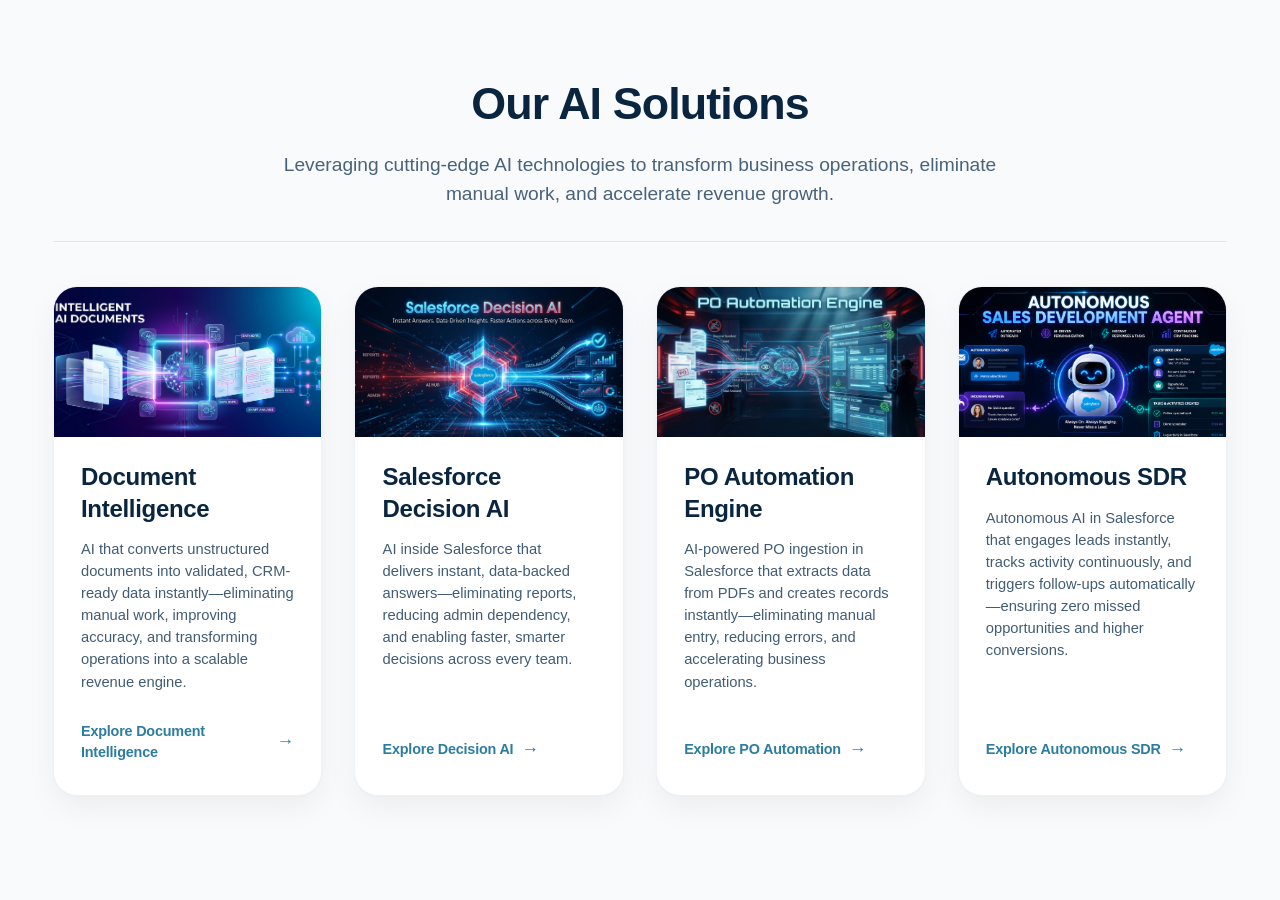
<file: index.html>
<!DOCTYPE html>
<html lang="en">
<head>
  <meta charset="UTF-8">
  <meta name="viewport" content="width=device-width, initial-scale=1.0, user-scalable=yes, maximum-scale=1.5">
  <title>AI Transformation Solutions | Document Intelligence & Salesforce AI</title>
  <style>
    * {
      margin: 0;
      padding: 0;
      box-sizing: border-box;
    }

    body {
      font-family: 'Inter', -apple-system, BlinkMacSystemFont, 'Segoe UI', Roboto, Helvetica, Arial, sans-serif;
      background: #f8fafc;
      color: #0a2540;
      line-height: 1.4;
      display: flex;
      justify-content: center;
      align-items: center;
      min-height: 100vh;
      padding: 1.8rem;
    }

    .container {
      max-width: 1350px;
      width: 100%;
      margin: 0 auto;
      padding: 2rem 1.5rem 3.5rem;
    }

    .main-title {
      font-size: 2.8rem;
      font-weight: 700;
      letter-spacing: -0.02em;
      color: #0a2540;
      margin-bottom: 1rem;
      text-align: center;
    }

    .tagline {
      text-align: center;
      font-size: 1.2rem;
      color: #4a627a;
      max-width: 750px;
      margin: 0 auto 2rem auto;
      font-weight: 450;
      line-height: 1.5;
    }

    .section-separator {
      width: 100%;
      height: 1px;
      background: #e2e8f0;
      margin: 1.2rem 0 2.8rem 0;
    }

    /* 4 cards grid – adapts to 2 per row on smaller screens, 4 columns on wide */
    .solutions-grid {
      display: grid;
      grid-template-columns: repeat(4, 1fr);
      gap: 2rem;
      margin: 2rem 0 0.5rem;
    }

    .solution-card {
      background: #ffffff;
      border-radius: 1.5rem;
      overflow: hidden;
      box-shadow: 0 12px 30px rgba(0, 0, 0, 0.05), 0 1px 2px rgba(0, 0, 0, 0.02);
      transition: all 0.25s ease;
      border: 1px solid #eef2f6;
      cursor: pointer;
      display: flex;
      flex-direction: column;
    }

    .solution-card:hover {
      transform: translateY(-6px);
      box-shadow: 0 24px 40px -16px rgba(0, 0, 0, 0.12);
      border-color: #dce5ec;
    }

    /* card top image */
    .card-image {
      width: 100%;
      height: 150px;
      object-fit: cover;
      display: block;
      background: #e9edf2;
      transition: transform 0.35s ease;
    }

    .solution-card:hover .card-image {
      transform: scale(1.03);
    }

    .card-content {
      padding: 1.5rem 1.7rem 2rem 1.7rem;
      display: flex;
      flex-direction: column;
      flex: 1;
    }

    .solution-card h3 {
      font-size: 1.5rem;
      font-weight: 700;
      margin-bottom: 0.9rem;
      color: #0a2540;
      letter-spacing: -0.3px;
      line-height: 1.3;
    }

    .solution-card p {
      font-size: 0.92rem;
      color: #425c74;
      line-height: 1.5;
      margin-bottom: 1.8rem;
      flex: 1;
    }

    .explore-link {
      display: inline-flex;
      align-items: center;
      gap: 0.5rem;
      font-weight: 600;
      font-size: 0.9rem;
      color: #2c7da0;
      text-decoration: none;
      border-bottom: 1.5px solid transparent;
      transition: 0.2s;
      letter-spacing: -0.2px;
      margin-top: auto;
      width: fit-content;
    }

    .explore-link:hover {
      color: #1f5e7e;
      gap: 0.7rem;
    }

    .explore-link span {
      font-size: 1.1rem;
      transition: transform 0.15s;
    }

    .explore-link:hover span {
      transform: translateX(3px);
    }

    /* Responsive adjustments */
    @media (max-width: 1100px) {
      .solutions-grid {
        grid-template-columns: repeat(2, 1fr);
        gap: 1.8rem;
      }
      .main-title {
        font-size: 2.4rem;
      }
    }

    @media (max-width: 640px) {
      .solutions-grid {
        grid-template-columns: 1fr;
        max-width: 480px;
        margin-left: auto;
        margin-right: auto;
      }
      .solution-card h3 {
        font-size: 1.5rem;
      }
      .main-title {
        font-size: 1.9rem;
      }
      .tagline {
        font-size: 1rem;
      }
      .card-image {
        height: 170px;
      }
    }

    /* Toast notification style */
    .nav-toast {
      position: fixed;
      bottom: 28px;
      left: 50%;
      transform: translateX(-50%);
      background: #1f2e3a;
      color: white;
      padding: 10px 24px;
      border-radius: 60px;
      font-size: 0.85rem;
      font-weight: 500;
      z-index: 1000;
      box-shadow: 0 8px 20px rgba(0,0,0,0.2);
      backdrop-filter: blur(8px);
      background: rgba(15, 35, 50, 0.92);
      letter-spacing: -0.2px;
      pointer-events: none;
      opacity: 0;
      transition: opacity 0.2s;
      white-space: nowrap;
    }

    @media (max-width: 560px) {
      .nav-toast {
        white-space: normal;
        text-align: center;
        width: 85%;
        font-size: 0.75rem;
      }
    }

    .container {
      animation: fadeIn 0.5s ease;
    }

    @keyframes fadeIn {
      from { opacity: 0; transform: translateY(8px); }
      to { opacity: 1; transform: translateY(0); }
    }
  </style>
</head>
<body>
<div class="container">
  <h1 class="main-title">Our AI Solutions</h1>
  <div class="tagline">Leveraging cutting-edge AI technologies to transform business operations, eliminate manual work, and accelerate revenue growth.</div>
  
  <div class="section-separator"></div>

  <!-- 4 new cards exactly as requested -->
  <div class="solutions-grid">
    <!-- Card 1: Document Intelligence -->
    <div class="solution-card" data-solution-type="document-intelligence">
      <img class="card-image" src="solution1.png" alt="Document Intelligence AI processing" loading="lazy">
      <div class="card-content">
        <h3>Document Intelligence</h3>
        <p>AI that converts unstructured documents into validated, CRM-ready data instantly—eliminating manual work, improving accuracy, and transforming operations into a scalable revenue engine.</p>
        <a href="solution1.html" class="explore-link" data-solution="doc-intel">Explore Document Intelligence <span>→</span></a>
      </div>
    </div>

    <!-- Card 2: Salesforce Decision AI -->
    <div class="solution-card" data-solution-type="salesforce-decision-ai">
      <img class="card-image" src="solution2.png" alt="Salesforce Decision AI dashboard" loading="lazy">
      <div class="card-content">
        <h3>Salesforce Decision AI</h3>
        <p>AI inside Salesforce that delivers instant, data-backed answers—eliminating reports, reducing admin dependency, and enabling faster, smarter decisions across every team.</p>
        <a href="solution%202.html" class="explore-link" data-solution="decision-ai">Explore Decision AI <span>→</span></a>
      </div>
    </div>

    <!-- Card 3: PO Automation Engine -->
    <div class="solution-card" data-solution-type="po-automation">
      <img class="card-image" src="solution3.png" alt="PO Automation in Salesforce" loading="lazy">
      <div class="card-content">
        <h3>PO Automation Engine</h3>
        <p>AI-powered PO ingestion in Salesforce that extracts data from PDFs and creates records instantly—eliminating manual entry, reducing errors, and accelerating business operations.</p>
        <a href="solution3.html" class="explore-link" data-solution="po-automation">Explore PO Automation <span>→</span></a>
      </div>
    </div>

    <!-- Card 4: Autonomous SDR -->
    <div class="solution-card" data-solution-type="autonomous-sdr">
      <img class="card-image" src="solution4.png" alt="Autonomous SDR AI agent" loading="lazy">
      <div class="card-content">
        <h3>Autonomous SDR</h3>
        <p>Autonomous AI in Salesforce that engages leads instantly, tracks activity continuously, and triggers follow-ups automatically—ensuring zero missed opportunities and higher conversions.</p>
        <a href="solution4.html" class="explore-link" data-solution="autonomous-sdr">Explore Autonomous SDR <span>→</span></a>
      </div>
    </div>
  </div>
</div>

<!-- Toast notification (no extra detail sections, only pleasant feedback) -->
<script>
  (function() {
    let toastElement = null;

    function showMessage(message, duration = 2200) {
      if (!toastElement) {
        toastElement = document.createElement('div');
        toastElement.className = 'nav-toast';
        document.body.appendChild(toastElement);
      }
      toastElement.textContent = message;
      toastElement.style.opacity = '1';
      clearTimeout(window.toastTimer);
      window.toastTimer = setTimeout(() => {
        if (toastElement) toastElement.style.opacity = '0';
      }, duration);
    }

    function getSolutionName(card) {
      const heading = card.querySelector('h3')?.innerText || '';
      if (heading.includes('Document Intelligence')) return 'Document Intelligence';
      if (heading.includes('Decision AI')) return 'Salesforce Decision AI';
      if (heading.includes('PO Automation')) return 'PO Automation Engine';
      if (heading.includes('Autonomous SDR')) return 'Autonomous SDR';
      return 'this solution';
    }

    const cards = document.querySelectorAll('.solution-card');
    cards.forEach(card => {
      card.addEventListener('click', (e) => {
        if (e.target.closest('.explore-link')) return;
        const solutionName = getSolutionName(card);
        showMessage(`✨ Navigating to ${solutionName} — discover how it transforms your workflow.`, 2300);
      });
      card.style.cursor = 'pointer';
    });

    console.log('Four AI solution cards ready: Document Intelligence, Decision AI, PO Automation, Autonomous SDR.');
  })();
</script>
</body>
</html>
</file>
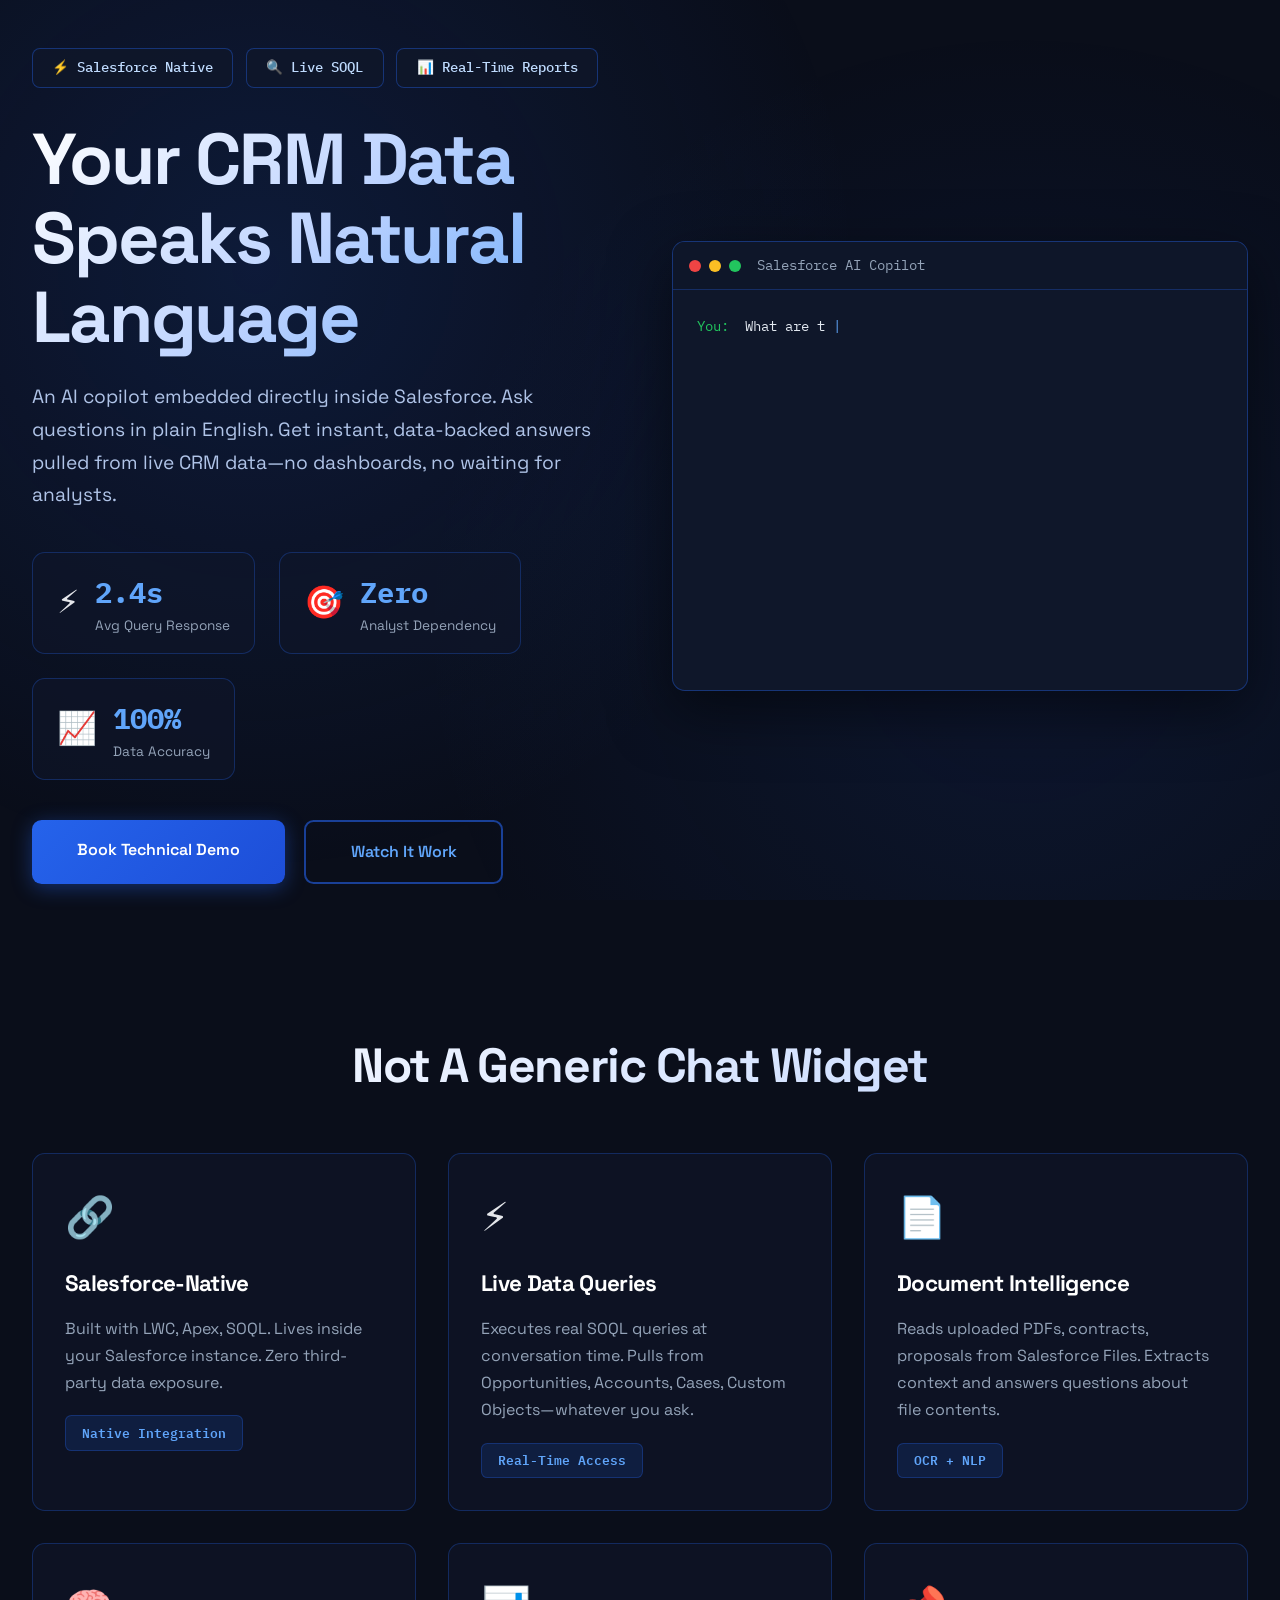
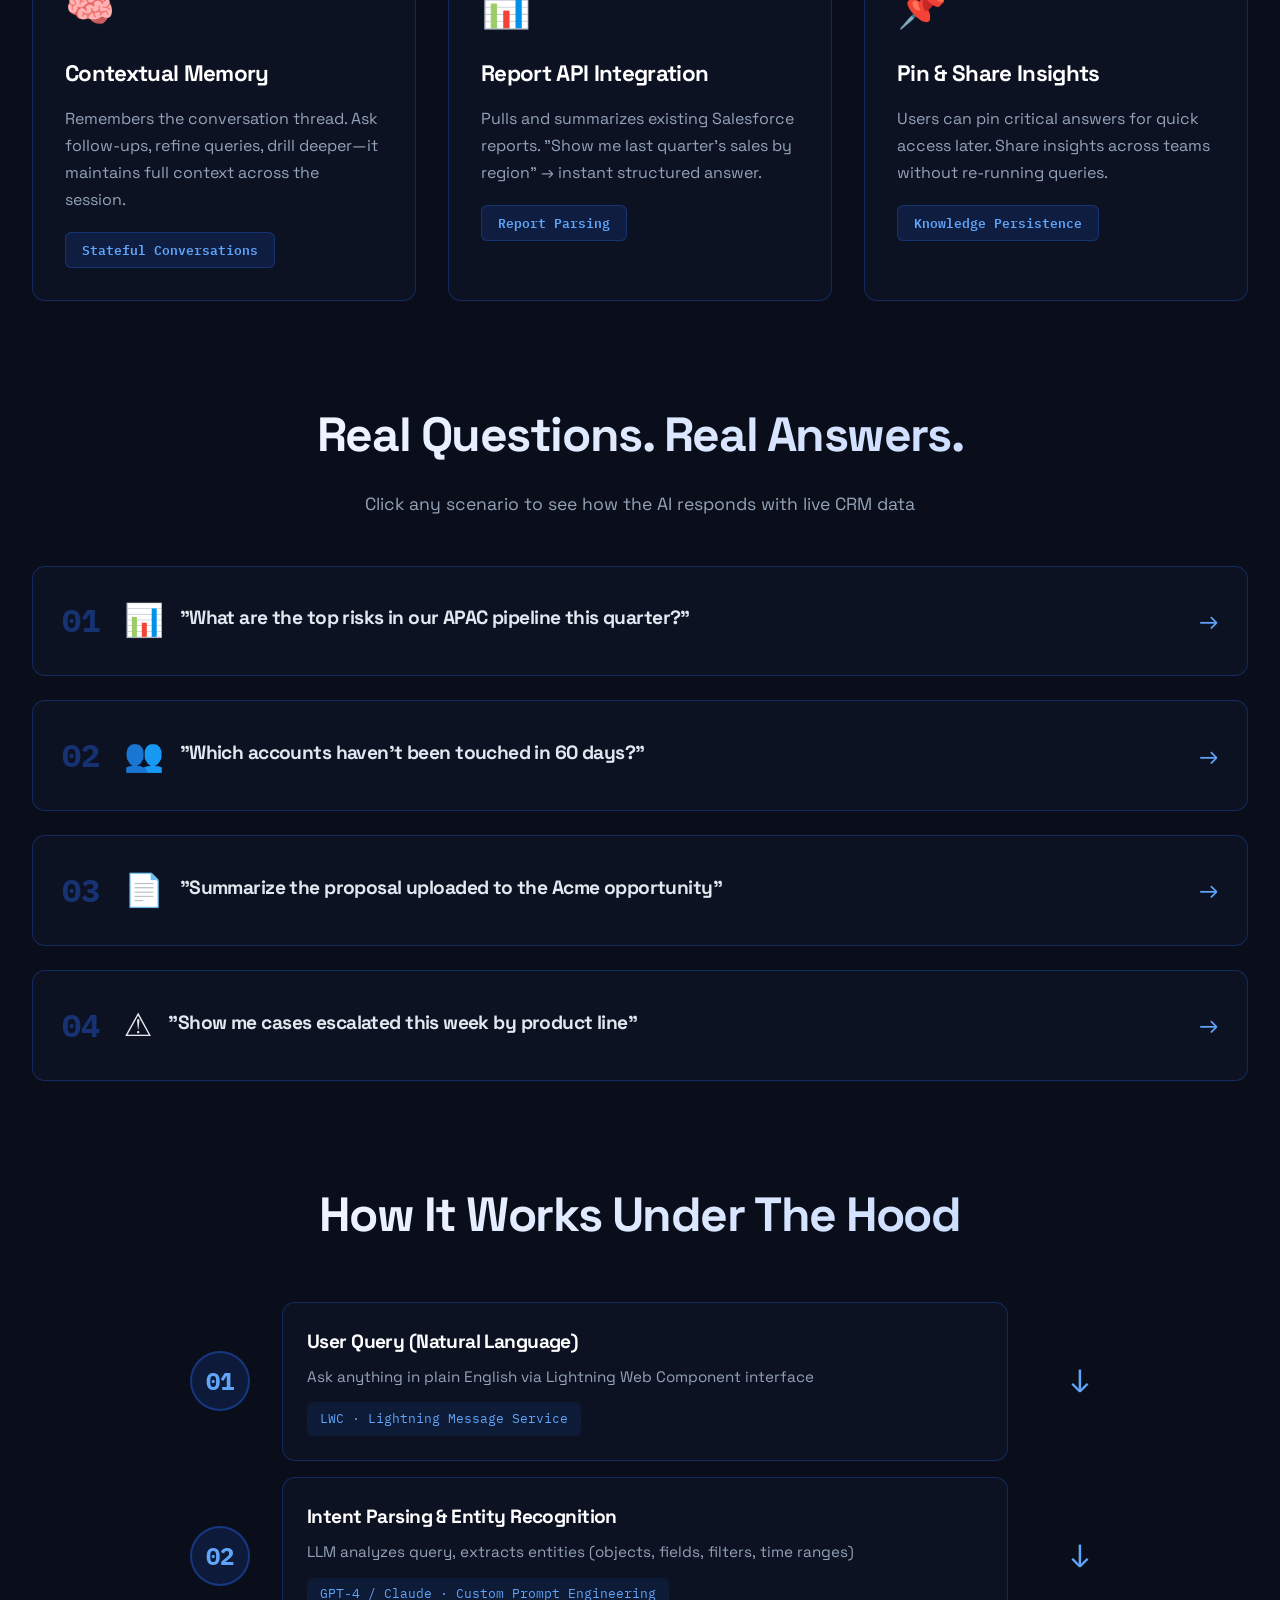
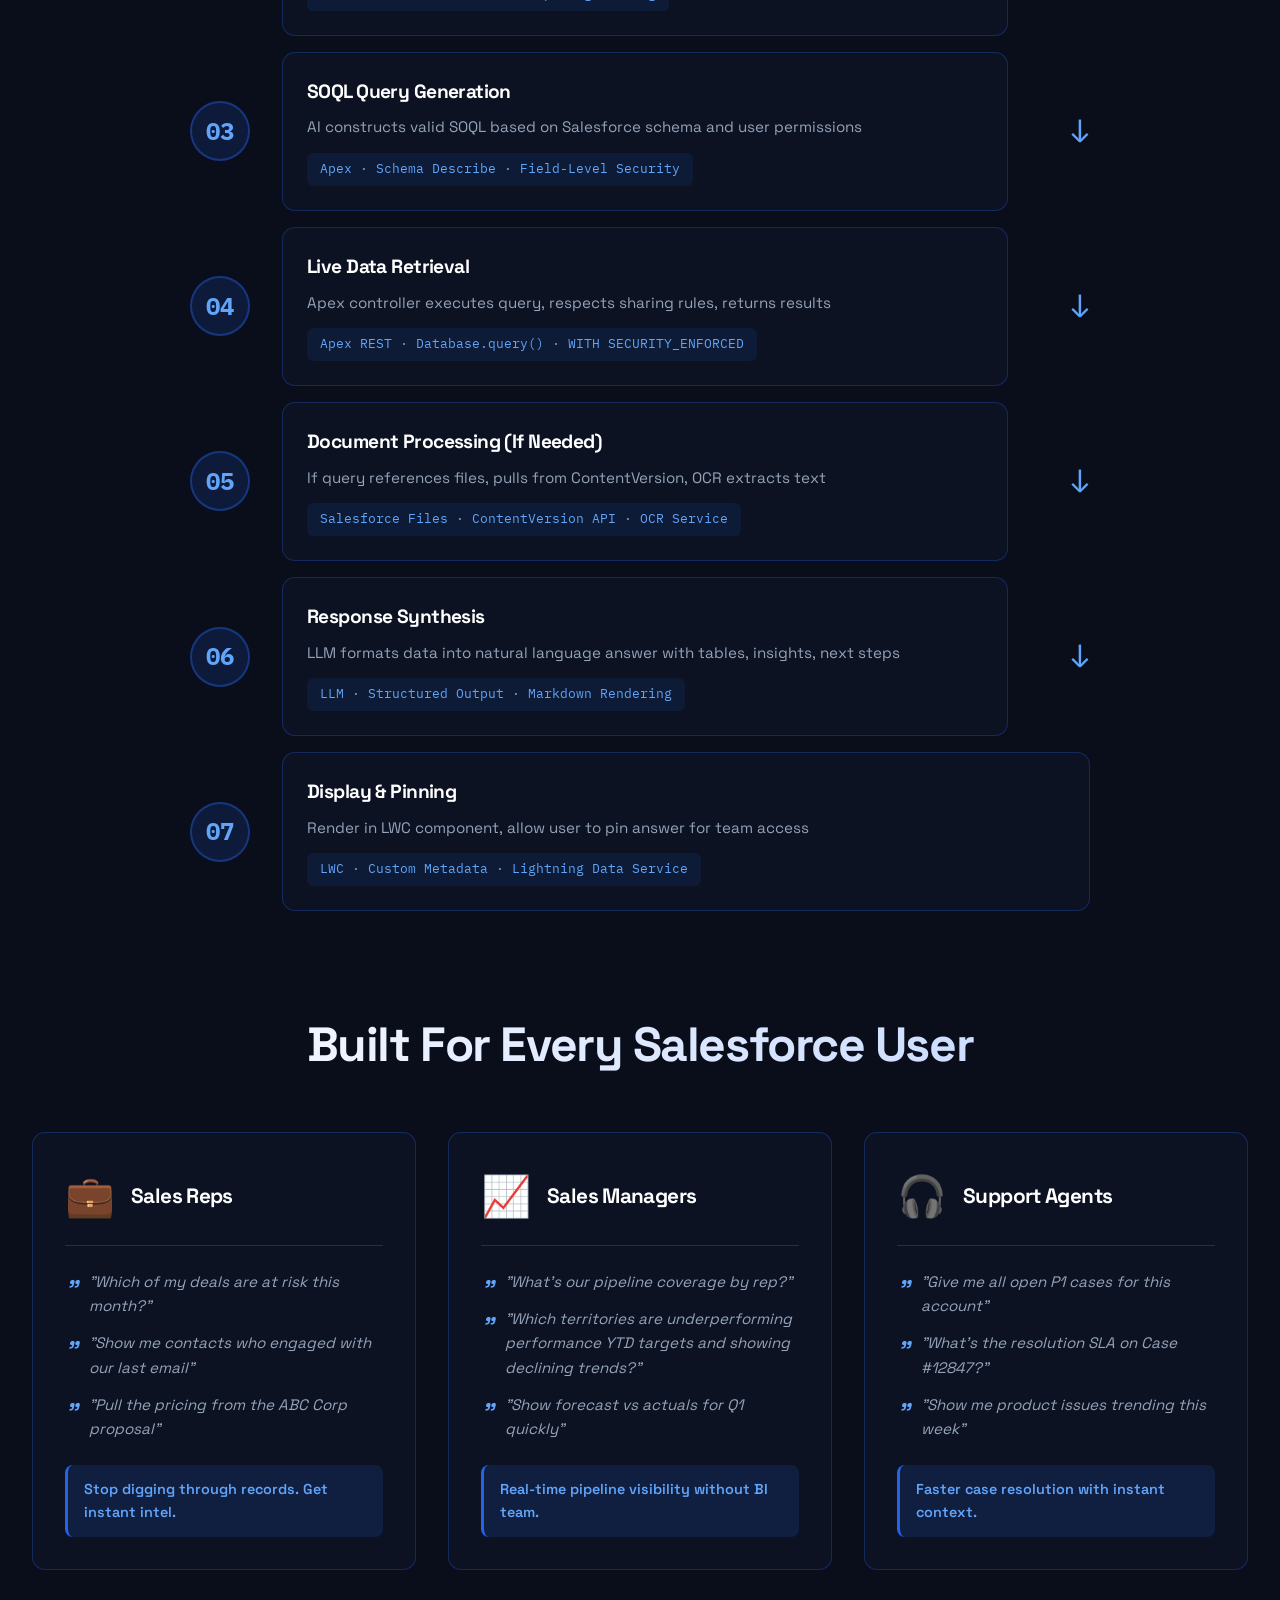
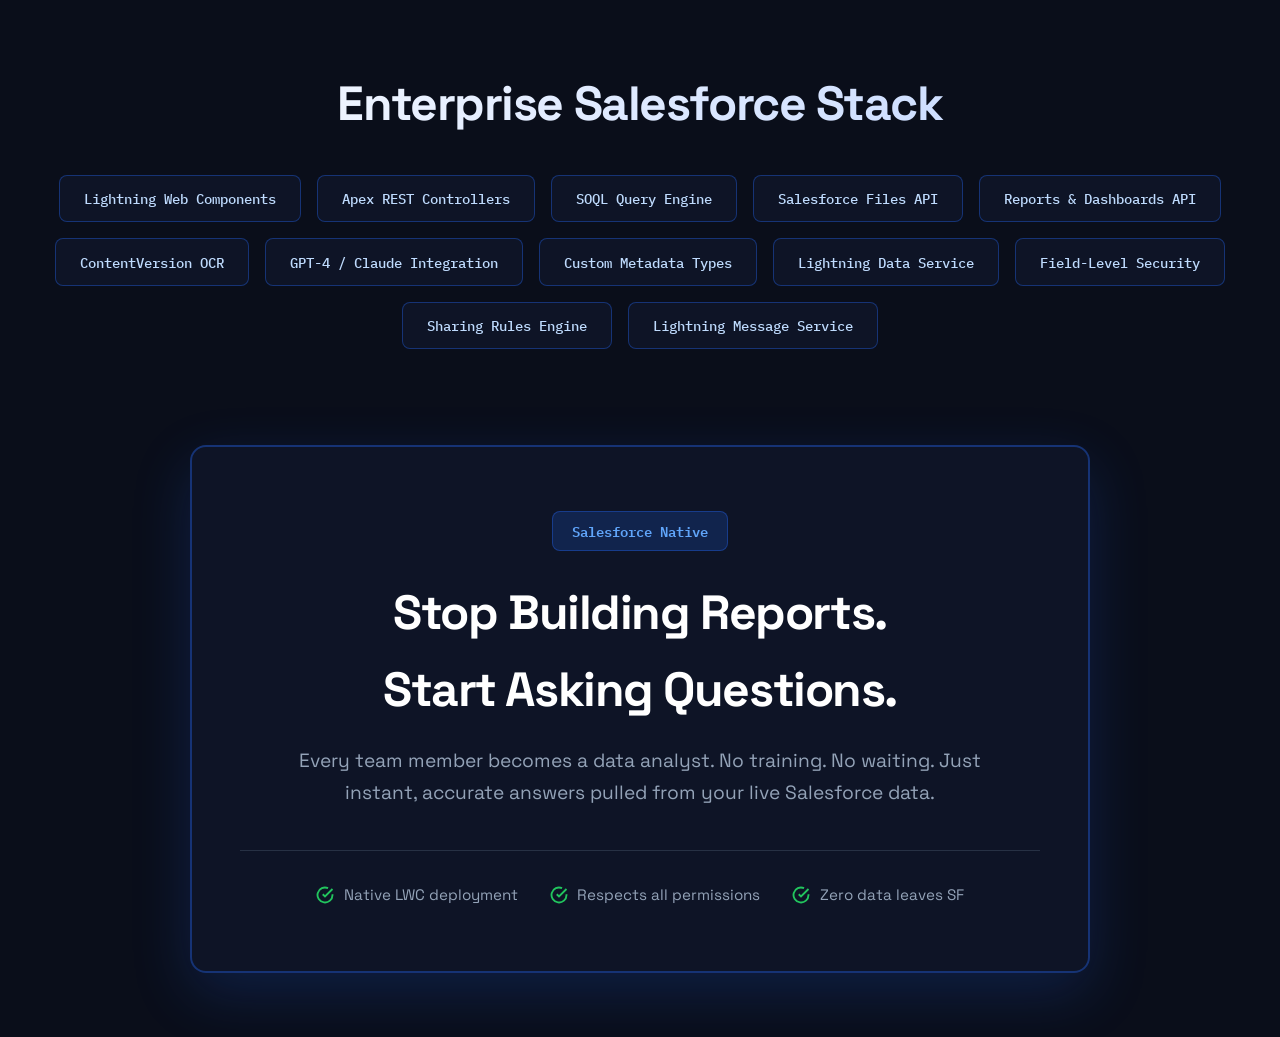
<file: solution 2.html>
<!DOCTYPE html>
<html lang="en">
<head>
  <meta charset="UTF-8">
  <meta name="viewport" content="width=device-width, initial-scale=1.0">
  <title>Salesforce-Native AI Copilot • Intelligence Inside Your CRM</title>
  <link rel="preconnect" href="https://fonts.googleapis.com">
  <link rel="preconnect" href="https://fonts.gstatic.com" crossorigin>
  <link href="https://fonts.googleapis.com/css2?family=Space+Grotesk:wght@400;500;600;700&family=IBM+Plex+Mono:wght@400;500;600&display=swap" rel="stylesheet">
  <link rel="stylesheet" href="solution2.css">
</head>
<body>
  <div class="grid-background"></div>
  <div class="content-wrapper">
    
    <!-- Hero with terminal-style interaction -->
    <section class="hero fade-up" id="heroSection">
      <div class="hero-text">
        <div class="badge-row">
          <span class="badge">⚡ Salesforce Native</span>
          <span class="badge badge-glow">🔍 Live SOQL</span>
          <span class="badge">📊 Real-Time Reports</span>
        </div>
        <h1>Your CRM Data<br/>Speaks Natural Language</h1>
        <p class="hero-sub">An AI copilot embedded directly inside Salesforce. Ask questions in plain English. Get instant, data-backed answers pulled from live CRM data—no dashboards, no waiting for analysts.</p>
        
        <div class="hero-stats">
          <div class="stat-block">
            <div class="stat-icon">⚡</div>
            <div class="stat-content">
              <div class="stat-value">2.4s</div>
              <div class="stat-label">Avg Query Response</div>
            </div>
          </div>
          <div class="stat-block">
            <div class="stat-icon">🎯</div>
            <div class="stat-content">
              <div class="stat-value">Zero</div>
              <div class="stat-label">Analyst Dependency</div>
            </div>
          </div>
          <div class="stat-block">
            <div class="stat-icon">📈</div>
            <div class="stat-content">
              <div class="stat-value">100%</div>
              <div class="stat-label">Data Accuracy</div>
            </div>
          </div>
        </div>

        <div class="cta-row">
          <a href="https://astreait.com/contact-us/" class="primary-btn">Book Technical Demo</a>
          <a href="#architecture" class="secondary-btn">Watch It Work</a>
        </div>
      </div>
      
      <div class="hero-visual">
        <div class="terminal-window">
          <div class="terminal-header">
            <div class="terminal-dots">
              <span class="dot red"></span>
              <span class="dot yellow"></span>
              <span class="dot green"></span>
            </div>
            <div class="terminal-title">Salesforce AI Copilot</div>
          </div>
          <div class="terminal-body">
            <div class="terminal-line">
              <span class="prompt">You:</span>
              <span class="input-text typed-text"></span>
              <span class="cursor">|</span>
            </div>
            <div class="terminal-response hidden" id="response1">
              <span class="prompt-ai">AI:</span>
              <span class="response-text">Analyzing APAC pipeline...</span>
            </div>
            <div class="terminal-data hidden" id="data1">
              <div class="data-header">Running SOQL: SELECT Name, Amount, StageName, Probability FROM Opportunity WHERE Region__c = 'APAC'...</div>
              <div class="data-table">
                <div class="data-row header">
                  <span>Opportunity</span>
                  <span>Amount</span>
                  <span>Risk Level</span>
                </div>
                <div class="data-row">
                  <span>Acme Corp Renewal</span>
                  <span>$890K</span>
                  <span class="risk high">HIGH</span>
                </div>
                <div class="data-row">
                  <span>TechStart Expansion</span>
                  <span>$450K</span>
                  <span class="risk medium">MEDIUM</span>
                </div>
                <div class="data-row">
                  <span>Global Systems Deal</span>
                  <span>$1.2M</span>
                  <span class="risk high">HIGH</span>
                </div>
              </div>
              <div class="data-summary">
                <strong>Key Risks:</strong> 2 high-value deals ($2.09M) stuck in Negotiation stage for 45+ days. Contact owners: Sarah Kim, Mike Chen.
              </div>
            </div>
          </div>
        </div>
      </div>
    </section>

    <!-- What Makes It Different -->
    <section class="difference-section fade-up">
      <h2 class="section-title">Not A Generic Chat Widget</h2>
      <div class="difference-grid">
        <div class="diff-card">
          <div class="diff-icon">🔗</div>
          <h3>Salesforce-Native</h3>
          <p>Built with LWC, Apex, SOQL. Lives inside your Salesforce instance. Zero third-party data exposure.</p>
          <div class="diff-badge">Native Integration</div>
        </div>
        <div class="diff-card">
          <div class="diff-icon">⚡</div>
          <h3>Live Data Queries</h3>
          <p>Executes real SOQL queries at conversation time. Pulls from Opportunities, Accounts, Cases, Custom Objects—whatever you ask.</p>
          <div class="diff-badge">Real-Time Access</div>
        </div>
        <div class="diff-card">
          <div class="diff-icon">📄</div>
          <h3>Document Intelligence</h3>
          <p>Reads uploaded PDFs, contracts, proposals from Salesforce Files. Extracts context and answers questions about file contents.</p>
          <div class="diff-badge">OCR + NLP</div>
        </div>
        <div class="diff-card">
          <div class="diff-icon">🧠</div>
          <h3>Contextual Memory</h3>
          <p>Remembers the conversation thread. Ask follow-ups, refine queries, drill deeper—it maintains full context across the session.</p>
          <div class="diff-badge">Stateful Conversations</div>
        </div>
        <div class="diff-card">
          <div class="diff-icon">📊</div>
          <h3>Report API Integration</h3>
          <p>Pulls and summarizes existing Salesforce reports. "Show me last quarter's sales by region" → instant structured answer.</p>
          <div class="diff-badge">Report Parsing</div>
        </div>
        <div class="diff-card">
          <div class="diff-icon">📌</div>
          <h3>Pin & Share Insights</h3>
          <p>Users can pin critical answers for quick access later. Share insights across teams without re-running queries.</p>
          <div class="diff-badge">Knowledge Persistence</div>
        </div>
      </div>
    </section>

    <!-- Interactive Demo Scenarios -->
    <section class="demo-scenarios fade-up" id="demo">
      <h2 class="section-title">Real Questions. Real Answers.</h2>
      <p class="section-subtitle">Click any scenario to see how the AI responds with live CRM data</p>
      
      <div class="scenario-grid">
        <div class="scenario-card" onclick="activateScenario(1)">
          <div class="scenario-number">01</div>
          <div class="scenario-content">
            <div class="scenario-icon">📊</div>
            <h3>"What are the top risks in our APAC pipeline this quarter?"</h3>
          </div>
          <div class="scenario-arrow">→</div>
        </div>

        <div class="scenario-card" onclick="activateScenario(2)">
          <div class="scenario-number">02</div>
          <div class="scenario-content">
            <div class="scenario-icon">👥</div>
            <h3>"Which accounts haven't been touched in 60 days?"</h3>
          </div>
          <div class="scenario-arrow">→</div>
        </div>

        <div class="scenario-card" onclick="activateScenario(3)">
          <div class="scenario-number">03</div>
          <div class="scenario-content">
            <div class="scenario-icon">📄</div>
            <h3>"Summarize the proposal uploaded to the Acme opportunity"</h3>
          </div>
          <div class="scenario-arrow">→</div>
        </div>

        <div class="scenario-card" onclick="activateScenario(4)">
          <div class="scenario-number">04</div>
          <div class="scenario-content">
            <div class="scenario-icon">⚠️</div>
            <h3>"Show me cases escalated this week by product line"</h3>
          </div>
          <div class="scenario-arrow">→</div>
        </div>
      </div>

      <div class="scenario-result" id="scenarioResult">
        <div class="result-header">
          <span class="result-label">AI Response</span>
          <button class="close-btn" onclick="closeScenario()">✕</button>
        </div>
        <div class="result-body" id="resultBody">
          <!-- Dynamic content loads here -->
        </div>
      </div>
    </section>

    <!-- Architecture Deep Dive -->
    <section class="architecture-section fade-up" id="architecture">
      <h2 class="section-title">How It Works Under The Hood</h2>
      <div class="arch-container">
        <div class="arch-layer">
          <div class="layer-number">01</div>
          <div class="layer-content">
            <h3>User Query (Natural Language)</h3>
            <p>Ask anything in plain English via Lightning Web Component interface</p>
            <div class="layer-tech">LWC · Lightning Message Service</div>
          </div>
          <div class="layer-arrow">↓</div>
        </div>

        <div class="arch-layer">
          <div class="layer-number">02</div>
          <div class="layer-content">
            <h3>Intent Parsing & Entity Recognition</h3>
            <p>LLM analyzes query, extracts entities (objects, fields, filters, time ranges)</p>
            <div class="layer-tech">GPT-4 / Claude · Custom Prompt Engineering</div>
          </div>
          <div class="layer-arrow">↓</div>
        </div>

        <div class="arch-layer">
          <div class="layer-number">03</div>
          <div class="layer-content">
            <h3>SOQL Query Generation</h3>
            <p>AI constructs valid SOQL based on Salesforce schema and user permissions</p>
            <div class="layer-tech">Apex · Schema Describe · Field-Level Security</div>
          </div>
          <div class="layer-arrow">↓</div>
        </div>

        <div class="arch-layer">
          <div class="layer-number">04</div>
          <div class="layer-content">
            <h3>Live Data Retrieval</h3>
            <p>Apex controller executes query, respects sharing rules, returns results</p>
            <div class="layer-tech">Apex REST · Database.query() · WITH SECURITY_ENFORCED</div>
          </div>
          <div class="layer-arrow">↓</div>
        </div>

        <div class="arch-layer">
          <div class="layer-number">05</div>
          <div class="layer-content">
            <h3>Document Processing (If Needed)</h3>
            <p>If query references files, pulls from ContentVersion, OCR extracts text</p>
            <div class="layer-tech">Salesforce Files · ContentVersion API · OCR Service</div>
          </div>
          <div class="layer-arrow">↓</div>
        </div>

        <div class="arch-layer">
          <div class="layer-number">06</div>
          <div class="layer-content">
            <h3>Response Synthesis</h3>
            <p>LLM formats data into natural language answer with tables, insights, next steps</p>
            <div class="layer-tech">LLM · Structured Output · Markdown Rendering</div>
          </div>
          <div class="layer-arrow">↓</div>
        </div>

        <div class="arch-layer last">
          <div class="layer-number">07</div>
          <div class="layer-content">
            <h3>Display & Pinning</h3>
            <p>Render in LWC component, allow user to pin answer for team access</p>
            <div class="layer-tech">LWC · Custom Metadata · Lightning Data Service</div>
          </div>
        </div>
      </div>
    </section>

    <!-- Use Cases By Role -->
    <section class="roles-section fade-up">
      <h2 class="section-title">Built For Every Salesforce User</h2>
      <div class="roles-grid">
        <div class="role-card">
          <div class="role-header">
            <div class="role-icon">💼</div>
            <h3>Sales Reps</h3>
          </div>
          <ul class="role-questions">
            <li>"Which of my deals are at risk this month?"</li>
            <li>"Show me contacts who engaged with our last email"</li>
            <li>"Pull the pricing from the ABC Corp proposal"</li>
          </ul>
          <div class="role-impact">Stop digging through records. Get instant intel.</div>
        </div>

        <div class="role-card">
          <div class="role-header">
            <div class="role-icon">📈</div>
            <h3>Sales Managers</h3>
          </div>
          <ul class="role-questions">
            <li>"What's our pipeline coverage by rep?"</li>
            <li>"Which territories are underperforming performance YTD targets and showing declining trends?"</li>
            <li>"Show forecast vs actuals for Q1 quickly"</li>
          </ul>
          <div class="role-impact">Real-time pipeline visibility without BI team.</div>
        </div>

        <div class="role-card">
          <div class="role-header">
            <div class="role-icon">🎧</div>
            <h3>Support Agents</h3>
          </div>
          <ul class="role-questions">
            <li>"Give me all open P1 cases for this account"</li>
            <li>"What's the resolution SLA on Case #12847?"</li>
            <li>"Show me product issues trending this week"</li>
          </ul>
          <div class="role-impact">Faster case resolution with instant context.</div>
        </div>

        
    </section>

  

    <!-- Tech Stack -->
    <section class="tech-section fade-up">
      <h3 class="section-title">Enterprise Salesforce Stack</h3>
      <div class="tech-badges">
        <span class="tech-badge">Lightning Web Components</span>
        <span class="tech-badge">Apex REST Controllers</span>
        <span class="tech-badge">SOQL Query Engine</span>
        <span class="tech-badge">Salesforce Files API</span>
        <span class="tech-badge">Reports & Dashboards API</span>
        <span class="tech-badge">ContentVersion OCR</span>
        <span class="tech-badge">GPT-4 / Claude Integration</span>
        <span class="tech-badge">Custom Metadata Types</span>
        <span class="tech-badge">Lightning Data Service</span>
        <span class="tech-badge">Field-Level Security</span>
        <span class="tech-badge">Sharing Rules Engine</span>
        <span class="tech-badge">Lightning Message Service</span>
      </div>
    </section>

    <!-- Final CTA -->
    <section class="final-cta fade-up">
      <div class="cta-box">
        <div class="cta-badge">Salesforce Native</div>
        <h2>Stop Building Reports.<br/>Start Asking Questions.</h2>
        <p>Every team member becomes a data analyst. No training. No waiting. Just instant, accurate answers pulled from your live Salesforce data.</p>
        
        <div class="cta-features">
          <div class="feature-item">
            <svg width="18" height="18" viewBox="0 0 24 24" fill="none" stroke="#22c55e" stroke-width="2.5"><path d="M22 11.08V12a10 10 0 11-5.93-9.14"/><polyline points="22 4 12 14.01 9 11.01"/></svg>
            <span>Native LWC deployment</span>
          </div>
          <div class="feature-item">
            <svg width="18" height="18" viewBox="0 0 24 24" fill="none" stroke="#22c55e" stroke-width="2.5"><path d="M22 11.08V12a10 10 0 11-5.93-9.14"/><polyline points="22 4 12 14.01 9 11.01"/></svg>
            <span>Respects all permissions</span>
          </div>
          <div class="feature-item">
            <svg width="18" height="18" viewBox="0 0 24 24" fill="none" stroke="#22c55e" stroke-width="2.5"><path d="M22 11.08V12a10 10 0 11-5.93-9.14"/><polyline points="22 4 12 14.01 9 11.01"/></svg>
            <span>Zero data leaves SF</span>
          </div>
        </div>
      </div>
    </section>

  </div>

  <script>

     // Fade-up scroll animations
(function() {
  const fadeElements = document.querySelectorAll('.fade-up');
  function checkVisibility() {
    fadeElements.forEach(el => {
      const rect = el.getBoundingClientRect();
      const windowHeight = window.innerHeight || document.documentElement.clientHeight;
      if (rect.top <= windowHeight - 80 && rect.bottom >= 0) {
        el.classList.add('visible');
      }
    });
  }
  window.addEventListener('scroll', checkVisibility);
  window.addEventListener('resize', checkVisibility);
  setTimeout(checkVisibility, 120);
  document.addEventListener('DOMContentLoaded', checkVisibility);
})();

// Terminal typing animation
const queries = [
  "What are the top risks in our APAC pipeline this quarter?",
  "Which accounts haven't been touched in 60 days?",
  "Show me cases escalated this week by product line",
  "Summarize our Q1 forecast vs actuals"
];

let currentQueryIndex = 0;
let charIndex = 0;
let isDeleting = false;
let typingSpeed = 80;

function typeQuery() {
  const typedTextElement = document.querySelector('.typed-text');
  if (!typedTextElement) return;

  const currentQuery = queries[currentQueryIndex];
  
  if (isDeleting) {
    typedTextElement.textContent = currentQuery.substring(0, charIndex - 1);
    charIndex--;
    typingSpeed = 40;
  } else {
    typedTextElement.textContent = currentQuery.substring(0, charIndex + 1);
    charIndex++;
    typingSpeed = 80;
  }

  // Show response when query is fully typed
  if (!isDeleting && charIndex === currentQuery.length) {
    setTimeout(() => {
      document.getElementById('response1').classList.remove('hidden');
      setTimeout(() => {
        document.getElementById('data1').classList.remove('hidden');
      }, 1000);
    }, 500);
    
    setTimeout(() => {
      isDeleting = true;
      // Hide response before deleting
      document.getElementById('response1').classList.add('hidden');
      document.getElementById('data1').classList.add('hidden');
    }, 5000);
  }

  // Move to next query
  if (isDeleting && charIndex === 0) {
    isDeleting = false;
    currentQueryIndex = (currentQueryIndex + 1) % queries.length;
    setTimeout(typeQuery, 1000);
    return;
  }

  setTimeout(typeQuery, typingSpeed);
}

// Start typing animation when page loads
setTimeout(() => {
  typeQuery();
}, 1000);

// Scenario activation
const scenarioData = {
  1: {
    title: "APAC Pipeline Risks",
    query: "SELECT Name, Amount, StageName, Probability, DaysInStage__c FROM Opportunity WHERE Region__c = 'APAC' AND CloseDate = THIS_QUARTER",
    data: `
      <div class="data-header">Query executed: Opportunity object, APAC region, current quarter</div>
      <div class="data-table">
        <div class="data-row header">
          <span>Opportunity</span>
          <span>Amount</span>
          <span>Days in Stage</span>
          <span>Risk</span>
        </div>
        <div class="data-row">
          <span>Acme Corp Renewal</span>
          <span>$890,000</span>
          <span>47 days</span>
          <span class="risk high">HIGH</span>
        </div>
        <div class="data-row">
          <span>Global Systems Deal</span>
          <span>$1,200,000</span>
          <span>52 days</span>
          <span class="risk high">HIGH</span>
        </div>
        <div class="data-row">
          <span>TechStart Expansion</span>
          <span>$450,000</span>
          <span>28 days</span>
          <span class="risk medium">MEDIUM</span>
        </div>
      </div>
      <div class="data-summary">
        <strong>Analysis:</strong> 2 high-value opportunities ($2.09M combined) have been in Negotiation stage for 45+ days. 
        Owners: Sarah Kim, Mike Chen. Recommended action: Executive sponsor engagement to unblock decision-makers.
      </div>
    `
  },
  2: {
    title: "Neglected Accounts",
    query: "SELECT Name, LastActivityDate, AnnualRevenue FROM Account WHERE LastActivityDate < LAST_N_DAYS:60 AND AnnualRevenue > 500000",
    data: `
      <div class="data-header">Query executed: Account object, activity history analysis</div>
      <div class="data-table">
        <div class="data-row header">
          <span>Account Name</span>
          <span>Annual Revenue</span>
          <span>Last Touch</span>
        </div>
        <div class="data-row">
          <span>Apex Industries</span>
          <span>$2.4M</span>
          <span>87 days ago</span>
        </div>
        <div class="data-row">
          <span>DataCorp Solutions</span>
          <span>$1.8M</span>
          <span>72 days ago</span>
        </div>
        <div class="data-row">
          <span>Global Manufacturing</span>
          <span>$950K</span>
          <span>65 days ago</span>
        </div>
      </div>
      <div class="data-summary">
        <strong>Risk Alert:</strong> 3 high-value accounts ($5.15M annual revenue) with no activity in 60+ days. 
        Churn risk elevated. Suggested: Schedule executive QBR calls this week.
      </div>
    `
  },
  3: {
    title: "Document Summary",
    query: "ContentVersion API → OCR extraction from Salesforce Files",
    data: `
      <div class="data-header">Retrieved: Proposal_Acme_Q1_2026.pdf (uploaded Feb 14, 2026)</div>
      <div class="data-summary" style="margin-bottom: 1rem;">
        <strong>Document Type:</strong> Commercial Proposal<br>
        <strong>Total Value:</strong> $890,000 over 24 months<br>
        <strong>Payment Terms:</strong> Net 30, quarterly billing<br>
        <strong>Key Deliverables:</strong>
        <ul style="margin-top: 0.5rem; padding-left: 1.5rem;">
          <li>Enterprise license (500 users)</li>
          <li>24/7 premium support</li>
          <li>Custom integrations package</li>
          <li>Dedicated CSM for first 12 months</li>
        </ul>
        <strong>Decision Maker:</strong> Sarah Chen, VP Operations<br>
        <strong>Next Steps:</strong> Proposal review meeting scheduled Apr 30, 2026
      </div>
    `
  },
  4: {
    title: "Escalated Cases Analysis",
    query: "SELECT Id, Subject, ProductLine__c, Priority FROM Case WHERE Status = 'Escalated' AND CreatedDate = THIS_WEEK GROUP BY ProductLine__c",
    data: `
      <div class="data-header">Query executed: Case object, escalation analysis by product</div>
      <div class="data-table">
        <div class="data-row header">
          <span>Product Line</span>
          <span>Escalated Cases</span>
          <span>Trend</span>
        </div>
        <div class="data-row">
          <span>Cloud Platform</span>
          <span>12 cases</span>
          <span class="risk high">↑ 200%</span>
        </div>
        <div class="data-row">
          <span>Analytics Suite</span>
          <span>5 cases</span>
          <span class="risk medium">↑ 25%</span>
        </div>
        <div class="data-row">
          <span>Mobile SDK</span>
          <span>3 cases</span>
          <span style="color: #22c55e;">→ Stable</span>
        </div>
      </div>
      <div class="data-summary">
        <strong>Pattern Alert:</strong> Cloud Platform escalations spiked 200% this week. Common theme: API timeout errors after v3.2 release. 
        Engineering notified. Recommend customer communication about hotfix timeline.
      </div>
    `
  }
};

function activateScenario(num) {
  const resultDiv = document.getElementById('scenarioResult');
  const bodyDiv = document.getElementById('resultBody');
  
  const scenario = scenarioData[num];
  bodyDiv.innerHTML = `
    <div style="margin-bottom: 1rem;">
      <div style="color: #60a5fa; font-weight: 600; margin-bottom: 0.5rem;">${scenario.title}</div>
      <div style="color: #94a3b8; font-size: 0.85rem; padding: 0.5rem; background: rgba(37, 99, 235, 0.1); border-radius: 0.4rem;">
        ${scenario.query}
      </div>
    </div>
    ${scenario.data}
  `;
  
  resultDiv.classList.add('active');
  resultDiv.scrollIntoView({ behavior: 'smooth', block: 'nearest' });
}

function closeScenario() {
  document.getElementById('scenarioResult').classList.remove('active');
}

// Make functions global
window.activateScenario = activateScenario;
window.closeScenario = closeScenario;

  </script>
</body>
</html>
</file>
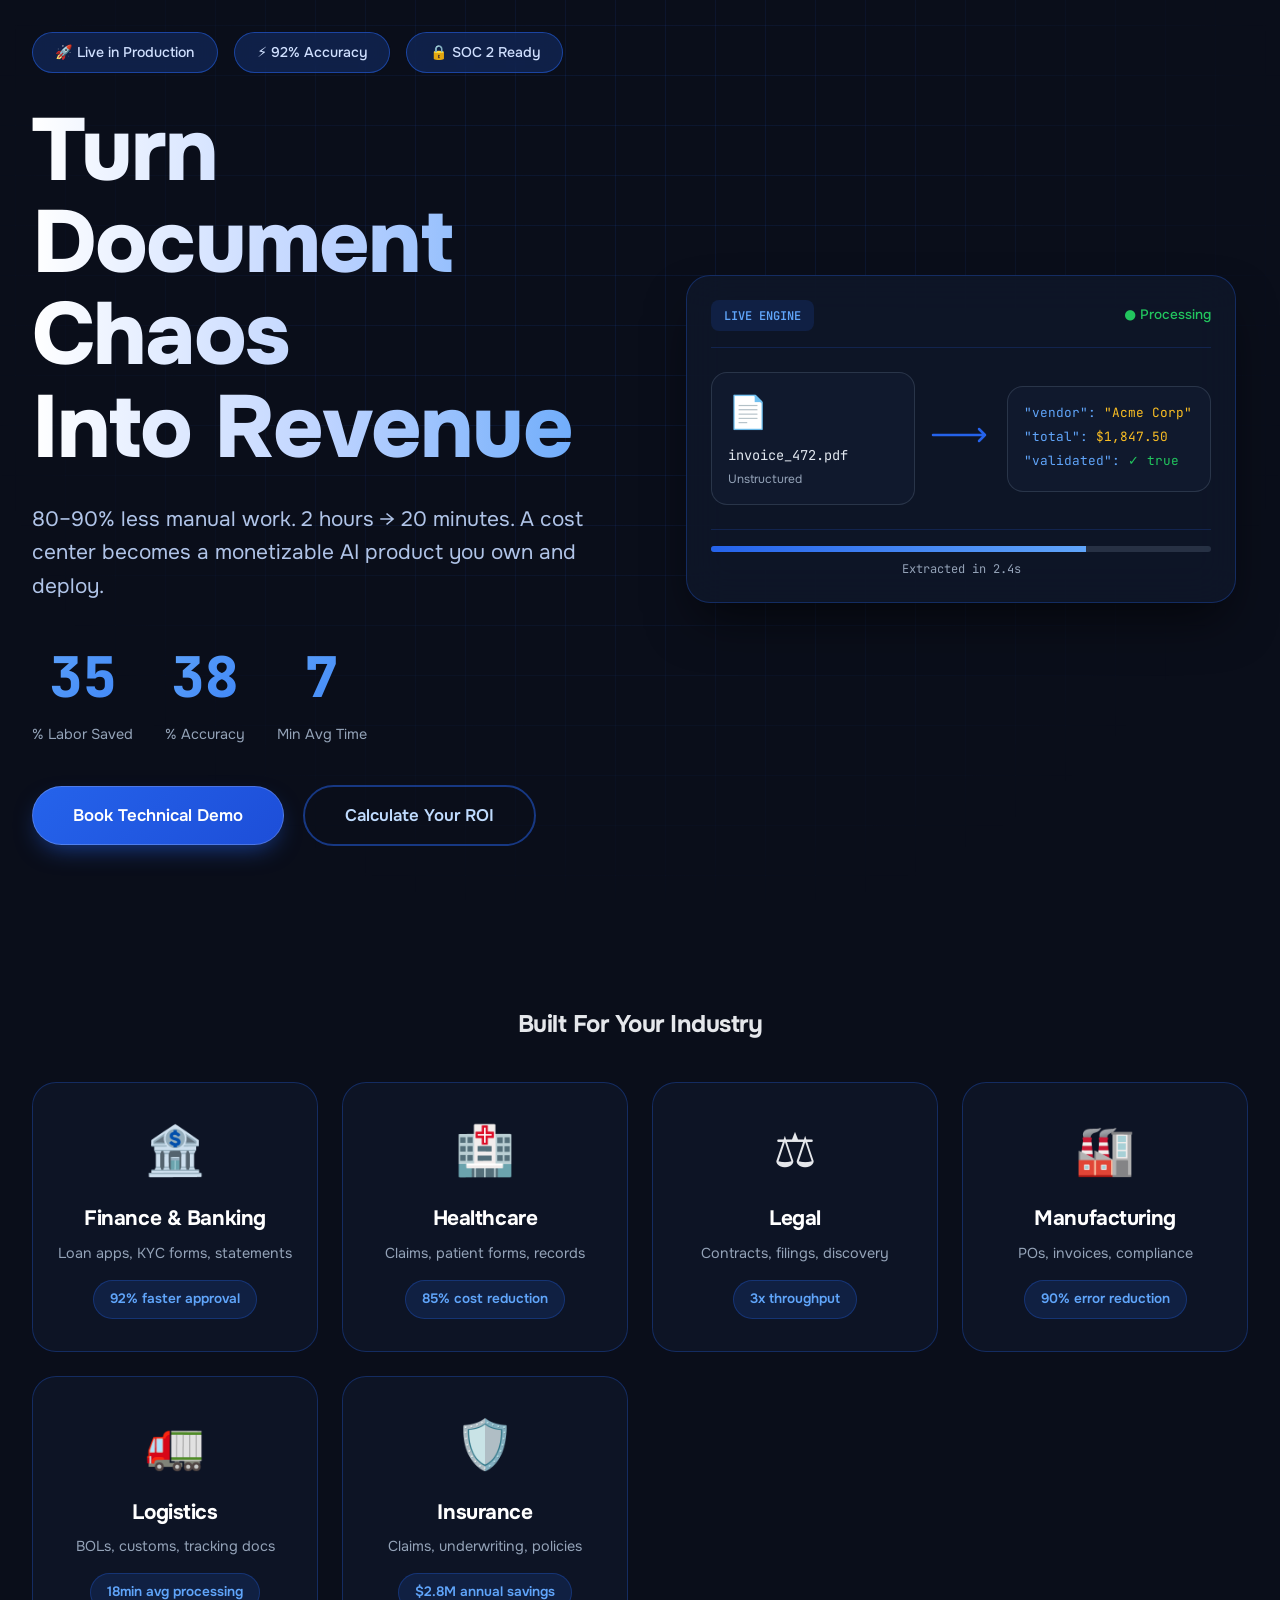
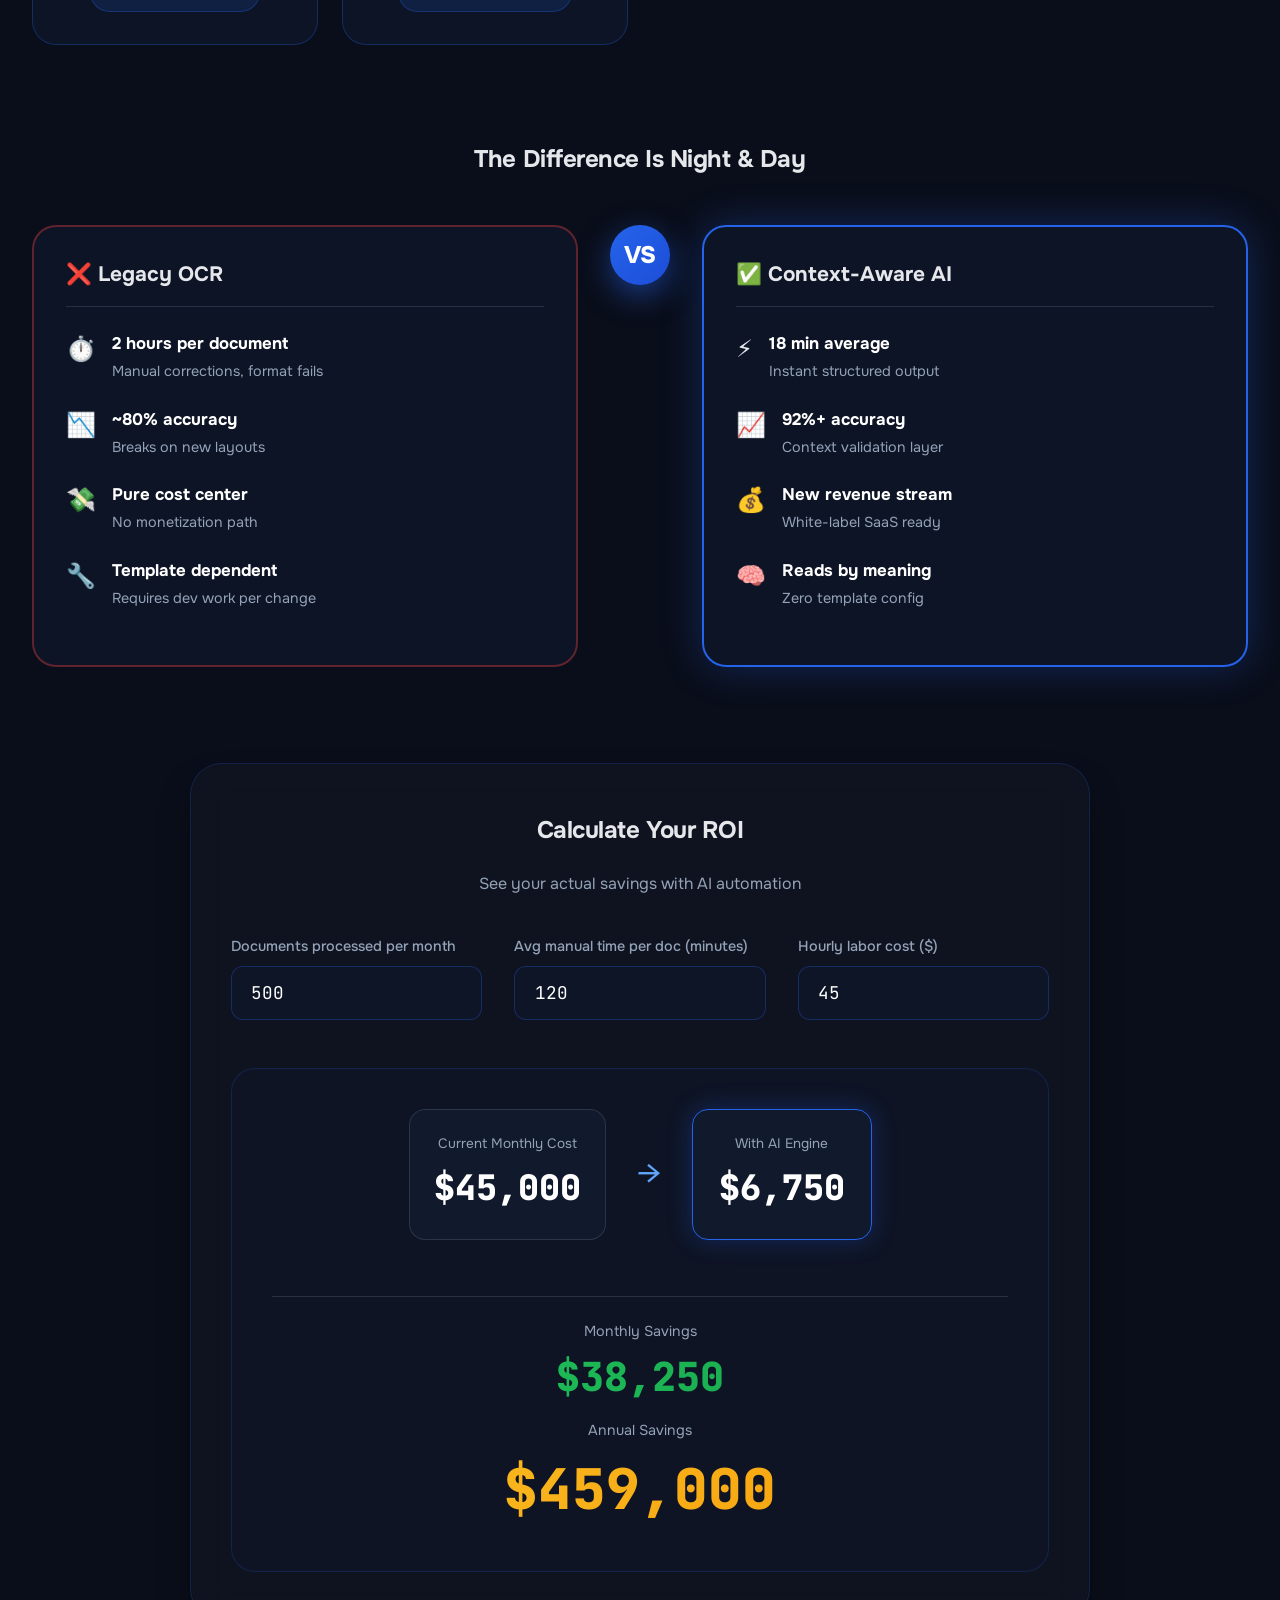
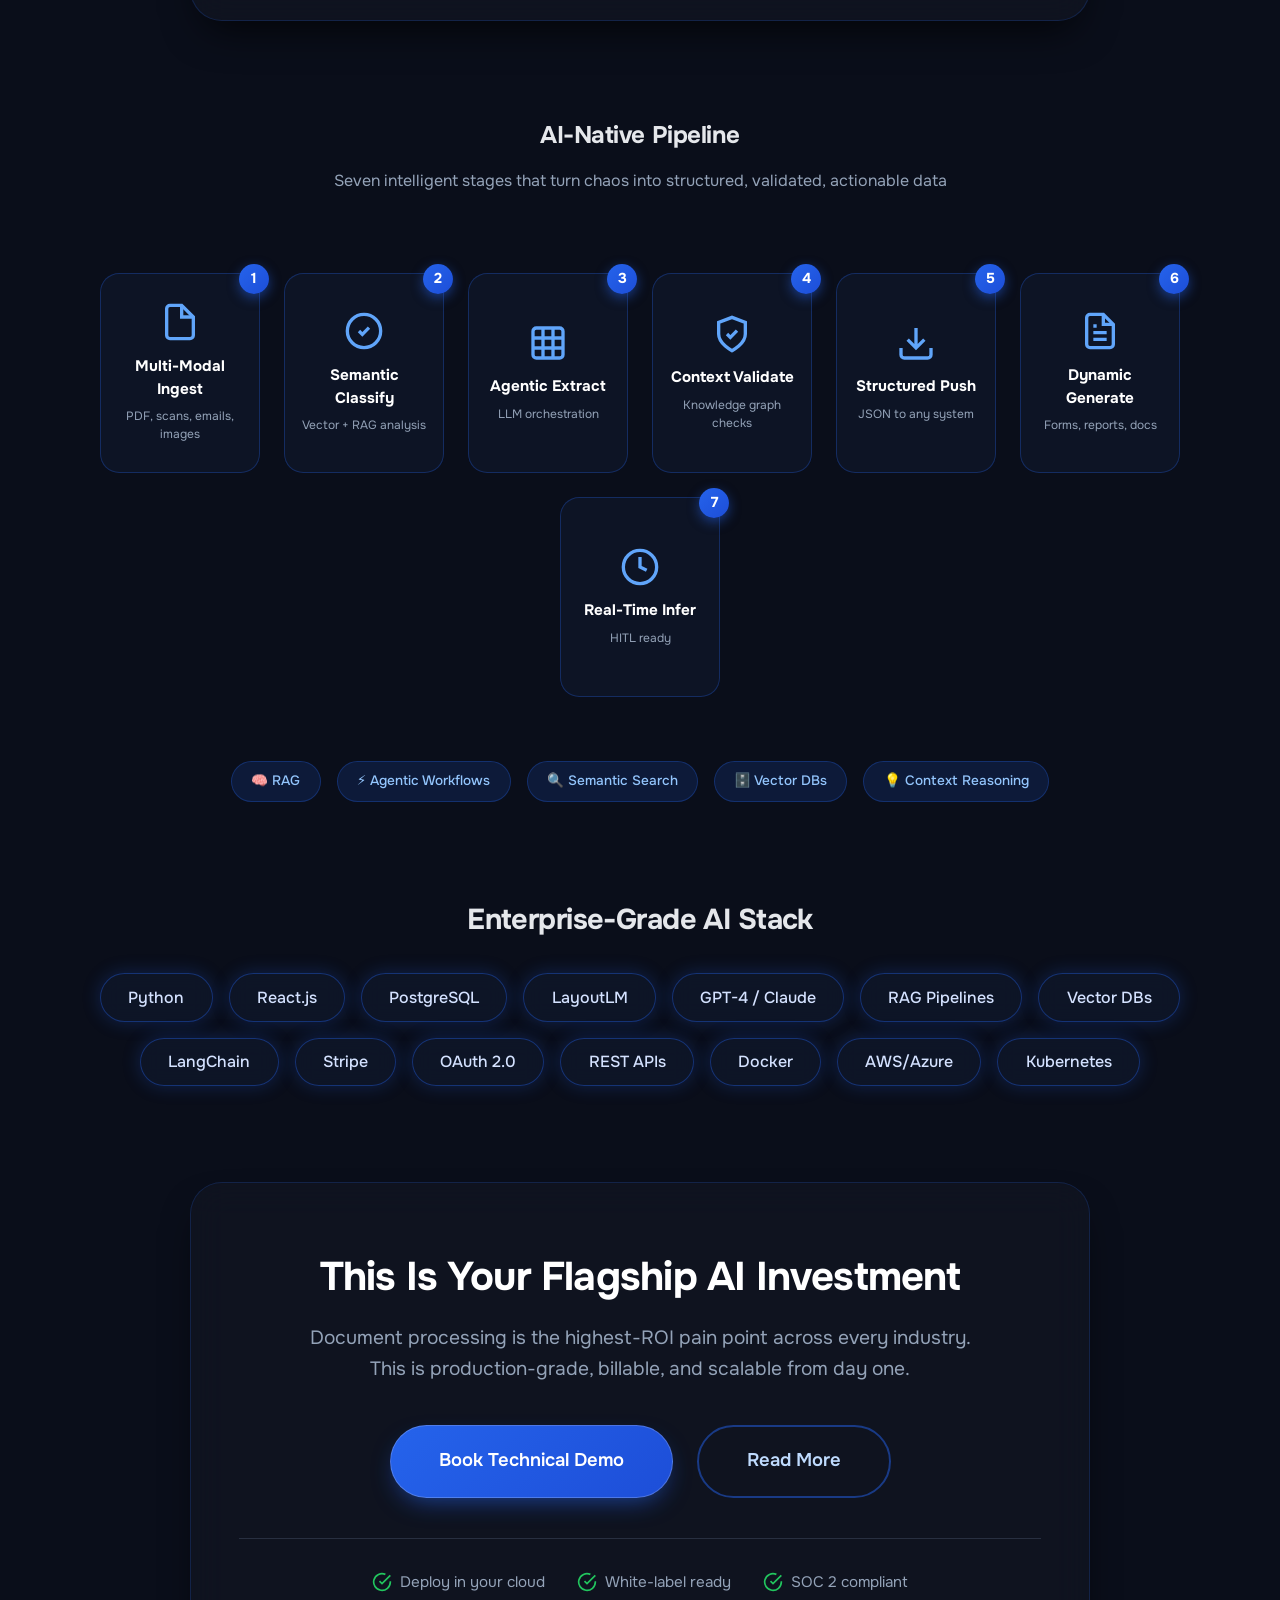
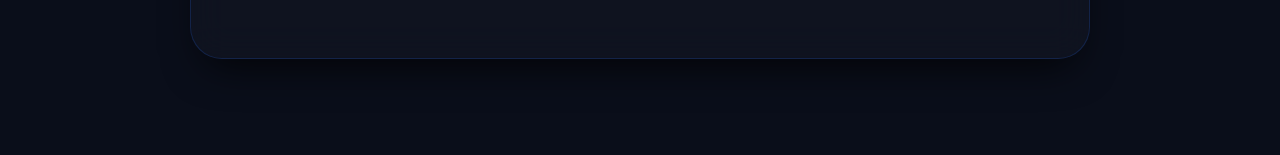
<file: solution1.html>
<!DOCTYPE html>
<html lang="en">
<head>
  <meta charset="UTF-8">
  <meta name="viewport" content="width=device-width, initial-scale=1.0">
  <title>AI Document Intelligence • Revenue-Grade Automation</title>
  <link rel="preconnect" href="https://fonts.googleapis.com">
  <link rel="preconnect" href="https://fonts.gstatic.com" crossorigin>
  <link href="https://fonts.googleapis.com/css2?family=JetBrains+Mono:wght@400;500;600;700&family=Onest:wght@400;500;600;700;800&display=swap" rel="stylesheet">
  <link rel="stylesheet" href="solution1.css">
</head>
<body>
  <div class="grid-background"></div>
  <div class="content-wrapper">
    
    <!-- Hero with live demo preview -->
    <section class="hero fade-up" id="heroSection">
      <div class="hero-text">
        <div class="badge-row">
          <span class="badge badge-pulse">🚀 Live in Production</span>
          <span class="badge">⚡ 92% Accuracy</span>
          <span class="badge">🔒 SOC 2 Ready</span>
        </div>
        <h1>Turn Document Chaos<br>Into Revenue</h1>
        <p class="hero-sub">80–90% less manual work. 2 hours → 20 minutes. A cost center becomes a monetizable AI product you own and deploy.</p>
        
        <div class="stat-proof">
          <div class="stat-item">
            <div class="stat-number" data-target="87">0</div>
            <div class="stat-label">% Labor Saved</div>
          </div>
          <div class="stat-item">
            <div class="stat-number" data-target="92">0</div>
            <div class="stat-label">% Accuracy</div>
          </div>
          <div class="stat-item">
            <div class="stat-number" data-target="18">0</div>
            <div class="stat-label">Min Avg Time</div>
          </div>
        </div>

        <div style="display: flex; flex-wrap: wrap; gap: 1.2rem; align-items: center; margin-top: 2.5rem;">
          <a href="https://astreait.com/contact-us/" class="primary-btn">Book Technical Demo</a>
          <a href="#calculator" class="secondary-btn">Calculate Your ROI</a>
        </div>
      </div>
      <div class="hero-visual">
        <div class="live-demo-preview">
          <div class="demo-header">
            <span class="demo-tag">LIVE ENGINE</span>
            <span class="demo-status">● Processing</span>
          </div>
          <div class="demo-content">
            <div class="doc-in">
              <div class="doc-icon">📄</div>
              <div class="doc-name">invoice_472.pdf</div>
              <div class="doc-status">Unstructured</div>
            </div>
            <div class="demo-arrow">
              <svg width="60" height="24" viewBox="0 0 60 24">
                <path d="M2 12h52m0 0l-6-6m6 6l-6 6" stroke="#2563eb" stroke-width="2.5" fill="none" stroke-linecap="round"/>
              </svg>
            </div>
            <div class="doc-out">
              <div class="json-preview">
                <div class="json-line"><span class="json-key">"vendor":</span> <span class="json-value">"Acme Corp"</span></div>
                <div class="json-line"><span class="json-key">"total":</span> <span class="json-value">$1,847.50</span></div>
                <div class="json-line"><span class="json-key">"validated":</span> <span class="json-bool">✓ true</span></div>
              </div>
            </div>
          </div>
          <div class="demo-footer">
            <div class="processing-bar">
              <div class="processing-fill"></div>
            </div>
            <div class="processing-text">Extracted in 2.4s</div>
          </div>
        </div>
      </div>
    </section>

    <!-- Industry selector -->
    <section class="industry-selector fade-up" id="industries">
      <h2 style="text-align:center; margin-bottom: 2.5rem;">Built For Your Industry</h2>
      <div class="industry-grid">
        <div class="industry-card">
          <div class="industry-icon">🏦</div>
          <h3>Finance & Banking</h3>
          <p>Loan apps, KYC forms, statements</p>
          <div class="industry-stat">92% faster approval</div>
        </div>
        <div class="industry-card">
          <div class="industry-icon">🏥</div>
          <h3>Healthcare</h3>
          <p>Claims, patient forms, records</p>
          <div class="industry-stat">85% cost reduction</div>
        </div>
        <div class="industry-card">
          <div class="industry-icon">⚖️</div>
          <h3>Legal</h3>
          <p>Contracts, filings, discovery</p>
          <div class="industry-stat">3x throughput</div>
        </div>
        <div class="industry-card">
          <div class="industry-icon">🏭</div>
          <h3>Manufacturing</h3>
          <p>POs, invoices, compliance</p>
          <div class="industry-stat">90% error reduction</div>
        </div>
        <div class="industry-card">
          <div class="industry-icon">🚛</div>
          <h3>Logistics</h3>
          <p>BOLs, customs, tracking docs</p>
          <div class="industry-stat">18min avg processing</div>
        </div>
        <div class="industry-card">
          <div class="industry-icon">🛡️</div>
          <h3>Insurance</h3>
          <p>Claims, underwriting, policies</p>
          <div class="industry-stat">$2.8M annual savings</div>
        </div>
      </div>
    </section>

    <!-- Before/After Comparison -->
    <section class="before-after fade-up" id="comparison">
      <h2 style="text-align:center; margin-bottom: 3rem;">The Difference Is Night & Day</h2>
      <div class="comparison-wrapper">
        <div class="comparison-side before-side">
          <div class="comparison-label">❌ Legacy OCR</div>
          <div class="comparison-detail">
            <div class="detail-icon">⏱️</div>
            <div class="detail-text">
              <strong>2 hours per document</strong>
              <span>Manual corrections, format fails</span>
            </div>
          </div>
          <div class="comparison-detail">
            <div class="detail-icon">📉</div>
            <div class="detail-text">
              <strong>~80% accuracy</strong>
              <span>Breaks on new layouts</span>
            </div>
          </div>
          <div class="comparison-detail">
            <div class="detail-icon">💸</div>
            <div class="detail-text">
              <strong>Pure cost center</strong>
              <span>No monetization path</span>
            </div>
          </div>
          <div class="comparison-detail">
            <div class="detail-icon">🔧</div>
            <div class="detail-text">
              <strong>Template dependent</strong>
              <span>Requires dev work per change</span>
            </div>
          </div>
        </div>

        <div class="comparison-divider">
          <div class="vs-badge">VS</div>
        </div>

        <div class="comparison-side after-side">
          <div class="comparison-label">✅ Context-Aware AI</div>
          <div class="comparison-detail">
            <div class="detail-icon">⚡</div>
            <div class="detail-text">
              <strong>18 min average</strong>
              <span>Instant structured output</span>
            </div>
          </div>
          <div class="comparison-detail">
            <div class="detail-icon">📈</div>
            <div class="detail-text">
              <strong>92%+ accuracy</strong>
              <span>Context validation layer</span>
            </div>
          </div>
          <div class="comparison-detail">
            <div class="detail-icon">💰</div>
            <div class="detail-text">
              <strong>New revenue stream</strong>
              <span>White-label SaaS ready</span>
            </div>
          </div>
          <div class="comparison-detail">
            <div class="detail-icon">🧠</div>
            <div class="detail-text">
              <strong>Reads by meaning</strong>
              <span>Zero template config</span>
            </div>
          </div>
        </div>
      </div>
    </section>

    <!-- ROI Calculator -->
    <section class="roi-calculator fade-up" id="calculator">
      <div class="calculator-container glass-card">
        <h2 style="margin-bottom: 1.5rem; text-align: center;">Calculate Your ROI</h2>
        <p style="text-align: center; color: #94a3b8; margin-bottom: 2.5rem;">See your actual savings with AI automation</p>
        
        <div class="calculator-inputs">
          <div class="input-group">
            <label>Documents processed per month</label>
            <input type="number" id="docCount" value="500" min="100" step="100">
          </div>
          <div class="input-group">
            <label>Avg manual time per doc (minutes)</label>
            <input type="number" id="manualTime" value="120" min="10" step="10">
          </div>
          <div class="input-group">
            <label>Hourly labor cost ($)</label>
            <input type="number" id="laborCost" value="45" min="15" step="5">
          </div>
        </div>

        <div class="calculator-results">
          <div class="result-card">
            <div class="result-label">Current Monthly Cost</div>
            <div class="result-value" id="currentCost">$45,000</div>
          </div>
          <div class="result-arrow">→</div>
          <div class="result-card highlight">
            <div class="result-label">With AI Engine</div>
            <div class="result-value" id="aiCost">$5,400</div>
          </div>
          <div class="result-savings">
            <div class="savings-label">Monthly Savings</div>
            <div class="savings-value" id="monthlySavings">$39,600</div>
            <div class="savings-label" style="margin-top: 0.8rem;">Annual Savings</div>
            <div class="savings-value annual" id="annualSavings">$475,200</div>
          </div>
        </div>
      </div>
    </section>

    <!-- How It Works Pipeline -->
    <section class="pipeline-section fade-up" id="pipeline">
      <h2 style="text-align:center; margin-bottom: 1rem;">AI-Native Pipeline</h2>
      <p style="text-align:center; color:#94a3b8; max-width: 700px; margin: 0 auto 3rem;">Seven intelligent stages that turn chaos into structured, validated, actionable data</p>
      
      <div class="pipeline-flow">
        <div class="pipeline-step">
          <div class="step-number">1</div>
          <div class="step-icon">
            <svg viewBox="0 0 24 24" fill="none" stroke="currentColor" stroke-width="2">
              <path d="M13 2H6a2 2 0 00-2 2v16a2 2 0 002 2h12a2 2 0 002-2V9z"/>
              <path d="M13 2v7h7"/>
            </svg>
          </div>
          <h4>Multi-Modal Ingest</h4>
          <p>PDF, scans, emails, images</p>
        </div>

        <div class="pipeline-connector"></div>

        <div class="pipeline-step">
          <div class="step-number">2</div>
          <div class="step-icon">
            <svg viewBox="0 0 24 24" fill="none" stroke="currentColor" stroke-width="2">
              <circle cx="12" cy="12" r="10"/>
              <path d="M9 12l2 2 4-4"/>
            </svg>
          </div>
          <h4>Semantic Classify</h4>
          <p>Vector + RAG analysis</p>
        </div>

        <div class="pipeline-connector"></div>

        <div class="pipeline-step">
          <div class="step-number">3</div>
          <div class="step-icon">
            <svg viewBox="0 0 24 24" fill="none" stroke="currentColor" stroke-width="2">
              <rect x="3" y="3" width="18" height="18" rx="2"/>
              <path d="M9 3v18M15 3v18M3 9h18M3 15h18"/>
            </svg>
          </div>
          <h4>Agentic Extract</h4>
          <p>LLM orchestration</p>
        </div>

        <div class="pipeline-connector"></div>

        <div class="pipeline-step">
          <div class="step-number">4</div>
          <div class="step-icon">
            <svg viewBox="0 0 24 24" fill="none" stroke="currentColor" stroke-width="2">
              <path d="M12 22s8-4 8-10V5l-8-3-8 3v7c0 6 8 10 8 10z"/>
              <path d="M9 12l2 2 4-4"/>
            </svg>
          </div>
          <h4>Context Validate</h4>
          <p>Knowledge graph checks</p>
        </div>

        <div class="pipeline-connector"></div>

        <div class="pipeline-step">
          <div class="step-number">5</div>
          <div class="step-icon">
            <svg viewBox="0 0 24 24" fill="none" stroke="currentColor" stroke-width="2">
              <path d="M21 15v4a2 2 0 01-2 2H5a2 2 0 01-2-2v-4M7 10l5 5 5-5M12 15V3"/>
            </svg>
          </div>
          <h4>Structured Push</h4>
          <p>JSON to any system</p>
        </div>

        <div class="pipeline-connector"></div>

        <div class="pipeline-step">
          <div class="step-number">6</div>
          <div class="step-icon">
            <svg viewBox="0 0 24 24" fill="none" stroke="currentColor" stroke-width="2">
              <path d="M14 2H6a2 2 0 00-2 2v16a2 2 0 002 2h12a2 2 0 002-2V8z"/>
              <path d="M14 2v6h6"/>
              <path d="M16 13H8M16 17H8M10 9H8"/>
            </svg>
          </div>
          <h4>Dynamic Generate</h4>
          <p>Forms, reports, docs</p>
        </div>

        <div class="pipeline-connector"></div>

        <div class="pipeline-step">
          <div class="step-number">7</div>
          <div class="step-icon">
            <svg viewBox="0 0 24 24" fill="none" stroke="currentColor" stroke-width="2">
              <circle cx="12" cy="12" r="10"/>
              <path d="M12 6v6l4 2"/>
            </svg>
          </div>
          <h4>Real-Time Infer</h4>
          <p>HITL ready</p>
        </div>
      </div>

      <div class="tech-tags">
        <span class="tech-tag">🧠 RAG</span>
        <span class="tech-tag">⚡ Agentic Workflows</span>
        <span class="tech-tag">🔍 Semantic Search</span>
        <span class="tech-tag">🗄️ Vector DBs</span>
        <span class="tech-tag">💡 Context Reasoning</span>
      </div>
    </section>


    <!-- Tech Stack -->
    <section class="tech-stack fade-up">
      <h3 style="text-align:center; margin-bottom: 2rem; font-size: 1.8rem;">Enterprise-Grade AI Stack</h3>
      <div class="tech-grid">
        <span class="tech-badge">Python</span>
        <span class="tech-badge">React.js</span>
        <span class="tech-badge">PostgreSQL</span>
        <span class="tech-badge">LayoutLM</span>
        <span class="tech-badge">GPT-4 / Claude</span>
        <span class="tech-badge">RAG Pipelines</span>
        <span class="tech-badge">Vector DBs</span>
        <span class="tech-badge">LangChain</span>
        <span class="tech-badge">Stripe</span>
        <span class="tech-badge">OAuth 2.0</span>
        <span class="tech-badge">REST APIs</span>
        <span class="tech-badge">Docker</span>
        <span class="tech-badge">AWS/Azure</span>
        <span class="tech-badge">Kubernetes</span>
      </div>
    </section>

    <!-- Final CTA -->
    <section class="final-cta fade-up">
      <div class="cta-container glass-card">
        <h2>This Is Your Flagship AI Investment</h2>
        <p>Document processing is the highest-ROI pain point across every industry. This is production-grade, billable, and scalable from day one.</p>
        <div class="cta-buttons">
          <a href="https://astreait.com/contact-us/" class="primary-btn large">Book Technical Demo</a>
          <a href="https://astreait.com/ai-powered-document-automation-salesforce/" class="secondary-btn large">Read More </a>
        </div>
        <div class="cta-features">
          <div class="cta-feature">
            <svg width="20" height="20" viewBox="0 0 24 24" fill="none" stroke="#22c55e" stroke-width="2"><path d="M22 11.08V12a10 10 0 11-5.93-9.14"/><polyline points="22 4 12 14.01 9 11.01"/></svg>
            <span>Deploy in your cloud</span>
          </div>
          <div class="cta-feature">
            <svg width="20" height="20" viewBox="0 0 24 24" fill="none" stroke="#22c55e" stroke-width="2"><path d="M22 11.08V12a10 10 0 11-5.93-9.14"/><polyline points="22 4 12 14.01 9 11.01"/></svg>
            <span>White-label ready</span>
          </div>
          <div class="cta-feature">
            <svg width="20" height="20" viewBox="0 0 24 24" fill="none" stroke="#22c55e" stroke-width="2"><path d="M22 11.08V12a10 10 0 11-5.93-9.14"/><polyline points="22 4 12 14.01 9 11.01"/></svg>
            <span>SOC 2 compliant</span>
          </div>
        </div>
      </div>
    </section>

  </div>

  <script>
    // Fade-up scroll animations
    (function() {
      const fadeElements = document.querySelectorAll('.fade-up');
      function checkVisibility() {
        fadeElements.forEach(el => {
          const rect = el.getBoundingClientRect();
          const windowHeight = window.innerHeight || document.documentElement.clientHeight;
          if (rect.top <= windowHeight - 60 && rect.bottom >= 0) {
            el.classList.add('visible');
          }
        });
      }
      window.addEventListener('scroll', checkVisibility);
      window.addEventListener('resize', checkVisibility);
      setTimeout(checkVisibility, 120);
      document.addEventListener('DOMContentLoaded', checkVisibility);
    })();

    // Animated counters
    function animateCounter(element, target, duration = 2000) {
      let start = 0;
      const increment = target / (duration / 16);
      const timer = setInterval(() => {
        start += increment;
        if (start >= target) {
          element.textContent = Math.round(target);
          clearInterval(timer);
        } else {
          element.textContent = Math.round(start);
        }
      }, 16);
    }

    // Trigger counters on scroll
    let countersAnimated = false;
    window.addEventListener('scroll', () => {
      if (countersAnimated) return;
      const statsSection = document.querySelector('.stat-proof');
      if (!statsSection) return;
      const rect = statsSection.getBoundingClientRect();
      if (rect.top <= window.innerHeight - 100) {
        countersAnimated = true;
        document.querySelectorAll('.stat-number').forEach(el => {
          const target = parseInt(el.dataset.target);
          animateCounter(el, target);
        });
      }
    });

    // ROI Calculator
    function updateROI() {
      const docCount = parseInt(document.getElementById('docCount').value) || 500;
      const manualTime = parseInt(document.getElementById('manualTime').value) || 120;
      const laborCost = parseInt(document.getElementById('laborCost').value) || 45;

      const currentMonthlyMinutes = docCount * manualTime;
      const currentMonthlyCost = (currentMonthlyMinutes / 60) * laborCost;

      const aiTime = manualTime * 0.15;
      const aiMonthlyMinutes = docCount * aiTime;
      const aiMonthlyCost = (aiMonthlyMinutes / 60) * laborCost;

      const monthlySavings = currentMonthlyCost - aiMonthlyCost;
      const annualSavings = monthlySavings * 12;

      document.getElementById('currentCost').textContent = '$' + currentMonthlyCost.toLocaleString('en-US', {maximumFractionDigits: 0});
      document.getElementById('aiCost').textContent = '$' + aiMonthlyCost.toLocaleString('en-US', {maximumFractionDigits: 0});
      document.getElementById('monthlySavings').textContent = '$' + monthlySavings.toLocaleString('en-US', {maximumFractionDigits: 0});
      document.getElementById('annualSavings').textContent = '$' + annualSavings.toLocaleString('en-US', {maximumFractionDigits: 0});
    }

    document.getElementById('docCount')?.addEventListener('input', updateROI);
    document.getElementById('manualTime')?.addEventListener('input', updateROI);
    document.getElementById('laborCost')?.addEventListener('input', updateROI);

    updateROI();
  </script>
</body>
</html>
</file>
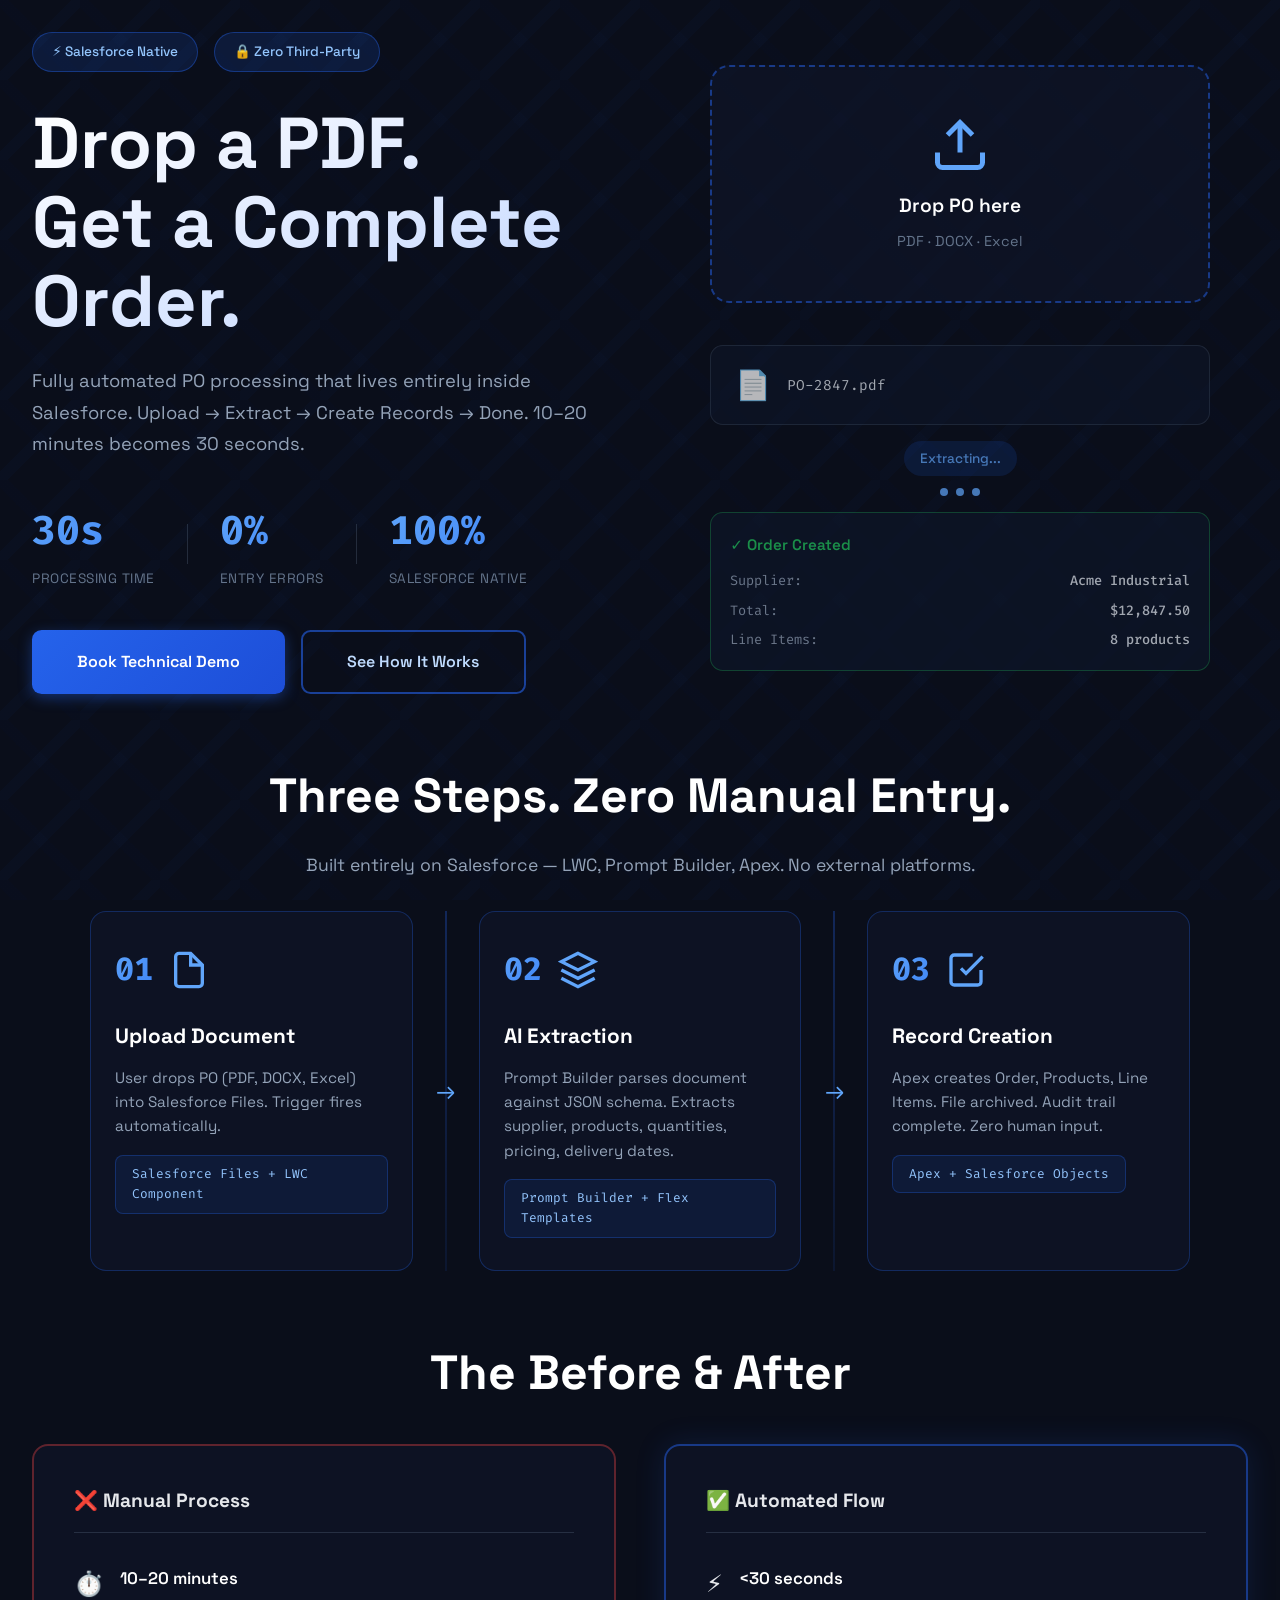
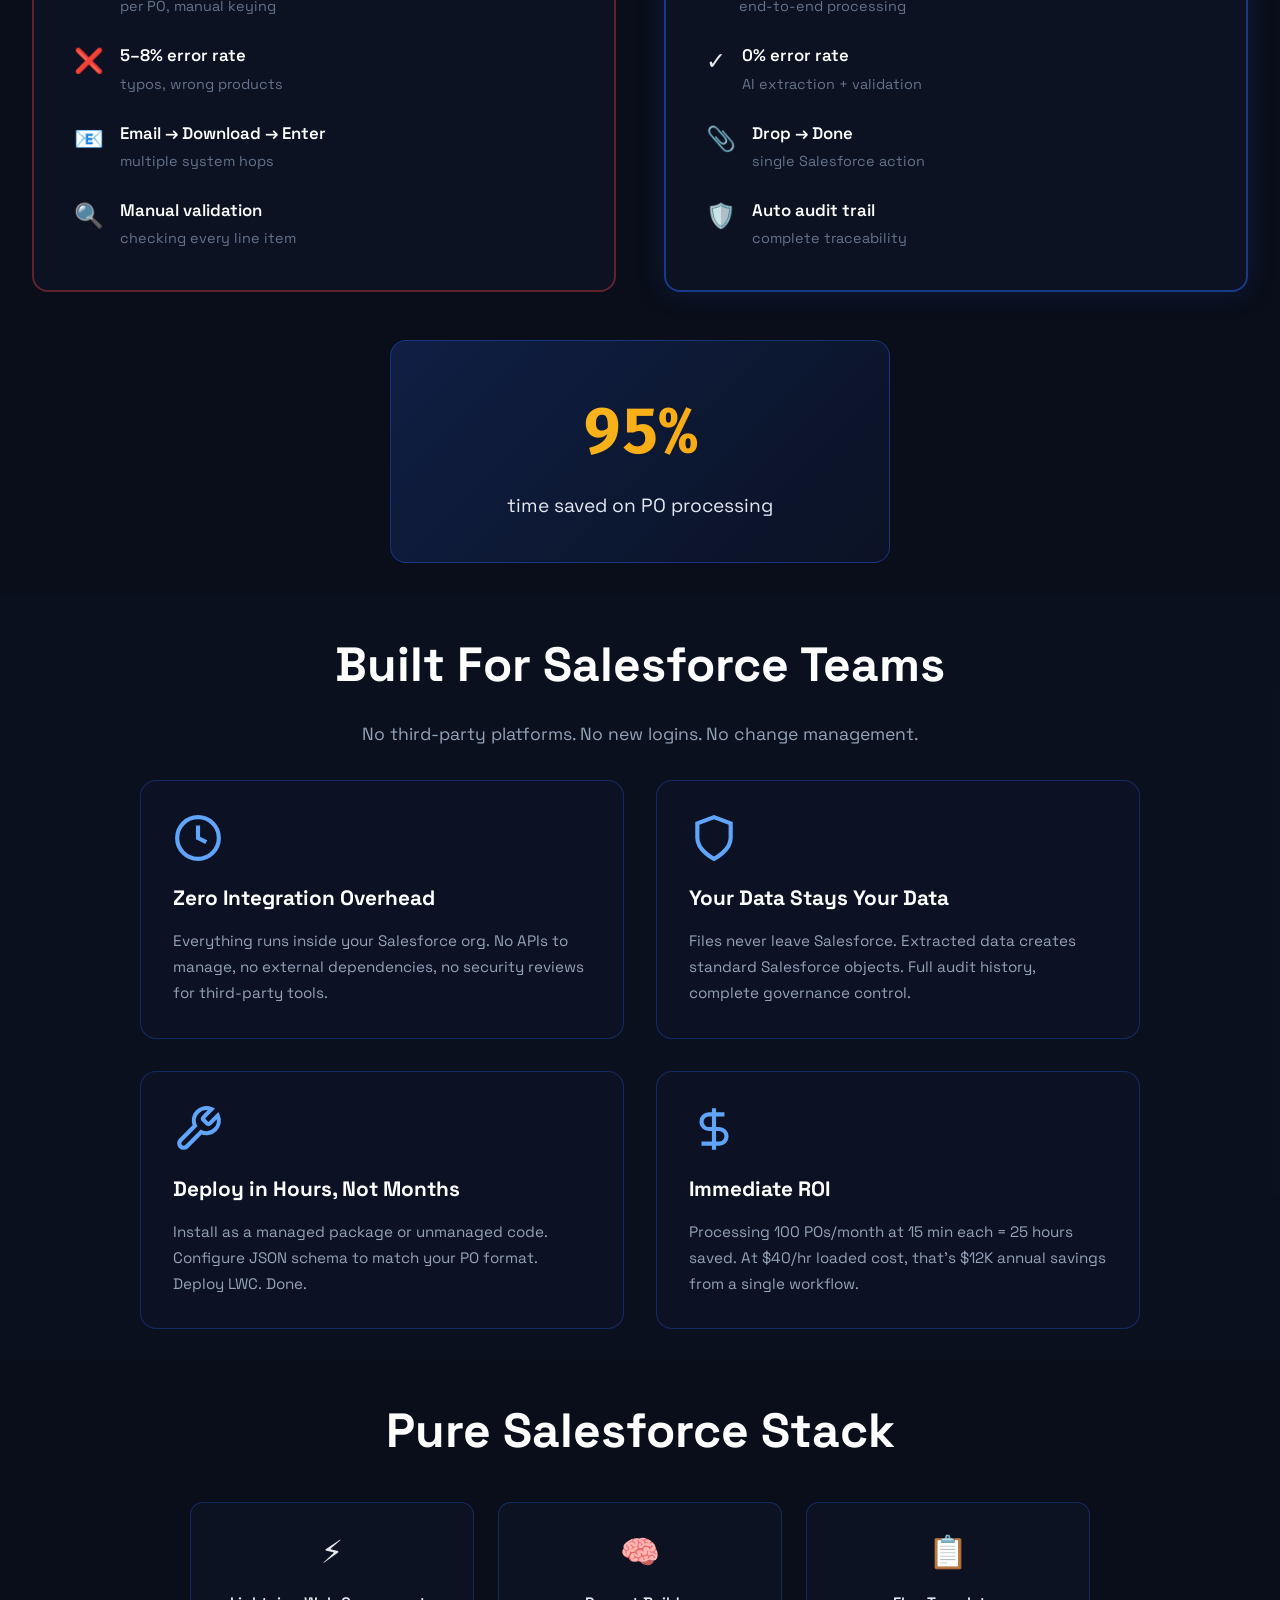
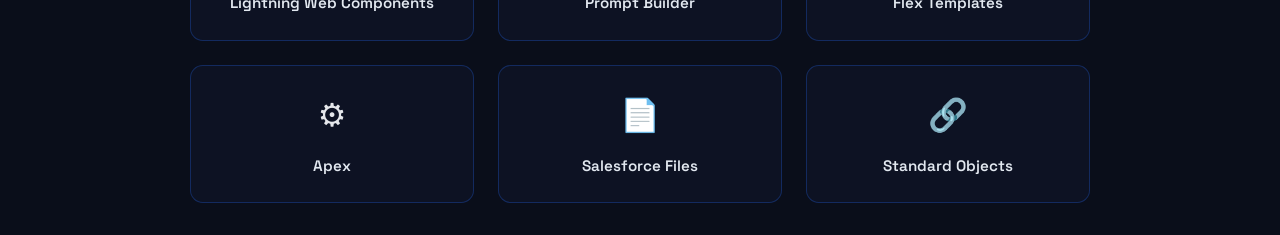
<file: solution3.html>
<!DOCTYPE html>
<html lang="en">
<head>
  <meta charset="UTF-8">
  <meta name="viewport" content="width=device-width, initial-scale=1.0">
  <title>Touchless PO Processing • Zero-Entry Salesforce Automation</title>
  <link rel="preconnect" href="https://fonts.googleapis.com">
  <link rel="preconnect" href="https://fonts.gstatic.com" crossorigin>
  <link href="https://fonts.googleapis.com/css2?family=Space+Grotesk:wght@400;500;600;700&family=Fira+Code:wght@400;500;600&display=swap" rel="stylesheet">
  <link rel="stylesheet" href="solution3.css">
</head>
<body>
  <div class="diagonal-bg"></div>
  
  <div class="content-wrapper">
    
    <!-- Hero with drag-drop visual -->
    <section class="hero fade-in" id="heroSection">
      <div class="hero-content">
        <div class="eyebrow">
          <span class="eyebrow-badge">⚡ Salesforce Native</span>
          <span class="eyebrow-badge">🔒 Zero Third-Party</span>
        </div>
        
        <h1>Drop a PDF.<br>Get a Complete Order.</h1>
        
        <p class="hero-description">
          Fully automated PO processing that lives entirely inside Salesforce. Upload → Extract → Create Records → Done. 10–20 minutes becomes 30 seconds.
        </p>

        <div class="hero-metrics-inline">
          <div class="metric-inline">
            <div class="metric-value">30s</div>
            <div class="metric-label">Processing Time</div>
          </div>
          <div class="metric-divider"></div>
          <div class="metric-inline">
            <div class="metric-value">0%</div>
            <div class="metric-label">Entry Errors</div>
          </div>
          <div class="metric-divider"></div>
          <div class="metric-inline">
            <div class="metric-value">100%</div>
            <div class="metric-label">Salesforce Native</div>
          </div>
        </div>

        <div class="cta-group">
          <a href="https://astreait.com/contact-us/" class="btn-primary">Book Technical Demo</a>
          <a href="https://astreait.com/automating-po-creation-using-external-llm/" class="btn-secondary">See How It Works</a>
        </div>
      </div>

      <div class="hero-visual">
        <div class="upload-zone-demo">
          <div class="upload-zone">
            <div class="upload-icon">
              <svg viewBox="0 0 24 24" fill="none" stroke="currentColor" stroke-width="2">
                <path d="M21 15v4a2 2 0 01-2 2H5a2 2 0 01-2-2v-4"/>
                <polyline points="17 8 12 3 7 8"/>
                <line x1="12" y1="3" x2="12" y2="15"/>
              </svg>
            </div>
            <div class="upload-text">Drop PO here</div>
            <div class="upload-subtext">PDF · DOCX · Excel</div>
          </div>
          
          <div class="processing-visual">
            <div class="file-card">
              <div class="file-icon">📄</div>
              <div class="file-name">PO-2847.pdf</div>
            </div>
            
            <div class="extraction-flow">
              <div class="extract-badge">Extracting...</div>
              <div class="progress-dots">
                <span class="dot"></span>
                <span class="dot"></span>
                <span class="dot"></span>
              </div>
            </div>

            <div class="output-preview">
              <div class="output-header">✓ Order Created</div>
              <div class="output-fields">
                <div class="field-row">
                  <span class="field-key">Supplier:</span>
                  <span class="field-val">Acme Industrial</span>
                </div>
                <div class="field-row">
                  <span class="field-key">Total:</span>
                  <span class="field-val">$12,847.50</span>
                </div>
                <div class="field-row">
                  <span class="field-key">Line Items:</span>
                  <span class="field-val">8 products</span>
                </div>
              </div>
            </div>
          </div>
        </div>
      </div>
    </section>

    <!-- How It Works - Simplified Flow -->
    <section class="how-it-works fade-in" id="how">
      <div class="section-header">
        <h2>Three Steps. Zero Manual Entry.</h2>
        <p class="section-subtitle">Built entirely on Salesforce — LWC, Prompt Builder, Apex. No external platforms.</p>
      </div>

      <div class="flow-timeline">
        <div class="flow-step">
          <div class="step-visual">
            <div class="step-number">01</div>
            <div class="step-icon-wrapper">
              <svg viewBox="0 0 24 24" fill="none" stroke="currentColor" stroke-width="2">
                <path d="M13 2H6a2 2 0 00-2 2v16a2 2 0 002 2h12a2 2 0 002-2V9z"/>
                <path d="M13 2v7h7"/>
              </svg>
            </div>
          </div>
          <div class="step-content">
            <h3>Upload Document</h3>
            <p>User drops PO (PDF, DOCX, Excel) into Salesforce Files. Trigger fires automatically.</p>
            <div class="tech-note">Salesforce Files + LWC Component</div>
          </div>
        </div>

        <div class="flow-connector">
          <div class="connector-line"></div>
          <div class="connector-arrow">→</div>
        </div>

        <div class="flow-step">
          <div class="step-visual">
            <div class="step-number">02</div>
            <div class="step-icon-wrapper">
              <svg viewBox="0 0 24 24" fill="none" stroke="currentColor" stroke-width="2">
                <path d="M12 2L2 7l10 5 10-5-10-5z"/>
                <path d="M2 17l10 5 10-5M2 12l10 5 10-5"/>
              </svg>
            </div>
          </div>
          <div class="step-content">
            <h3>AI Extraction</h3>
            <p>Prompt Builder parses document against JSON schema. Extracts supplier, products, quantities, pricing, delivery dates.</p>
            <div class="tech-note">Prompt Builder + Flex Templates</div>
          </div>
        </div>

        <div class="flow-connector">
          <div class="connector-line"></div>
          <div class="connector-arrow">→</div>
        </div>

        <div class="flow-step">
          <div class="step-visual">
            <div class="step-number">03</div>
            <div class="step-icon-wrapper">
              <svg viewBox="0 0 24 24" fill="none" stroke="currentColor" stroke-width="2">
                <polyline points="9 11 12 14 22 4"/>
                <path d="M21 12v7a2 2 0 01-2 2H5a2 2 0 01-2-2V5a2 2 0 012-2h11"/>
              </svg>
            </div>
          </div>
          <div class="step-content">
            <h3>Record Creation</h3>
            <p>Apex creates Order, Products, Line Items. File archived. Audit trail complete. Zero human input.</p>
            <div class="tech-note">Apex + Salesforce Objects</div>
          </div>
        </div>
      </div>
    </section>

    <!-- Before/After Split -->
    <section class="before-after-split fade-in" id="impact">
      <div class="section-header">
        <h2>The Before & After</h2>
      </div>

      <div class="split-container">
        <div class="split-panel before-panel">
          <div class="panel-label">❌ Manual Process</div>
          <div class="panel-content">
            <div class="impact-item">
              <div class="impact-icon">⏱️</div>
              <div class="impact-text">
                <strong>10–20 minutes</strong>
                <span>per PO, manual keying</span>
              </div>
            </div>
            <div class="impact-item">
              <div class="impact-icon">❌</div>
              <div class="impact-text">
                <strong>5–8% error rate</strong>
                <span>typos, wrong products</span>
              </div>
            </div>
            <div class="impact-item">
              <div class="impact-icon">📧</div>
              <div class="impact-text">
                <strong>Email → Download → Enter</strong>
                <span>multiple system hops</span>
              </div>
            </div>
            <div class="impact-item">
              <div class="impact-icon">🔍</div>
              <div class="impact-text">
                <strong>Manual validation</strong>
                <span>checking every line item</span>
              </div>
            </div>
          </div>
        </div>

        <div class="split-panel after-panel">
          <div class="panel-label">✅ Automated Flow</div>
          <div class="panel-content">
            <div class="impact-item">
              <div class="impact-icon">⚡</div>
              <div class="impact-text">
                <strong>&lt;30 seconds</strong>
                <span>end-to-end processing</span>
              </div>
            </div>
            <div class="impact-item">
              <div class="impact-icon">✓</div>
              <div class="impact-text">
                <strong>0% error rate</strong>
                <span>AI extraction + validation</span>
              </div>
            </div>
            <div class="impact-item">
              <div class="impact-icon">📎</div>
              <div class="impact-text">
                <strong>Drop → Done</strong>
                <span>single Salesforce action</span>
              </div>
            </div>
            <div class="impact-item">
              <div class="impact-icon">🛡️</div>
              <div class="impact-text">
                <strong>Auto audit trail</strong>
                <span>complete traceability</span>
              </div>
            </div>
          </div>
        </div>
      </div>

      <div class="impact-callout">
        <div class="callout-stat">95%</div>
        <div class="callout-text">time saved on PO processing</div>
      </div>
    </section>

    <!-- Why This Matters for Salesforce Orgs -->
    <section class="why-salesforce fade-in">
      <div class="section-header">
        <h2>Built For Salesforce Teams</h2>
        <p class="section-subtitle">No third-party platforms. No new logins. No change management.</p>
      </div>

      <div class="salesforce-benefits">
        <div class="benefit-card">
          <div class="benefit-icon">
            <svg viewBox="0 0 24 24" fill="none" stroke="currentColor" stroke-width="2">
              <circle cx="12" cy="12" r="10"/>
              <path d="M12 6v6l4 2"/>
            </svg>
          </div>
          <h3>Zero Integration Overhead</h3>
          <p>Everything runs inside your Salesforce org. No APIs to manage, no external dependencies, no security reviews for third-party tools.</p>
        </div>

        <div class="benefit-card">
          <div class="benefit-icon">
            <svg viewBox="0 0 24 24" fill="none" stroke="currentColor" stroke-width="2">
              <path d="M12 22s8-4 8-10V5l-8-3-8 3v7c0 6 8 10 8 10z"/>
            </svg>
          </div>
          <h3>Your Data Stays Your Data</h3>
          <p>Files never leave Salesforce. Extracted data creates standard Salesforce objects. Full audit history, complete governance control.</p>
        </div>

        <div class="benefit-card">
          <div class="benefit-icon">
            <svg viewBox="0 0 24 24" fill="none" stroke="currentColor" stroke-width="2">
              <path d="M14.7 6.3a1 1 0 000 1.4l1.6 1.6a1 1 0 001.4 0l3.77-3.77a6 6 0 01-7.94 7.94l-6.91 6.91a2.12 2.12 0 01-3-3l6.91-6.91a6 6 0 017.94-7.94l-3.76 3.76z"/>
            </svg>
          </div>
          <h3>Deploy in Hours, Not Months</h3>
          <p>Install as a managed package or unmanaged code. Configure JSON schema to match your PO format. Deploy LWC. Done.</p>
        </div>

        <div class="benefit-card">
          <div class="benefit-icon">
            <svg viewBox="0 0 24 24" fill="none" stroke="currentColor" stroke-width="2">
              <path d="M12 2v20M17 5H9.5a3.5 3.5 0 000 7h5a3.5 3.5 0 010 7H6"/>
            </svg>
          </div>
          <h3>Immediate ROI</h3>
          <p>Processing 100 POs/month at 15 min each = 25 hours saved. At $40/hr loaded cost, that's $12K annual savings from a single workflow.</p>
        </div>
      </div>
    </section>

    <!-- Tech Stack - Salesforce Only -->
    <section class="tech-stack-simple fade-in">
      <div class="section-header">
        <h2>Pure Salesforce Stack</h2>
      </div>
      
      <div class="tech-grid-simple">
        <div class="tech-item">
          <div class="tech-item-icon">⚡</div>
          <div class="tech-item-name">Lightning Web Components</div>
        </div>
        <div class="tech-item">
          <div class="tech-item-icon">🧠</div>
          <div class="tech-item-name">Prompt Builder</div>
        </div>
        <div class="tech-item">
          <div class="tech-item-icon">📋</div>
          <div class="tech-item-name">Flex Templates</div>
        </div>
        <div class="tech-item">
          <div class="tech-item-icon">⚙️</div>
          <div class="tech-item-name">Apex</div>
        </div>
        <div class="tech-item">
          <div class="tech-item-icon">📄</div>
          <div class="tech-item-name">Salesforce Files</div>
        </div>
        <div class="tech-item">
          <div class="tech-item-icon">🔗</div>
          <div class="tech-item-name">Standard Objects</div>
        </div>
      </div>
    </section>

   

  </div>

  <script>
    // Fade-in scroll animations
    (function() {
      const fadeElements = document.querySelectorAll('.fade-in');
      function checkVisibility() {
        fadeElements.forEach(el => {
          const rect = el.getBoundingClientRect();
          const windowHeight = window.innerHeight || document.documentElement.clientHeight;
          if (rect.top <= windowHeight - 80 && rect.bottom >= 0) {
            el.classList.add('visible');
          }
        });
      }
      window.addEventListener('scroll', checkVisibility);
      window.addEventListener('resize', checkVisibility);
      setTimeout(checkVisibility, 150);
      document.addEventListener('DOMContentLoaded', checkVisibility);
    })();

    // Upload zone hover animation
    const uploadZone = document.querySelector('.upload-zone');
    if (uploadZone) {
      uploadZone.addEventListener('mouseenter', () => {
        document.querySelector('.processing-visual').style.opacity = '1';
        document.querySelector('.processing-visual').style.transform = 'translateY(0)';
      });
    }

    // Cycling dots animation
    setInterval(() => {
      const dots = document.querySelectorAll('.progress-dots .dot');
      dots.forEach((dot, i) => {
        setTimeout(() => {
          dot.style.transform = 'scale(1.3)';
          setTimeout(() => {
            dot.style.transform = 'scale(1)';
          }, 200);
        }, i * 200);
      });
    }, 2000);
  </script>
</body>
</html>
</file>
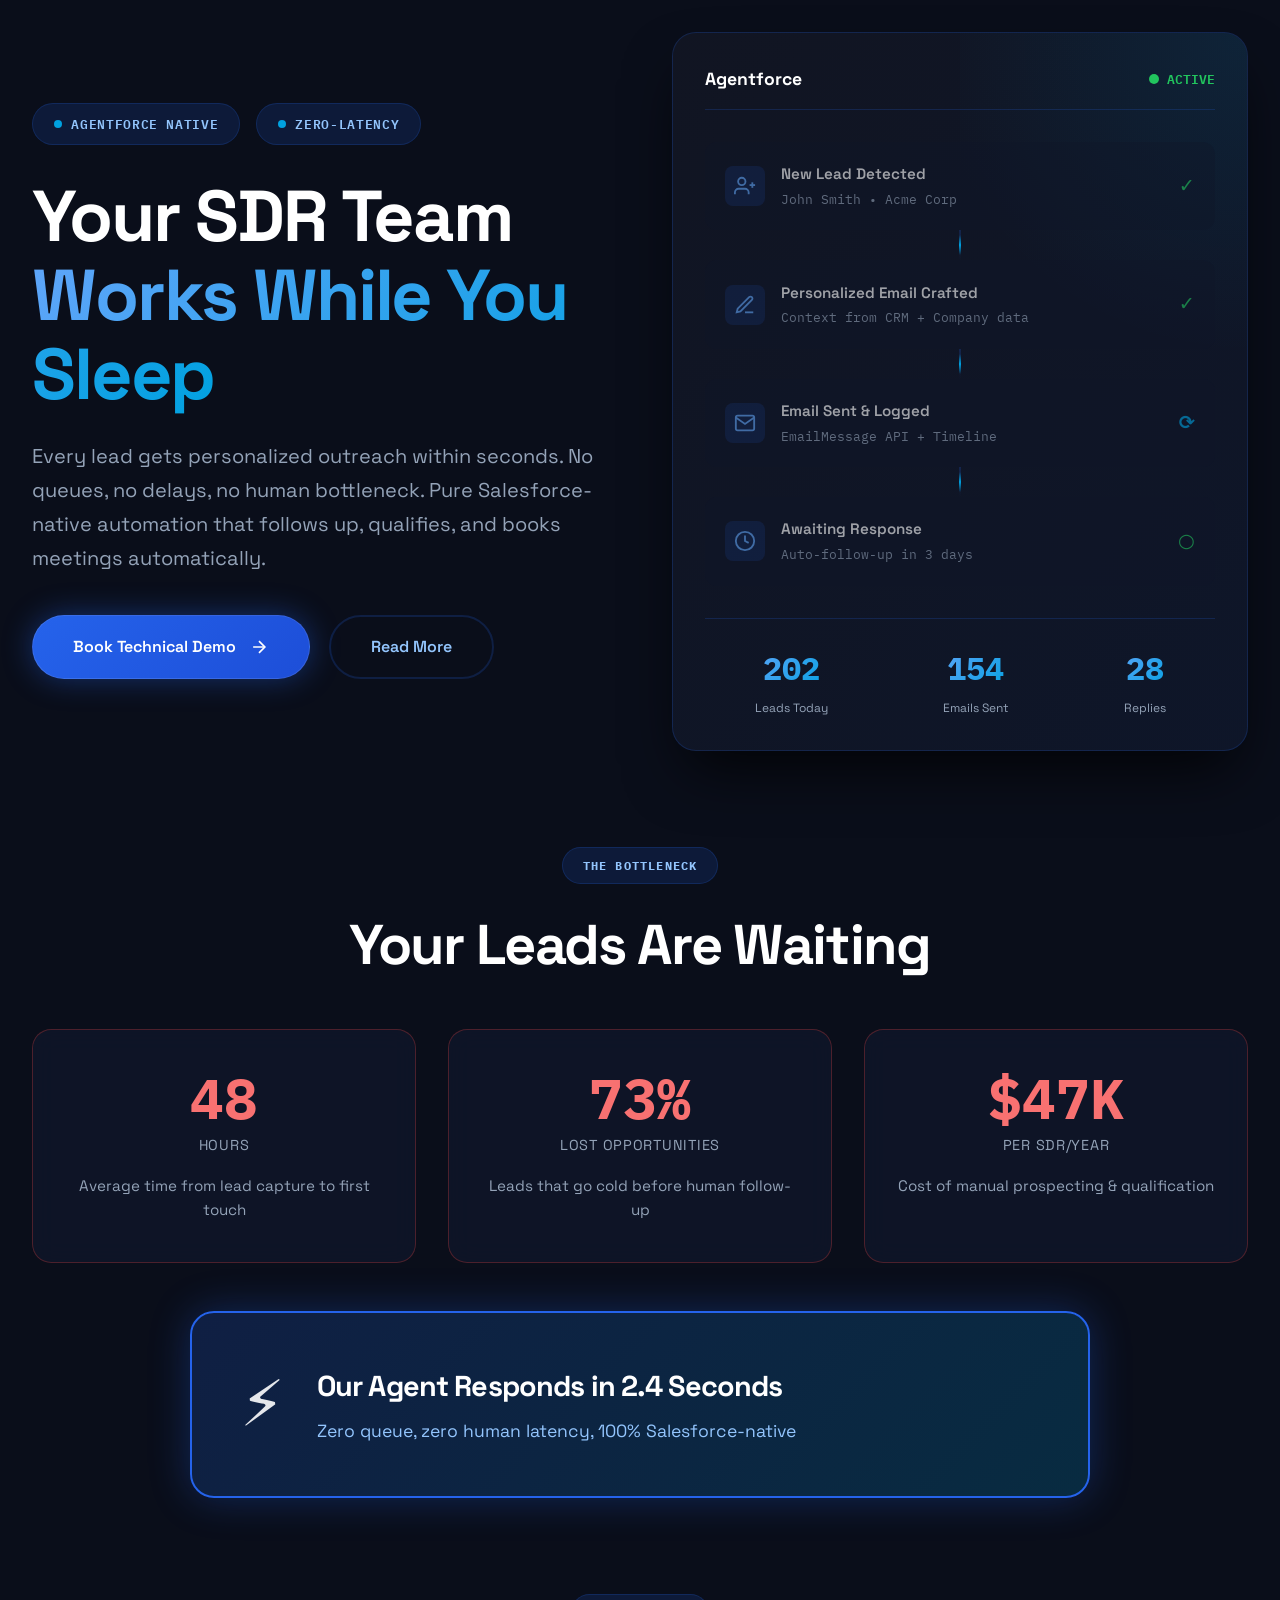
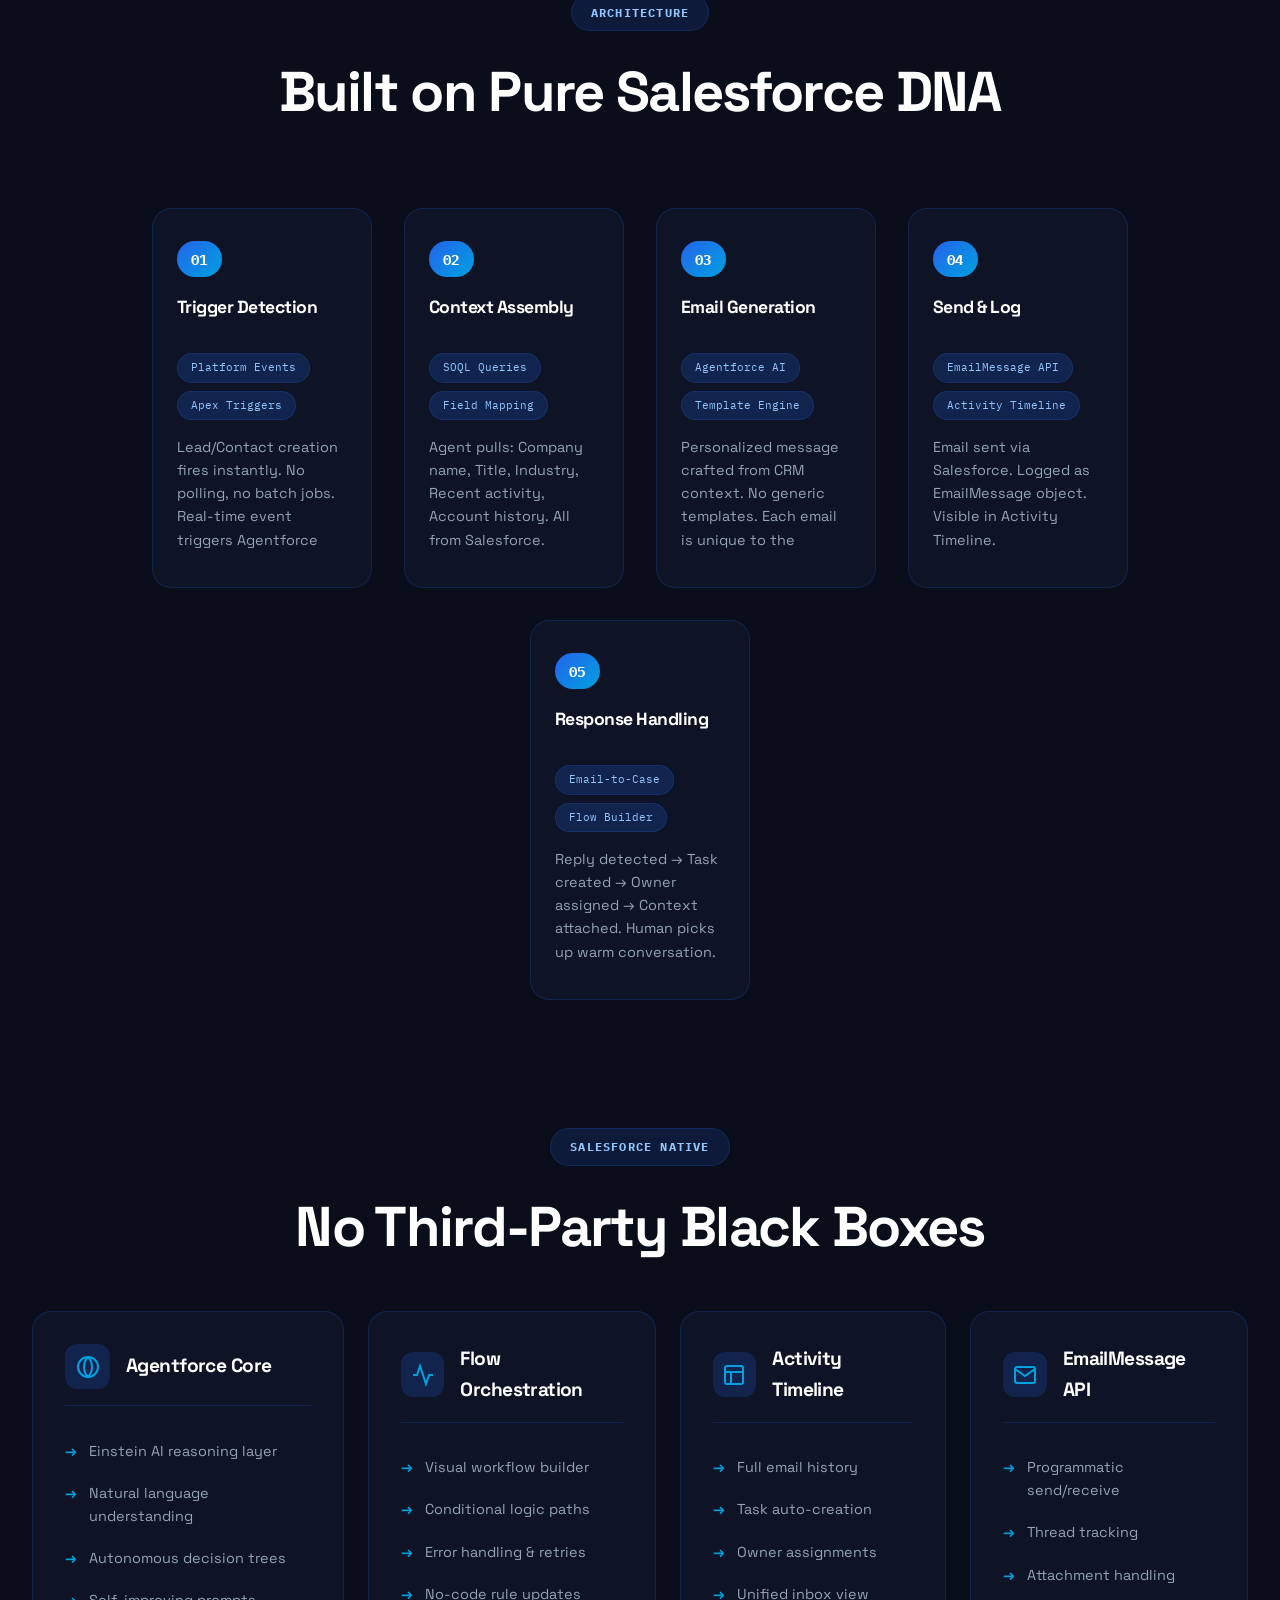
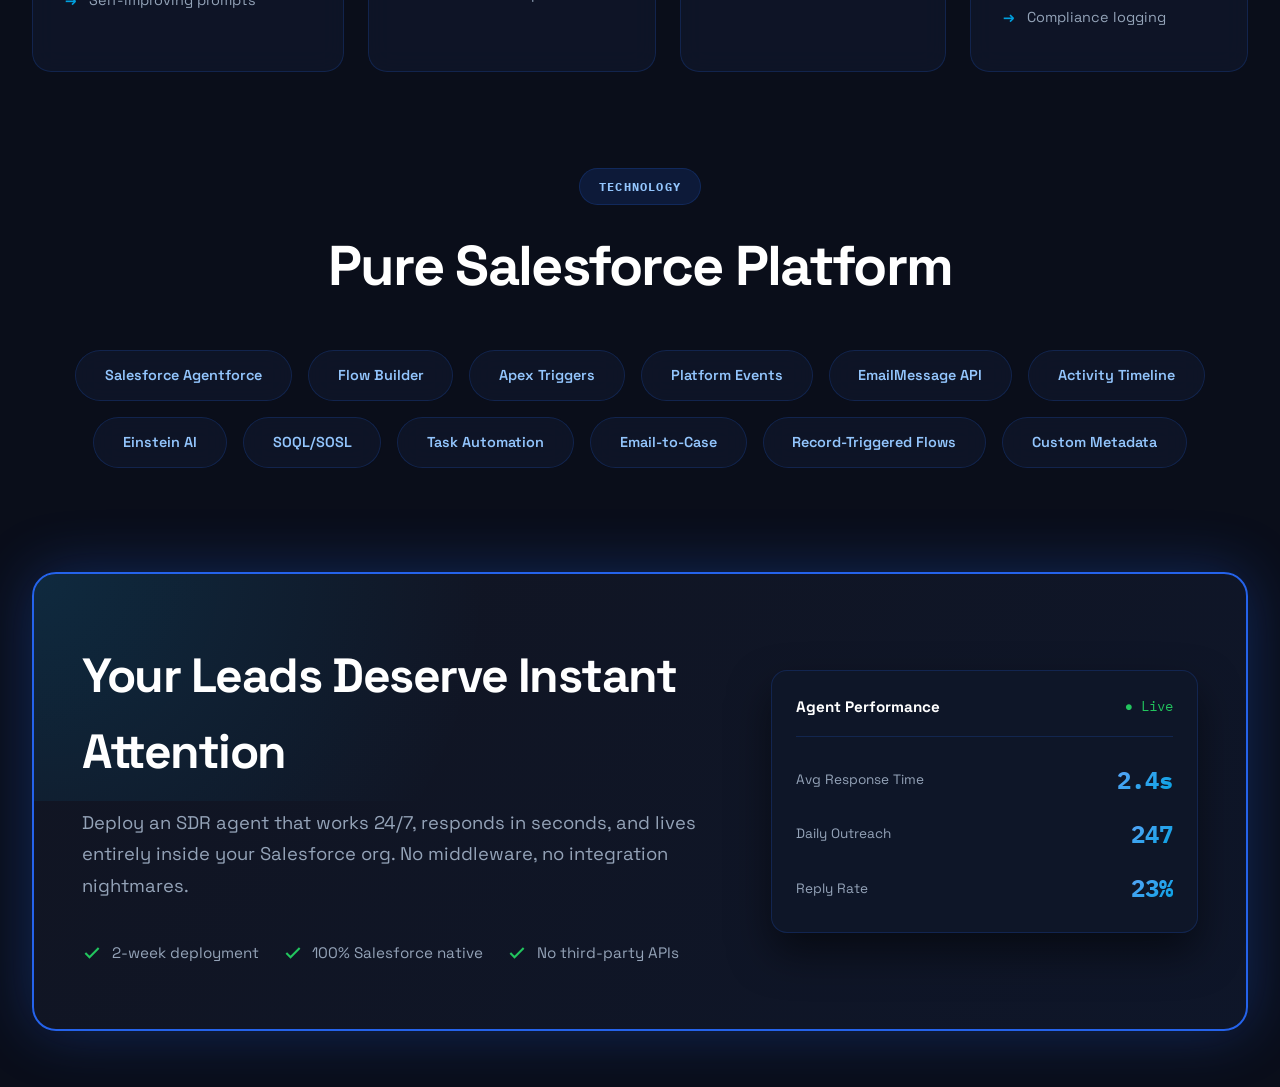
<file: solution4.html>
<!DOCTYPE html>
<html lang="en">
<head>
  <meta charset="UTF-8">
  <meta name="viewport" content="width=device-width, initial-scale=1.0">
  <title>Autonomous Sales Development Agent • Salesforce Agentforce Native</title>
  <link rel="preconnect" href="https://fonts.googleapis.com">
  <link rel="preconnect" href="https://fonts.gstatic.com" crossorigin>
  <link href="https://fonts.googleapis.com/css2?family=IBM+Plex+Mono:wght@400;500;600;700&family=Space+Grotesk:wght@400;500;600;700&display=swap" rel="stylesheet">
  <link rel="stylesheet" href="solution4.css">
</head>
<body>
  <div class="particle-field"></div>
  <div class="content-container">
    
    <!-- Hero with Salesforce Agent Visualization -->
    <section class="hero-section fade-in">
      <div class="hero-content">
        <div class="status-badges">
          <span class="status-badge">
            <span class="pulse-dot"></span>
            AGENTFORCE NATIVE
          </span>
          <span class="status-badge">
            <span class="pulse-dot"></span>
            ZERO-LATENCY
          </span>
        </div>
        
        <h1 class="hero-title">
          Your SDR Team<br/>
          <span class="gradient-text">Works While You Sleep</span>
        </h1>
        
        <p class="hero-description">
          Every lead gets personalized outreach within seconds. No queues, no delays, no human bottleneck. Pure Salesforce-native automation that follows up, qualifies, and books meetings automatically.
        </p>

        <div class="cta-group">
          <a href="https://astreait.com/contact-us/" class="btn-primary">
            <span>Book Technical Demo</span>
            <svg width="20" height="20" viewBox="0 0 24 24" fill="none" stroke="currentColor" stroke-width="2">
              <line x1="5" y1="12" x2="19" y2="12"/>
              <polyline points="12 5 19 12 12 19"/>
            </svg>
          </a>
          <a href="https://astreait.com/automating-first-reply-follow-ups-salesforce-sdr-outreach/" class="btn-secondary">Read More</a>
        </div>
      </div>

      <div class="hero-visual">
        <div class="salesforce-agent-hub">
          <div class="hub-header">
            <div class="salesforce-logo">
              <span>Agentforce</span>
            </div>
            <div class="status-indicator">
              <span class="status-dot active"></span>
              <span>ACTIVE</span>
            </div>
          </div>

          <div class="agent-workflow">
            <div class="workflow-stage" data-stage="1">
              <div class="stage-icon">
                <svg viewBox="0 0 24 24" fill="none" stroke="currentColor" stroke-width="2">
                  <path d="M16 21v-2a4 4 0 00-4-4H5a4 4 0 00-4 4v2"/>
                  <circle cx="8.5" cy="7" r="4"/>
                  <line x1="20" y1="8" x2="20" y2="14"/>
                  <line x1="23" y1="11" x2="17" y2="11"/>
                </svg>
              </div>
              <div class="stage-content">
                <div class="stage-title">New Lead Detected</div>
                <div class="stage-detail">John Smith • Acme Corp</div>
              </div>
              <div class="stage-status">✓</div>
            </div>

            <div class="workflow-connector">
              <div class="connector-line"></div>
              <div class="connector-pulse"></div>
            </div>

            <div class="workflow-stage" data-stage="2">
              <div class="stage-icon">
                <svg viewBox="0 0 24 24" fill="none" stroke="currentColor" stroke-width="2">
                  <path d="M12 20h9"/>
                  <path d="M16.5 3.5a2.121 2.121 0 013 3L7 19l-4 1 1-4L16.5 3.5z"/>
                </svg>
              </div>
              <div class="stage-content">
                <div class="stage-title">Personalized Email Crafted</div>
                <div class="stage-detail">Context from CRM + Company data</div>
              </div>
              <div class="stage-status">✓</div>
            </div>

            <div class="workflow-connector">
              <div class="connector-line"></div>
              <div class="connector-pulse"></div>
            </div>

            <div class="workflow-stage" data-stage="3">
              <div class="stage-icon">
                <svg viewBox="0 0 24 24" fill="none" stroke="currentColor" stroke-width="2">
                  <path d="M4 4h16c1.1 0 2 .9 2 2v12c0 1.1-.9 2-2 2H4c-1.1 0-2-.9-2-2V6c0-1.1.9-2 2-2z"/>
                  <polyline points="22,6 12,13 2,6"/>
                </svg>
              </div>
              <div class="stage-content">
                <div class="stage-title">Email Sent & Logged</div>
                <div class="stage-detail">EmailMessage API + Timeline</div>
              </div>
              <div class="stage-status active">⟳</div>
            </div>

            <div class="workflow-connector">
              <div class="connector-line"></div>
              <div class="connector-pulse"></div>
            </div>

            <div class="workflow-stage" data-stage="4">
              <div class="stage-icon">
                <svg viewBox="0 0 24 24" fill="none" stroke="currentColor" stroke-width="2">
                  <circle cx="12" cy="12" r="10"/>
                  <polyline points="12 6 12 12 16 14"/>
                </svg>
              </div>
              <div class="stage-content">
                <div class="stage-title">Awaiting Response</div>
                <div class="stage-detail">Auto-follow-up in 3 days</div>
              </div>
              <div class="stage-status">○</div>
            </div>
          </div>

          <div class="hub-footer">
            <div class="metric-item">
              <span class="metric-value" data-count="247">0</span>
              <span class="metric-label">Leads Today</span>
            </div>
            <div class="metric-item">
              <span class="metric-value" data-count="189">0</span>
              <span class="metric-label">Emails Sent</span>
            </div>
            <div class="metric-item">
              <span class="metric-value" data-count="34">0</span>
              <span class="metric-label">Replies</span>
            </div>
          </div>
        </div>
      </div>
    </section>

    <!-- The Problem Statement -->
    <section class="problem-section fade-in" id="problem">
      <div class="section-header">
        <span class="section-tag">THE BOTTLENECK</span>
        <h2>Your Leads Are Waiting</h2>
      </div>

      <div class="problem-grid">
        <div class="problem-card">
          <div class="problem-number">48</div>
          <div class="problem-label">Hours</div>
          <p>Average time from lead capture to first touch</p>
        </div>
        <div class="problem-card">
          <div class="problem-number">73%</div>
          <div class="problem-label">Lost Opportunities</div>
          <p>Leads that go cold before human follow-up</p>
        </div>
        <div class="problem-card">
          <div class="problem-number">$47K</div>
          <div class="problem-label">Per SDR/Year</div>
          <p>Cost of manual prospecting & qualification</p>
        </div>
      </div>

      <div class="solution-banner">
        <div class="banner-icon">⚡</div>
        <div class="banner-content">
          <h3>Our Agent Responds in 2.4 Seconds</h3>
          <p>Zero queue, zero human latency, 100% Salesforce-native</p>
        </div>
      </div>
    </section>

    <!-- How It Works -->
    <section class="architecture-section fade-in" id="architecture">
      <div class="section-header">
        <span class="section-tag">ARCHITECTURE</span>
        <h2>Built on Pure Salesforce DNA</h2>
      </div>

      <div class="architecture-flow">
        <div class="flow-step">
          <div class="step-header">
            <div class="step-number">01</div>
            <h3>Trigger Detection</h3>
          </div>
          <div class="step-body">
            <div class="tech-stack-mini">
              <span class="tech-pill">Platform Events</span>
              <span class="tech-pill">Apex Triggers</span>
            </div>
            <p>Lead/Contact creation fires instantly. No polling, no batch jobs. Real-time event triggers Agentforce SDR agent.</p>
          </div>
        </div>

        <div class="flow-arrow">
          <svg viewBox="0 0 100 100" preserveAspectRatio="none">
            <path d="M0,50 L80,50 L70,40 M80,50 L70,60" stroke="url(#flowGradient)" stroke-width="2" fill="none"/>
            <defs>
              <linearGradient id="flowGradient" x1="0%" y1="0%" x2="100%" y2="0%">
                <stop offset="0%" style="stop-color:#2563eb;stop-opacity:0.3"/>
                <stop offset="100%" style="stop-color:#2563eb;stop-opacity:1"/>
              </linearGradient>
            </defs>
          </svg>
        </div>

        <div class="flow-step">
          <div class="step-header">
            <div class="step-number">02</div>
            <h3>Context Assembly</h3>
          </div>
          <div class="step-body">
            <div class="tech-stack-mini">
              <span class="tech-pill">SOQL Queries</span>
              <span class="tech-pill">Field Mapping</span>
            </div>
            <p>Agent pulls: Company name, Title, Industry, Recent activity, Account history. All from Salesforce.</p>
          </div>
        </div>

        <div class="flow-arrow">
          <svg viewBox="0 0 100 100" preserveAspectRatio="none">
            <path d="M0,50 L80,50 L70,40 M80,50 L70,60" stroke="url(#flowGradient)" stroke-width="2" fill="none"/>
          </svg>
        </div>

        <div class="flow-step">
          <div class="step-header">
            <div class="step-number">03</div>
            <h3>Email Generation</h3>
          </div>
          <div class="step-body">
            <div class="tech-stack-mini">
              <span class="tech-pill">Agentforce AI</span>
              <span class="tech-pill">Template Engine</span>
            </div>
            <p>Personalized message crafted from CRM context. No generic templates. Each email is unique to the prospect.</p>
          </div>
        </div>

        <div class="flow-arrow">
          <svg viewBox="0 0 100 100" preserveAspectRatio="none">
            <path d="M0,50 L80,50 L70,40 M80,50 L70,60" stroke="url(#flowGradient)" stroke-width="2" fill="none"/>
          </svg>
        </div>

        <div class="flow-step">
          <div class="step-header">
            <div class="step-number">04</div>
            <h3>Send & Log</h3>
          </div>
          <div class="step-body">
            <div class="tech-stack-mini">
              <span class="tech-pill">EmailMessage API</span>
              <span class="tech-pill">Activity Timeline</span>
            </div>
            <p>Email sent via Salesforce. Logged as EmailMessage object. Visible in Activity Timeline.</p>
          </div>
        </div>

        <div class="flow-arrow">
          <svg viewBox="0 0 100 100" preserveAspectRatio="none">
            <path d="M0,50 L80,50 L70,40 M80,50 L70,60" stroke="url(#flowGradient)" stroke-width="2" fill="none"/>
          </svg>
        </div>

        <div class="flow-step">
          <div class="step-header">
            <div class="step-number">05</div>
            <h3>Response Handling</h3>
          </div>
          <div class="step-body">
            <div class="tech-stack-mini">
              <span class="tech-pill">Email-to-Case</span>
              <span class="tech-pill">Flow Builder</span>
            </div>
            <p>Reply detected → Task created → Owner assigned → Context attached. Human picks up warm conversation.</p>
          </div>
        </div>
      </div>
    </section>

    <!-- Integration Deep Dive -->
    <section class="integration-section fade-in">
      <div class="section-header">
        <span class="section-tag">SALESFORCE NATIVE</span>
        <h2>No Third-Party Black Boxes</h2>
      </div>

      <div class="integration-grid">
        <div class="integration-card">
          <div class="integration-header">
            <div class="integration-icon">
              <svg viewBox="0 0 24 24" fill="none" stroke="currentColor" stroke-width="2">
                <circle cx="12" cy="12" r="10"/>
                <path d="M12 2a14.5 14.5 0 000 20 14.5 14.5 0 000-20"/>
              </svg>
            </div>
            <h3>Agentforce Core</h3>
          </div>
          <ul class="integration-features">
            <li>Einstein AI reasoning layer</li>
            <li>Natural language understanding</li>
            <li>Autonomous decision trees</li>
            <li>Self-improving prompts</li>
          </ul>
        </div>

        <div class="integration-card">
          <div class="integration-header">
            <div class="integration-icon">
              <svg viewBox="0 0 24 24" fill="none" stroke="currentColor" stroke-width="2">
                <polyline points="22 12 18 12 15 21 9 3 6 12 2 12"/>
              </svg>
            </div>
            <h3>Flow Orchestration</h3>
          </div>
          <ul class="integration-features">
            <li>Visual workflow builder</li>
            <li>Conditional logic paths</li>
            <li>Error handling & retries</li>
            <li>No-code rule updates</li>
          </ul>
        </div>

        <div class="integration-card">
          <div class="integration-header">
            <div class="integration-icon">
              <svg viewBox="0 0 24 24" fill="none" stroke="currentColor" stroke-width="2">
                <rect x="3" y="3" width="18" height="18" rx="2" ry="2"/>
                <line x1="3" y1="9" x2="21" y2="9"/>
                <line x1="9" y1="21" x2="9" y2="9"/>
              </svg>
            </div>
            <h3>Activity Timeline</h3>
          </div>
          <ul class="integration-features">
            <li>Full email history</li>
            <li>Task auto-creation</li>
            <li>Owner assignments</li>
            <li>Unified inbox view</li>
          </ul>
        </div>

        <div class="integration-card">
          <div class="integration-header">
            <div class="integration-icon">
              <svg viewBox="0 0 24 24" fill="none" stroke="currentColor" stroke-width="2">
                <path d="M4 4h16c1.1 0 2 .9 2 2v12c0 1.1-.9 2-2 2H4c-1.1 0-2-.9-2-2V6c0-1.1.9-2 2-2z"/>
                <polyline points="22,6 12,13 2,6"/>
              </svg>
            </div>
            <h3>EmailMessage API</h3>
          </div>
          <ul class="integration-features">
            <li>Programmatic send/receive</li>
            <li>Thread tracking</li>
            <li>Attachment handling</li>
            <li>Compliance logging</li>
          </ul>
        </div>
      </div>
    </section>


    <!-- Tech Stack -->
    <section class="tech-section fade-in">
      <div class="section-header">
        <span class="section-tag">TECHNOLOGY</span>
        <h2>Pure Salesforce Platform</h2>
      </div>
      
      <div class="tech-cloud">
        <span class="tech-item">Salesforce Agentforce</span>
        <span class="tech-item">Flow Builder</span>
        <span class="tech-item">Apex Triggers</span>
        <span class="tech-item">Platform Events</span>
        <span class="tech-item">EmailMessage API</span>
        <span class="tech-item">Activity Timeline</span>
        <span class="tech-item">Einstein AI</span>
        <span class="tech-item">SOQL/SOSL</span>
        <span class="tech-item">Task Automation</span>
        <span class="tech-item">Email-to-Case</span>
        <span class="tech-item">Record-Triggered Flows</span>
        <span class="tech-item">Custom Metadata</span>
      </div>
    </section>

    <!-- Final CTA -->
    <section class="cta-section fade-in">
      <div class="cta-container">
        <div class="cta-content">
          <h2>Your Leads Deserve Instant Attention</h2>
          <p>Deploy an SDR agent that works 24/7, responds in seconds, and lives entirely inside your Salesforce org. No middleware, no integration nightmares.</p>
          
          

          <div class="cta-benefits">
            <div class="benefit-item">
              <svg width="20" height="20" viewBox="0 0 24 24" fill="none" stroke="#22c55e" stroke-width="2.5">
                <polyline points="20 6 9 17 4 12"/>
              </svg>
              <span>2-week deployment</span>
            </div>
            <div class="benefit-item">
              <svg width="20" height="20" viewBox="0 0 24 24" fill="none" stroke="#22c55e" stroke-width="2.5">
                <polyline points="20 6 9 17 4 12"/>
              </svg>
              <span>100% Salesforce native</span>
            </div>
            <div class="benefit-item">
              <svg width="20" height="20" viewBox="0 0 24 24" fill="none" stroke="#22c55e" stroke-width="2.5">
                <polyline points="20 6 9 17 4 12"/>
              </svg>
              <span>No third-party APIs</span>
            </div>
          </div>
        </div>

        <div class="cta-visual">
          <div class="floating-card">
            <div class="card-header">
              <span class="card-title">Agent Performance</span>
              <span class="card-status">● Live</span>
            </div>
            <div class="card-stats">
              <div class="stat-row">
                <span class="stat-label">Avg Response Time</span>
                <span class="stat-value">2.4s</span>
              </div>
              <div class="stat-row">
                <span class="stat-label">Daily Outreach</span>
                <span class="stat-value">247</span>
              </div>
              <div class="stat-row">
                <span class="stat-label">Reply Rate</span>
                <span class="stat-value">23%</span>
              </div>
            </div>
          </div>
        </div>
      </div>
    </section>

  </div>

  <script>
    // Fade-in on scroll
    const observerOptions = {
      threshold: 0.1,
      rootMargin: '0px 0px -100px 0px'
    };

    const observer = new IntersectionObserver((entries) => {
      entries.forEach(entry => {
        if (entry.isIntersecting) {
          entry.target.classList.add('visible');
        }
      });
    }, observerOptions);

    document.querySelectorAll('.fade-in').forEach(el => observer.observe(el));

    // Particle field animation
    const particleField = document.querySelector('.particle-field');
    for (let i = 0; i < 50; i++) {
      const particle = document.createElement('div');
      particle.className = 'particle';
      particle.style.left = Math.random() * 100 + '%';
      particle.style.top = Math.random() * 100 + '%';
      particle.style.animationDelay = Math.random() * 3 + 's';
      particle.style.animationDuration = (Math.random() * 3 + 2) + 's';
      particleField.appendChild(particle);
    }

    // Animated counters
    function animateCounter(el, target) {
      let current = 0;
      const increment = target / 60;
      const timer = setInterval(() => {
        current += increment;
        if (current >= target) {
          el.textContent = Math.round(target);
          clearInterval(timer);
        } else {
          el.textContent = Math.round(current);
        }
      }, 30);
    }

    // Trigger counters when hub becomes visible
    const hubObserver = new IntersectionObserver((entries) => {
      entries.forEach(entry => {
        if (entry.isIntersecting) {
          document.querySelectorAll('.metric-value').forEach(el => {
            const target = parseInt(el.dataset.count);
            animateCounter(el, target);
          });
          hubObserver.unobserve(entry.target);
        }
      });
    }, { threshold: 0.5 });

    const hub = document.querySelector('.salesforce-agent-hub');
    if (hub) hubObserver.observe(hub);

    // Workflow stage animation
    let currentStage = 0;
    setInterval(() => {
      const stages = document.querySelectorAll('.workflow-stage');
      stages.forEach((stage, i) => {
        stage.classList.remove('active');
        if (i === currentStage) {
          stage.classList.add('active');
        }
      });
      currentStage = (currentStage + 1) % stages.length;
    }, 2500);
  </script>
</body>
</html>
</file>
<file: solution2.css>
* {
  margin: 0;
  padding: 0;
  box-sizing: border-box;
}

body {
  font-family: 'Space Grotesk', system-ui, sans-serif;
  background: #0a0e1a;
  color: #e5e7eb;
  line-height: 1.6;
  -webkit-font-smoothing: antialiased;
  overflow-x: hidden;
}

.grid-background {
  position: fixed;
  top: 0;
  left: 0;
  width: 100%;
  height: 100%;
  pointer-events: none;
  z-index: 0;
  background: 
    radial-gradient(circle at 20% 30%, rgba(37, 99, 235, 0.15) 0%, transparent 50%),
    radial-gradient(circle at 80% 70%, rgba(37, 99, 235, 0.1) 0%, transparent 50%);
}

.content-wrapper {
  position: relative;
  z-index: 2;
  max-width: 1400px;
  margin: 0 auto;
  padding: 0 2rem;
}

.fade-up {
  opacity: 0;
  transform: translateY(40px);
  transition: opacity 0.9s cubic-bezier(0.23, 1, 0.32, 1), transform 0.9s cubic-bezier(0.23, 1, 0.32, 1);
}

.fade-up.visible {
  opacity: 1;
  transform: translateY(0);
}

/* Buttons */
.primary-btn {
  background: linear-gradient(135deg, #2563eb, #1d4ed8);
  color: white;
  border: none;
  padding: 1.1rem 2.8rem;
  border-radius: 0.6rem;
  font-weight: 600;
  font-size: 1rem;
  cursor: pointer;
  transition: all 0.3s ease;
  display: inline-block;
  text-decoration: none;
  box-shadow: 0 4px 20px rgba(37, 99, 235, 0.4);
  position: relative;
  overflow: hidden;
}

.primary-btn::before {
  content: '';
  position: absolute;
  top: 0;
  left: -100%;
  width: 100%;
  height: 100%;
  background: linear-gradient(90deg, transparent, rgba(255, 255, 255, 0.3), transparent);
  transition: left 0.5s;
}

.primary-btn:hover::before {
  left: 100%;
}

.primary-btn:hover {
  transform: translateY(-2px);
  box-shadow: 0 8px 30px rgba(37, 99, 235, 0.6);
}

.primary-btn.large {
  padding: 1.4rem 3.5rem;
  font-size: 1.1rem;
}

.secondary-btn {
  background: transparent;
  color: #60a5fa;
  border: 2px solid rgba(37, 99, 235, 0.6);
  padding: 1.1rem 2.8rem;
  border-radius: 0.6rem;
  font-weight: 600;
  font-size: 1rem;
  cursor: pointer;
  transition: all 0.3s ease;
  display: inline-block;
  text-decoration: none;
}

.secondary-btn:hover {
  background: rgba(37, 99, 235, 0.1);
  border-color: #2563eb;
  transform: translateY(-2px);
}

.secondary-btn.large {
  padding: 1.4rem 3.5rem;
  font-size: 1.1rem;
}

/* Typography */
h1, h2, h3 {
  font-weight: 700;
  letter-spacing: -0.03em;
}

.section-title {
  font-size: clamp(2rem, 5vw, 3rem);
  text-align: center;
  margin-bottom: 1rem;
  background: linear-gradient(135deg, #ffffff, #bdd3ff);
  -webkit-background-clip: text;
  -webkit-text-fill-color: transparent;
  background-clip: text;
}

.section-subtitle {
  text-align: center;
  color: #94a3b8;
  font-size: 1.1rem;
  margin-bottom: 3rem;
  max-width: 700px;
  margin-left: auto;
  margin-right: auto;
}

/* HERO SECTION */
.hero {
  display: grid;
  grid-template-columns: 1fr 1fr;
  gap: 4rem;
  align-items: center;
  min-height: 90vh;
  padding: 3rem 0;
}

.hero-text h1 {
  font-size: clamp(2.8rem, 6vw, 4.5rem);
  line-height: 1.1;
  margin-bottom: 1.5rem;
  background: linear-gradient(135deg, #ffffff, #bdd3ff, #60a5fa);
  -webkit-background-clip: text;
  -webkit-text-fill-color: transparent;
  background-clip: text;
}

.hero-sub {
  font-size: 1.2rem;
  color: #b0c4e8;
  margin-bottom: 2.5rem;
  line-height: 1.7;
}

.badge-row {
  display: flex;
  flex-wrap: wrap;
  gap: 0.8rem;
  margin-bottom: 2rem;
}

.badge {
  background: rgba(15, 23, 42, 0.8);
  border: 1px solid rgba(37, 99, 235, 0.4);
  padding: 0.5rem 1.2rem;
  border-radius: 0.5rem;
  font-size: 0.85rem;
  font-weight: 500;
  color: #bfdbfe;
  font-family: 'IBM Plex Mono', monospace;
}

.badge-glow {
  animation: badgeGlowAnim 2s infinite;
}

@keyframes badgeGlowAnim {
  0%, 100% { box-shadow: 0 0 10px rgba(37, 99, 235, 0.3); }
  50% { box-shadow: 0 0 20px rgba(37, 99, 235, 0.6); }
}

.hero-stats {
  display: flex;
  flex-wrap: wrap;
  gap: 1.5rem;
  margin: 2.5rem 0;
}

.stat-block {
  display: flex;
  align-items: center;
  gap: 1rem;
  background: rgba(15, 23, 42, 0.6);
  border: 1px solid rgba(37, 99, 235, 0.3);
  border-radius: 0.8rem;
  padding: 1rem 1.5rem;
}

.stat-icon {
  font-size: 2rem;
}

.stat-content {
  display: flex;
  flex-direction: column;
}

.stat-value {
  font-size: 1.8rem;
  font-weight: 700;
  color: #60a5fa;
  font-family: 'IBM Plex Mono', monospace;
}

.stat-label {
  font-size: 0.85rem;
  color: #94a3b8;
}

.cta-row {
  display: flex;
  flex-wrap: wrap;
  gap: 1.2rem;
  margin-top: 2rem;
}

/* TERMINAL WINDOW */
.terminal-window {
  background: #0f172a;
  border: 1px solid rgba(37, 99, 235, 0.4);
  border-radius: 0.8rem;
  overflow: hidden;
  box-shadow: 0 20px 60px rgba(0, 0, 0, 0.5);
}

.terminal-header {
  background: rgba(15, 23, 42, 0.9);
  border-bottom: 1px solid rgba(37, 99, 235, 0.3);
  padding: 0.8rem 1rem;
  display: flex;
  align-items: center;
  gap: 1rem;
}

.terminal-dots {
  display: flex;
  gap: 0.5rem;
}

.dot {
  width: 12px;
  height: 12px;
  border-radius: 50%;
}

.dot.red { background: #ef4444; }
.dot.yellow { background: #fbbf24; }
.dot.green { background: #22c55e; }

.terminal-title {
  color: #94a3b8;
  font-size: 0.85rem;
  font-family: 'IBM Plex Mono', monospace;
}

.terminal-body {
  padding: 1.5rem;
  font-family: 'IBM Plex Mono', monospace;
  font-size: 0.9rem;
  min-height: 400px;
}

.terminal-line {
  margin-bottom: 1rem;
}

.prompt {
  color: #22c55e;
  margin-right: 0.5rem;
}

.prompt-ai {
  color: #60a5fa;
  margin-right: 0.5rem;
}

.input-text {
  color: #e2e8f0;
}

.cursor {
  color: #60a5fa;
  animation: blink 1s infinite;
}

@keyframes blink {
  0%, 49% { opacity: 1; }
  50%, 100% { opacity: 0; }
}

.terminal-response {
  margin: 1rem 0;
}

.response-text {
  color: #94a3b8;
}

.terminal-data {
  margin-top: 1.5rem;
}

.data-header {
  color: #60a5fa;
  font-size: 0.75rem;
  margin-bottom: 1rem;
  padding: 0.5rem;
  background: rgba(37, 99, 235, 0.1);
  border-left: 3px solid #2563eb;
}

.data-table {
  background: rgba(15, 23, 42, 0.8);
  border: 1px solid rgba(100, 116, 139, 0.3);
  border-radius: 0.5rem;
  overflow: hidden;
  margin-bottom: 1rem;
}

.data-row {
  display: grid;
  grid-template-columns: 2fr 1fr 1fr;
  gap: 1rem;
  padding: 0.8rem 1rem;
  border-bottom: 1px solid rgba(100, 116, 139, 0.2);
}

.data-row.header {
  background: rgba(37, 99, 235, 0.15);
  font-weight: 600;
  color: #bfdbfe;
}

.data-row:last-child {
  border-bottom: none;
}

.risk {
  font-weight: 600;
  padding: 0.2rem 0.6rem;
  border-radius: 0.3rem;
  font-size: 0.75rem;
  text-align: center;
}

.risk.high {
  background: rgba(239, 68, 68, 0.2);
  color: #fca5a5;
  border: 1px solid rgba(239, 68, 68, 0.4);
}

.risk.medium {
  background: rgba(251, 191, 36, 0.2);
  color: #fcd34d;
  border: 1px solid rgba(251, 191, 36, 0.4);
}

.data-summary {
  color: #e2e8f0;
  padding: 0.8rem;
  background: rgba(37, 99, 235, 0.1);
  border-radius: 0.5rem;
  font-size: 0.85rem;
  line-height: 1.6;
}

.data-summary strong {
  color: #60a5fa;
}

.hidden {
  display: none;
}

/* DIFFERENCE SECTION */
.difference-section {
  margin: 6rem 0;
}

.difference-grid {
  display: grid;
  grid-template-columns: repeat(auto-fit, minmax(300px, 1fr));
  gap: 2rem;
  margin-top: 3rem;
}

.diff-card {
  background: rgba(15, 23, 42, 0.6);
  border: 1px solid rgba(37, 99, 235, 0.3);
  border-radius: 0.8rem;
  padding: 2rem;
  transition: all 0.3s ease;
}

.diff-card:hover {
  transform: translateY(-5px);
  border-color: #2563eb;
  box-shadow: 0 15px 40px rgba(37, 99, 235, 0.3);
}

.diff-icon {
  font-size: 2.5rem;
  margin-bottom: 1rem;
}

.diff-card h3 {
  font-size: 1.4rem;
  margin-bottom: 0.8rem;
  color: white;
}

.diff-card p {
  color: #94a3b8;
  line-height: 1.7;
  margin-bottom: 1.2rem;
}

.diff-badge {
  display: inline-block;
  background: rgba(37, 99, 235, 0.15);
  color: #60a5fa;
  padding: 0.4rem 1rem;
  border-radius: 0.4rem;
  font-size: 0.8rem;
  font-weight: 600;
  border: 1px solid rgba(37, 99, 235, 0.3);
  font-family: 'IBM Plex Mono', monospace;
}

/* DEMO SCENARIOS */
.demo-scenarios {
  margin: 6rem 0;
}

.scenario-grid {
  display: grid;
  gap: 1.5rem;
  margin-bottom: 2rem;
}

.scenario-card {
  background: rgba(15, 23, 42, 0.6);
  border: 1px solid rgba(37, 99, 235, 0.3);
  border-radius: 0.8rem;
  padding: 1.8rem;
  display: grid;
  grid-template-columns: auto 1fr auto;
  gap: 1.5rem;
  align-items: center;
  cursor: pointer;
  transition: all 0.3s ease;
}

.scenario-card:hover {
  border-color: #2563eb;
  transform: translateX(5px);
  box-shadow: 0 10px 30px rgba(37, 99, 235, 0.3);
}

.scenario-number {
  font-size: 2rem;
  font-weight: 700;
  color: rgba(37, 99, 235, 0.4);
  font-family: 'IBM Plex Mono', monospace;
}

.scenario-content {
  display: flex;
  align-items: center;
  gap: 1rem;
}

.scenario-icon {
  font-size: 2rem;
  flex-shrink: 0;
}

.scenario-content h3 {
  font-size: 1.2rem;
  color: #e2e8f0;
  margin-bottom: 0.3rem;
}

.scenario-preview {
  color: #94a3b8;
  font-size: 0.9rem;
}

.scenario-arrow {
  font-size: 1.5rem;
  color: #60a5fa;
}

.scenario-result {
  background: rgba(15, 23, 42, 0.8);
  border: 2px solid #2563eb;
  border-radius: 0.8rem;
  margin-top: 2rem;
  display: none;
  animation: slideDown 0.4s ease;
}

.scenario-result.active {
  display: block;
}

@keyframes slideDown {
  from {
    opacity: 0;
    transform: translateY(-20px);
  }
  to {
    opacity: 1;
    transform: translateY(0);
  }
}

.result-header {
  background: rgba(37, 99, 235, 0.2);
  padding: 1rem 1.5rem;
  display: flex;
  justify-content: space-between;
  align-items: center;
  border-bottom: 1px solid rgba(37, 99, 235, 0.3);
}

.result-label {
  color: #60a5fa;
  font-weight: 600;
  font-family: 'IBM Plex Mono', monospace;
}

.close-btn {
  background: transparent;
  border: none;
  color: #94a3b8;
  font-size: 1.5rem;
  cursor: pointer;
  transition: color 0.3s;
}

.close-btn:hover {
  color: white;
}

.result-body {
  padding: 2rem;
  font-family: 'IBM Plex Mono', monospace;
  font-size: 0.9rem;
}

/* ARCHITECTURE SECTION */
.architecture-section {
  margin: 6rem 0;
}

.arch-container {
  max-width: 900px;
  margin: 3rem auto;
}

.arch-layer {
  display: flex;
  align-items: center;
  gap: 2rem;
  margin-bottom: 1rem;
}

.arch-layer.last {
  margin-bottom: 0;
}

.layer-number {
  font-size: 1.5rem;
  font-weight: 700;
  color: #60a5fa;
  background: rgba(37, 99, 235, 0.15);
  width: 60px;
  height: 60px;
  border-radius: 50%;
  display: flex;
  align-items: center;
  justify-content: center;
  flex-shrink: 0;
  border: 2px solid rgba(37, 99, 235, 0.4);
  font-family: 'IBM Plex Mono', monospace;
}

.layer-content {
  flex: 1;
  background: rgba(15, 23, 42, 0.6);
  border: 1px solid rgba(37, 99, 235, 0.3);
  border-radius: 0.8rem;
  padding: 1.5rem;
}

.layer-content h3 {
  font-size: 1.2rem;
  color: white;
  margin-bottom: 0.5rem;
}

.layer-content p {
  color: #94a3b8;
  font-size: 0.95rem;
  margin-bottom: 0.8rem;
}

.layer-tech {
  font-family: 'IBM Plex Mono', monospace;
  font-size: 0.8rem;
  color: #60a5fa;
  background: rgba(37, 99, 235, 0.1);
  padding: 0.4rem 0.8rem;
  border-radius: 0.4rem;
  display: inline-block;
}

.layer-arrow {
  text-align: center;
  color: #60a5fa;
  font-size: 2rem;
  margin: 0.5rem 0;
  margin-left: 30px;
}

/* ROLES SECTION */
.roles-section {
  margin: 6rem 0;
}

.roles-grid {
  display: grid;
  grid-template-columns: repeat(auto-fit, minmax(280px, 1fr));
  gap: 2rem;
  margin-top: 3rem;
}

.role-card {
  background: rgba(15, 23, 42, 0.6);
  border: 1px solid rgba(37, 99, 235, 0.3);
  border-radius: 0.8rem;
  padding: 2rem;
  transition: all 0.3s ease;
}

.role-card:hover {
  border-color: #2563eb;
  transform: translateY(-5px);
  box-shadow: 0 15px 40px rgba(37, 99, 235, 0.3);
}

.role-header {
  display: flex;
  align-items: center;
  gap: 1rem;
  margin-bottom: 1.5rem;
  padding-bottom: 1rem;
  border-bottom: 1px solid rgba(100, 116, 139, 0.3);
}

.role-icon {
  font-size: 2.5rem;
}

.role-header h3 {
  font-size: 1.3rem;
  color: white;
}

.role-questions {
  list-style: none;
  margin-bottom: 1.5rem;
}

.role-questions li {
  color: #94a3b8;
  font-size: 0.95rem;
  margin-bottom: 0.8rem;
  padding-left: 1.5rem;
  position: relative;
  font-style: italic;
}

.role-questions li::before {
  content: '"';
  position: absolute;
  left: 0;
  color: #60a5fa;
  font-size: 1.5rem;
  font-weight: 700;
}

.role-impact {
  background: rgba(37, 99, 235, 0.15);
  color: #60a5fa;
  padding: 0.8rem 1rem;
  border-radius: 0.5rem;
  font-size: 0.9rem;
  font-weight: 600;
  border-left: 3px solid #2563eb;
}

/* PROOF SECTION */
.proof-section {
  margin: 6rem 0;
}

.proof-grid {
  display: grid;
  grid-template-columns: repeat(auto-fit, minmax(320px, 1fr));
  gap: 2rem;
  margin-top: 3rem;
}

.proof-card {
  background: rgba(15, 23, 42, 0.6);
  border: 1px solid rgba(37, 99, 235, 0.3);
  border-radius: 0.8rem;
  padding: 2rem;
  transition: all 0.3s ease;
}

.proof-card:hover {
  border-color: #2563eb;
  box-shadow: 0 15px 40px rgba(37, 99, 235, 0.3);
}

.proof-quote {
  font-size: 5rem;
  color: rgba(37, 99, 235, 0.3);
  line-height: 0.5;
  margin-bottom: 1rem;
}

.proof-text {
  color: #e2e8f0;
  font-size: 1.05rem;
  line-height: 1.7;
  margin-bottom: 1.5rem;
}

.proof-author {
  display: flex;
  align-items: center;
  gap: 1rem;
  margin-bottom: 1.2rem;
}

.author-pic {
  width: 50px;
  height: 50px;
  background: linear-gradient(135deg, #2563eb, #1d4ed8);
  border-radius: 50%;
  display: flex;
  align-items: center;
  justify-content: center;
  font-weight: 700;
  color: white;
  font-size: 1.2rem;
}

.author-info {
  display: flex;
  flex-direction: column;
}

.author-name {
  color: white;
  font-weight: 600;
  font-size: 1rem;
}

.author-title {
  color: #94a3b8;
  font-size: 0.85rem;
}

.proof-metric {
  background: rgba(37, 99, 235, 0.15);
  color: #60a5fa;
  padding: 0.6rem 1.2rem;
  border-radius: 0.5rem;
  font-size: 0.9rem;
  font-weight: 600;
  display: inline-block;
  border: 1px solid rgba(37, 99, 235, 0.3);
}

/* TECH SECTION */
.tech-section {
  margin: 6rem 0;
}

.tech-badges {
  display: flex;
  flex-wrap: wrap;
  justify-content: center;
  gap: 1rem;
  margin-top: 2rem;
}

.tech-badge {
  background: rgba(15, 23, 42, 0.8);
  border: 1px solid rgba(37, 99, 235, 0.4);
  padding: 0.7rem 1.5rem;
  border-radius: 0.5rem;
  color: #bfdbfe;
  font-size: 0.9rem;
  font-weight: 500;
  transition: all 0.3s ease;
  font-family: 'IBM Plex Mono', monospace;
}

.tech-badge:hover {
  background: rgba(37, 99, 235, 0.2);
  border-color: #2563eb;
  transform: translateY(-3px);
  box-shadow: 0 5px 20px rgba(37, 99, 235, 0.3);
}

/* FINAL CTA */
.final-cta {
  margin: 6rem 0 4rem;
}

.cta-box {
  max-width: 900px;
  margin: 0 auto;
  background: rgba(15, 23, 42, 0.8);
  border: 2px solid rgba(37, 99, 235, 0.4);
  border-radius: 1rem;
  padding: 4rem 3rem;
  text-align: center;
  box-shadow: 0 20px 60px rgba(37, 99, 235, 0.2);
}

.cta-badge {
  display: inline-block;
  background: rgba(37, 99, 235, 0.2);
  color: #60a5fa;
  padding: 0.5rem 1.2rem;
  border-radius: 0.5rem;
  font-size: 0.85rem;
  font-weight: 600;
  margin-bottom: 1.5rem;
  border: 1px solid rgba(37, 99, 235, 0.4);
  font-family: 'IBM Plex Mono', monospace;
}

.cta-box h2 {
  font-size: clamp(2rem, 5vw, 3rem);
  margin-bottom: 1rem;
  color: white;
}

.cta-box p {
  font-size: 1.2rem;
  color: #94a3b8;
  max-width: 700px;
  margin: 0 auto 2.5rem;
  line-height: 1.7;
}

.cta-buttons {
  display: flex;
  flex-wrap: wrap;
  gap: 1.5rem;
  justify-content: center;
  margin-bottom: 2.5rem;
}

.cta-features {
  display: flex;
  flex-wrap: wrap;
  justify-content: center;
  gap: 2rem;
  padding-top: 2rem;
  border-top: 1px solid rgba(100, 116, 139, 0.3);
}

.feature-item {
  display: flex;
  align-items: center;
  gap: 0.6rem;
  color: #94a3b8;
  font-size: 0.95rem;
}

/* RESPONSIVE */
@media (max-width: 1024px) {
  .hero {
    grid-template-columns: 1fr;
  }
  
  .arch-layer {
    flex-direction: column;
    align-items: flex-start;
  }
  
  .layer-arrow {
    margin-left: 0;
    transform: rotate(90deg);
  }
}

@media (max-width: 768px) {
  .hero {
    padding: 2rem 0;
  }
  
  .hero-text h1 {
    font-size: 2.5rem;
  }
  
  .hero-stats {
    flex-direction: column;
  }
  
  .scenario-card {
    grid-template-columns: 1fr;
    text-align: center;
  }
  
  .scenario-content {
    flex-direction: column;
  }
  
  .content-wrapper {
    padding: 0 1.5rem;
  }
}

@media (max-width: 480px) {
  .difference-grid,
  .roles-grid,
  .proof-grid {
    grid-template-columns: 1fr;
  }
  
  .cta-box {
    padding: 3rem 2rem;
  }
}
</file>
<file: solution1.css>
* {
  margin: 0;
  padding: 0;
  box-sizing: border-box;
}

body {
  font-family: 'Onest', system-ui, -apple-system, sans-serif;
  background-color: #0a0e1a;
  color: #e5e7eb;
  line-height: 1.5;
  -webkit-font-smoothing: antialiased;
  -moz-osx-font-smoothing: grayscale;
  overflow-x: hidden;
}

.grid-background {
  position: fixed;
  top: 0;
  left: 0;
  width: 100%;
  height: 100%;
  pointer-events: none;
  z-index: 0;
  background-image: 
    linear-gradient(rgba(37, 99, 235, 0.1) 1px, transparent 1px),
    linear-gradient(90deg, rgba(37, 99, 235, 0.1) 1px, transparent 1px);
  background-size: 50px 50px;
  background-position: center center;
  mask-image: radial-gradient(ellipse at 50% 30%, black 25%, transparent 75%);
  animation: gridPulse 8s ease-in-out infinite alternate;
}

@keyframes gridPulse {
  0% { opacity: 0.7; background-size: 50px 50px; }
  100% { opacity: 1; background-size: 52px 52px; }
}

.content-wrapper {
  position: relative;
  z-index: 2;
  max-width: 1440px;
  margin: 0 auto;
  padding: 0 2rem;
}

.glass-card {
  background: rgba(18, 22, 35, 0.7);
  backdrop-filter: blur(18px);
  border: 1px solid rgba(37, 99, 235, 0.2);
  border-radius: 2rem;
  box-shadow: 0 20px 40px -15px rgba(0, 0, 0, 0.8);
  transition: transform 0.3s ease, box-shadow 0.3s ease;
}

.fade-up {
  opacity: 0;
  transform: translateY(35px);
  transition: opacity 0.8s cubic-bezier(0.16, 0.88, 0.3, 1.1), transform 0.8s cubic-bezier(0.16, 0.88, 0.3, 1.1);
}

.fade-up.visible {
  opacity: 1;
  transform: translateY(0);
}

.primary-btn {
  background: linear-gradient(135deg, #2563eb, #1d4ed8);
  color: white;
  border: none;
  padding: 1rem 2.5rem;
  border-radius: 3rem;
  font-weight: 600;
  font-size: 1.05rem;
  cursor: pointer;
  transition: all 0.3s ease;
  box-shadow: 0 10px 25px -8px rgba(37, 99, 235, 0.6);
  display: inline-flex;
  align-items: center;
  justify-content: center;
  text-decoration: none;
  border: 1px solid rgba(255, 255, 255, 0.2);
  position: relative;
  overflow: hidden;
}

.primary-btn::before {
  content: '';
  position: absolute;
  top: 0;
  left: -100%;
  width: 100%;
  height: 100%;
  background: linear-gradient(90deg, transparent, rgba(255,255,255,0.2), transparent);
  transition: left 0.6s;
}

.primary-btn:hover::before {
  left: 100%;
}

.primary-btn:hover {
  background: linear-gradient(135deg, #3b78f0, #2563eb);
  box-shadow: 0 15px 35px -6px #2563ebcc;
  transform: translateY(-3px);
}

.primary-btn.large {
  padding: 1.3rem 3rem;
  font-size: 1.15rem;
}

.secondary-btn {
  background: transparent;
  color: #bfdbfe;
  border: 2px solid rgba(37, 99, 235, 0.5);
  padding: 1rem 2.5rem;
  border-radius: 3rem;
  font-weight: 600;
  font-size: 1.05rem;
  cursor: pointer;
  transition: all 0.3s ease;
  display: inline-flex;
  align-items: center;
  justify-content: center;
  text-decoration: none;
}

.secondary-btn:hover {
  background: rgba(37, 99, 235, 0.2);
  border-color: #2563eb;
  color: white;
  transform: translateY(-3px);
}

.secondary-btn.large {
  padding: 1.3rem 3rem;
  font-size: 1.15rem;
}

h1, h2, h3 {
  font-weight: 700;
  letter-spacing: -0.02em;
}

/* HERO SECTION */
.hero {
  display: flex;
  flex-wrap: wrap;
  align-items: center;
  justify-content: space-between;
  min-height: 90vh;
  padding: 2rem 0 4rem;
  gap: 3rem;
}

.hero-text {
  flex: 1 1 500px;
}

.hero-text h1 {
  font-size: clamp(3rem, 7vw, 5.5rem);
  line-height: 1.05;
  margin-bottom: 1.8rem;
  background: linear-gradient(to right, #ffffff, #bdd3ff, #60a5fa);
  -webkit-background-clip: text;
  -webkit-text-fill-color: transparent;
  background-clip: text;
  font-weight: 800;
}

.hero-sub {
  font-size: 1.3rem;
  color: #b0c4e8;
  margin-bottom: 2rem;
  max-width: 620px;
  line-height: 1.6;
}

.badge-row {
  display: flex;
  flex-wrap: wrap;
  gap: 1rem;
  margin: 0 0 2rem;
}

.badge {
  background: rgba(37, 99, 235, 0.22);
  border: 1px solid rgba(37, 99, 235, 0.55);
  padding: 0.55rem 1.4rem;
  border-radius: 2.5rem;
  font-size: 0.88rem;
  font-weight: 500;
  color: #d0e0ff;
  backdrop-filter: blur(10px);
  display: flex;
  align-items: center;
  gap: 0.4rem;
}

.badge-pulse {
  animation: badgePulse 2s infinite;
}

@keyframes badgePulse {
  0%, 100% { box-shadow: 0 0 8px rgba(37,99,235,0.3); }
  50% { box-shadow: 0 0 18px rgba(37,99,235,0.8); }
}

.stat-proof {
  display: flex;
  flex-wrap: wrap;
  gap: 2rem;
  margin: 2rem 0;
}

.stat-item {
  text-align: center;
}

.stat-number {
  font-size: 3.5rem;
  font-weight: 800;
  background: linear-gradient(135deg, #60a5fa, #3b82f6);
  -webkit-background-clip: text;
  -webkit-text-fill-color: transparent;
  font-family: 'JetBrains Mono', monospace;
}

.stat-label {
  font-size: 0.9rem;
  color: #94a3b8;
  margin-top: 0.3rem;
}

/* LIVE DEMO PREVIEW */
.hero-visual {
  flex: 1 1 480px;
  display: flex;
  justify-content: center;
  align-items: center;
}

.live-demo-preview {
  width: 100%;
  max-width: 550px;
  background: rgba(15, 23, 42, 0.85);
  backdrop-filter: blur(20px);
  border: 1px solid rgba(37, 99, 235, 0.3);
  border-radius: 1.5rem;
  padding: 1.5rem;
  box-shadow: 0 25px 50px -12px rgba(0, 0, 0, 0.6);
}

.demo-header {
  display: flex;
  justify-content: space-between;
  align-items: center;
  margin-bottom: 1.5rem;
  padding-bottom: 1rem;
  border-bottom: 1px solid rgba(37, 99, 235, 0.2);
}

.demo-tag {
  font-family: 'JetBrains Mono', monospace;
  font-size: 0.75rem;
  font-weight: 600;
  color: #60a5fa;
  background: rgba(37, 99, 235, 0.15);
  padding: 0.4rem 0.8rem;
  border-radius: 0.5rem;
}

.demo-status {
  font-size: 0.85rem;
  color: #22c55e;
  font-weight: 500;
  animation: statusPulse 2s infinite;
}

@keyframes statusPulse {
  0%, 100% { opacity: 1; }
  50% { opacity: 0.5; }
}

.demo-content {
  display: flex;
  align-items: center;
  gap: 1rem;
  margin-bottom: 1.5rem;
}

.doc-in, .doc-out {
  flex: 1;
  background: rgba(20, 30, 50, 0.6);
  border: 1px solid rgba(100, 116, 139, 0.3);
  border-radius: 1rem;
  padding: 1rem;
}

.doc-icon {
  font-size: 2rem;
  margin-bottom: 0.5rem;
}

.doc-name {
  font-size: 0.85rem;
  font-family: 'JetBrains Mono', monospace;
  color: #e2e8f0;
  margin-bottom: 0.3rem;
}

.doc-status {
  font-size: 0.75rem;
  color: #94a3b8;
}

.demo-arrow {
  flex-shrink: 0;
}

.json-preview {
  font-family: 'JetBrains Mono', monospace;
  font-size: 0.8rem;
}

.json-line {
  margin-bottom: 0.3rem;
}

.json-key {
  color: #60a5fa;
}

.json-value {
  color: #fbbf24;
}

.json-bool {
  color: #22c55e;
}

.demo-footer {
  padding-top: 1rem;
  border-top: 1px solid rgba(37, 99, 235, 0.2);
}

.processing-bar {
  height: 6px;
  background: rgba(100, 116, 139, 0.3);
  border-radius: 3px;
  overflow: hidden;
  margin-bottom: 0.5rem;
}

.processing-fill {
  height: 100%;
  background: linear-gradient(90deg, #2563eb, #60a5fa);
  width: 75%;
  animation: processingGrow 3s ease-in-out infinite;
}

@keyframes processingGrow {
  0% { width: 0%; }
  50% { width: 100%; }
  100% { width: 75%; }
}

.processing-text {
  font-size: 0.75rem;
  color: #94a3b8;
  text-align: center;
  font-family: 'JetBrains Mono', monospace;
}

/* INDUSTRY SELECTOR */
.industry-selector {
  margin: 6rem 0;
}

.industry-grid {
  display: grid;
  grid-template-columns: repeat(auto-fit, minmax(250px, 1fr));
  gap: 1.5rem;
}

.industry-card {
  background: rgba(15, 23, 42, 0.75);
  backdrop-filter: blur(12px);
  border: 1px solid rgba(37, 99, 235, 0.3);
  border-radius: 1.5rem;
  padding: 2rem 1.5rem;
  text-align: center;
  transition: all 0.3s ease;
  cursor: pointer;
}

.industry-card:hover {
  transform: translateY(-5px);
  border-color: #2563eb;
  box-shadow: 0 20px 40px -12px rgba(37, 99, 235, 0.4);
}

.industry-icon {
  font-size: 3rem;
  margin-bottom: 1rem;
}

.industry-card h3 {
  font-size: 1.3rem;
  margin-bottom: 0.5rem;
  color: white;
}

.industry-card p {
  color: #94a3b8;
  font-size: 0.9rem;
  margin-bottom: 1rem;
}

.industry-stat {
  display: inline-block;
  background: rgba(37, 99, 235, 0.15);
  color: #60a5fa;
  padding: 0.5rem 1rem;
  border-radius: 2rem;
  font-size: 0.85rem;
  font-weight: 600;
  border: 1px solid rgba(37, 99, 235, 0.3);
}

/* BEFORE/AFTER COMPARISON */
.before-after {
  margin: 6rem 0;
}

.comparison-wrapper {
  display: grid;
  grid-template-columns: 1fr auto 1fr;
  gap: 2rem;
  align-items: start;
}

.comparison-side {
  background: rgba(15, 23, 42, 0.75);
  backdrop-filter: blur(12px);
  border-radius: 1.5rem;
  padding: 2rem;
}

.before-side {
  border: 2px solid rgba(220, 60, 60, 0.4);
}

.after-side {
  border: 2px solid #2563eb;
  box-shadow: 0 0 40px rgba(37, 99, 235, 0.3);
}

.comparison-label {
  font-size: 1.3rem;
  font-weight: 700;
  margin-bottom: 1.5rem;
  padding-bottom: 1rem;
  border-bottom: 1px solid rgba(100, 116, 139, 0.3);
}

.comparison-detail {
  display: flex;
  gap: 1rem;
  align-items: start;
  margin-bottom: 1.5rem;
}

.detail-icon {
  font-size: 1.5rem;
  flex-shrink: 0;
}

.detail-text {
  display: flex;
  flex-direction: column;
  gap: 0.3rem;
}

.detail-text strong {
  color: white;
  font-size: 1.05rem;
}

.detail-text span {
  color: #94a3b8;
  font-size: 0.9rem;
}

.comparison-divider {
  display: flex;
  align-items: center;
  justify-content: center;
}

.vs-badge {
  background: linear-gradient(135deg, #2563eb, #1d4ed8);
  color: white;
  font-weight: 800;
  font-size: 1.5rem;
  width: 60px;
  height: 60px;
  border-radius: 50%;
  display: flex;
  align-items: center;
  justify-content: center;
  box-shadow: 0 10px 30px rgba(37, 99, 235, 0.5);
}

/* ROI CALCULATOR */
.roi-calculator {
  margin: 6rem 0;
}

.calculator-container {
  max-width: 900px;
  margin: 0 auto;
  padding: 3rem 2.5rem;
}

.calculator-inputs {
  display: grid;
  grid-template-columns: repeat(auto-fit, minmax(220px, 1fr));
  gap: 2rem;
  margin-bottom: 3rem;
}

.input-group {
  display: flex;
  flex-direction: column;
  gap: 0.5rem;
}

.input-group label {
  color: #94a3b8;
  font-size: 0.9rem;
  font-weight: 500;
}

.input-group input {
  background: rgba(15, 23, 42, 0.8);
  border: 1px solid rgba(37, 99, 235, 0.3);
  border-radius: 0.75rem;
  padding: 0.9rem 1.2rem;
  font-size: 1.1rem;
  color: white;
  font-family: 'JetBrains Mono', monospace;
  transition: all 0.3s ease;
}

.input-group input:focus {
  outline: none;
  border-color: #2563eb;
  box-shadow: 0 0 0 3px rgba(37, 99, 235, 0.2);
}

.calculator-results {
  display: flex;
  flex-wrap: wrap;
  align-items: center;
  justify-content: center;
  gap: 2rem;
  background: rgba(15, 23, 42, 0.5);
  border-radius: 1.5rem;
  padding: 2.5rem;
  border: 1px solid rgba(37, 99, 235, 0.2);
}

.result-card {
  text-align: center;
  padding: 1.5rem;
  background: rgba(20, 30, 50, 0.6);
  border-radius: 1rem;
  border: 1px solid rgba(100, 116, 139, 0.3);
  min-width: 180px;
}

.result-card.highlight {
  border-color: #2563eb;
  box-shadow: 0 0 25px rgba(37, 99, 235, 0.3);
}

.result-label {
  font-size: 0.85rem;
  color: #94a3b8;
  margin-bottom: 0.5rem;
}

.result-value {
  font-size: 2.2rem;
  font-weight: 800;
  color: white;
  font-family: 'JetBrains Mono', monospace;
}

.result-arrow {
  font-size: 2rem;
  color: #60a5fa;
}

.result-savings {
  flex: 1 1 100%;
  text-align: center;
  margin-top: 1.5rem;
  padding-top: 1.5rem;
  border-top: 1px solid rgba(100, 116, 139, 0.3);
}

.savings-label {
  font-size: 0.9rem;
  color: #94a3b8;
  margin-bottom: 0.3rem;
}

.savings-value {
  font-size: 2.5rem;
  font-weight: 800;
  background: linear-gradient(135deg, #22c55e, #16a34a);
  -webkit-background-clip: text;
  -webkit-text-fill-color: transparent;
  font-family: 'JetBrains Mono', monospace;
}

.savings-value.annual {
  font-size: 3.5rem;
  background: linear-gradient(135deg, #fbbf24, #f59e0b);
  -webkit-background-clip: text;
  -webkit-text-fill-color: transparent;
}

/* PIPELINE SECTION */
.pipeline-section {
  margin: 6rem 0;
}

.pipeline-flow {
  display: flex;
  align-items: center;
  gap: 1.5rem;
  overflow-x: visible;
  padding: 2rem 1rem;
  margin-bottom: 2rem;
  flex-wrap: wrap;
  justify-content: center;
}

.pipeline-step {
  flex: 0 1 160px;
  width: 160px;
  height: 200px;
  background: rgba(15, 23, 42, 0.75);
  backdrop-filter: blur(12px);
  border: 1px solid rgba(37, 99, 235, 0.3);
  border-radius: 1.2rem;
  padding: 1.5rem 1rem;
  text-align: center;
  transition: all 0.3s ease;
  position: relative;
  display: flex;
  flex-direction: column;
  justify-content: center;
  align-items: center;
}

.pipeline-step:hover {
  transform: translateY(-5px);
  border-color: #2563eb;
  box-shadow: 0 15px 30px rgba(37, 99, 235, 0.4);
}

.step-number {
  position: absolute;
  top: -10px;
  right: -10px;
  width: 30px;
  height: 30px;
  background: linear-gradient(135deg, #2563eb, #1d4ed8);
  color: white;
  border-radius: 50%;
  display: flex;
  align-items: center;
  justify-content: center;
  font-weight: 700;
  font-size: 0.9rem;
  box-shadow: 0 4px 12px rgba(37, 99, 235, 0.5);
}

.step-icon {
  width: 40px;
  height: 40px;
  margin: 0 auto 0.8rem;
  color: #60a5fa;
}

.pipeline-step h4 {
  font-size: 0.95rem;
  color: white;
  margin-bottom: 0.4rem;
}

.pipeline-step p {
  font-size: 0.75rem;
  color: #94a3b8;
}

.pipeline-connector {
  display: none;
}

.pipeline-connector::after {
  content: '';
}

.tech-tags {
  display: flex;
  flex-wrap: wrap;
  justify-content: center;
  gap: 1rem;
  margin-top: 2rem;
}

.tech-tag {
  background: rgba(37, 99, 235, 0.15);
  border: 1px solid rgba(37, 99, 235, 0.3);
  padding: 0.6rem 1.2rem;
  border-radius: 2rem;
  font-size: 0.85rem;
  color: #93c5fd;
  font-weight: 500;
}

/* SOCIAL PROOF */
.social-proof {
  margin: 6rem 0;
}

.testimonials-grid {
  display: grid;
  grid-template-columns: repeat(auto-fit, minmax(300px, 1fr));
  gap: 2rem;
}

.testimonial-card {
  background: rgba(15, 23, 42, 0.75);
  backdrop-filter: blur(12px);
  border: 1px solid rgba(37, 99, 235, 0.3);
  border-radius: 1.5rem;
  padding: 2rem;
  transition: all 0.3s ease;
}

.testimonial-card:hover {
  transform: translateY(-5px);
  border-color: #2563eb;
  box-shadow: 0 20px 40px rgba(37, 99, 235, 0.3);
}

.quote-icon {
  font-size: 4rem;
  color: rgba(37, 99, 235, 0.3);
  line-height: 0.5;
  margin-bottom: 1rem;
}

.testimonial-text {
  color: #e2e8f0;
  font-size: 1.05rem;
  line-height: 1.6;
  margin-bottom: 1.5rem;
}

.testimonial-author {
  display: flex;
  align-items: center;
  gap: 1rem;
  margin-bottom: 1rem;
}

.author-avatar {
  width: 50px;
  height: 50px;
  background: linear-gradient(135deg, #2563eb, #1d4ed8);
  border-radius: 50%;
  display: flex;
  align-items: center;
  justify-content: center;
  font-weight: 700;
  color: white;
  font-size: 1.2rem;
}

.author-name {
  color: white;
  font-weight: 600;
  font-size: 1rem;
}

.author-title {
  color: #94a3b8;
  font-size: 0.85rem;
}

.testimonial-metric {
  background: rgba(37, 99, 235, 0.15);
  border: 1px solid rgba(37, 99, 235, 0.3);
  border-radius: 2rem;
  padding: 0.6rem 1.2rem;
  display: inline-block;
  color: #60a5fa;
  font-weight: 600;
  font-size: 0.9rem;
}

/* TECH STACK */
.tech-stack {
  margin: 6rem 0;
}

.tech-grid {
  display: flex;
  flex-wrap: wrap;
  justify-content: center;
  gap: 1rem;
}

.tech-badge {
  background: rgba(15, 23, 42, 0.85);
  backdrop-filter: blur(10px);
  border: 1px solid rgba(37, 99, 235, 0.4);
  padding: 0.7rem 1.7rem;
  border-radius: 2.8rem;
  font-weight: 500;
  color: #d4e2ff;
  box-shadow: 0 0 18px rgba(37, 99, 235, 0.25);
  transition: all 0.3s ease;
}

.tech-badge:hover {
  background: rgba(37, 99, 235, 0.2);
  border-color: #2563eb;
  color: white;
  box-shadow: 0 0 28px rgba(37, 99, 235, 0.5);
  transform: translateY(-3px);
}

/* FINAL CTA */
.final-cta {
  margin: 6rem 0;
}

.cta-container {
  max-width: 900px;
  margin: 0 auto;
  padding: 4rem 3rem;
  text-align: center;
}

.cta-container h2 {
  font-size: 2.5rem;
  margin-bottom: 1rem;
  color: white;
}

.cta-container p {
  font-size: 1.2rem;
  color: #94a3b8;
  max-width: 700px;
  margin: 0 auto 2.5rem;
  line-height: 1.6;
}

.cta-buttons {
  display: flex;
  flex-wrap: wrap;
  gap: 1.5rem;
  justify-content: center;
  margin-bottom: 2.5rem;
}

.cta-features {
  display: flex;
  flex-wrap: wrap;
  justify-content: center;
  gap: 2rem;
  padding-top: 2rem;
  border-top: 1px solid rgba(100, 116, 139, 0.3);
}

.cta-feature {
  display: flex;
  align-items: center;
  gap: 0.5rem;
  color: #94a3b8;
  font-size: 0.95rem;
}

/* RESPONSIVE */
@media (max-width: 1024px) {
  .pipeline-flow {
    justify-content: start;
  }
}

@media (max-width: 768px) {
  .comparison-wrapper {
    grid-template-columns: 1fr;
  }
  
  .comparison-divider {
    padding: 1rem 0;
  }
  
  .hero {
    min-height: auto;
    padding: 3rem 0;
  }
  
  .hero-text h1 {
    font-size: 2.5rem;
  }
  
  .stat-proof {
    justify-content: center;
  }
  
  .calculator-results {
    flex-direction: column;
  }
  
  .result-arrow {
    transform: rotate(90deg);
  }
  
  .content-wrapper {
    padding: 0 1.5rem;
  }
}

@media (max-width: 768px) {
  .pipeline-flow {
    flex-wrap: wrap;
    justify-content: center;
  }
}

@media (max-width: 480px) {
  .industry-grid {
    grid-template-columns: 1fr;
  }

  .testimonials-grid {
    grid-template-columns: 1fr;
  }

  .pipeline-flow {
    flex-direction: column;
    align-items: center;
  }

  .pipeline-step {
    flex: 0 1 160px;
    width: 160px;
    height: 200px;
  }

  .pipeline-connector {
    width: 2px;
    height: 30px;
    flex: 0 0 30px;
  }

  .pipeline-connector::after {
    content: '↓';
    top: auto;
    bottom: -15px;
    left: -10px;
  }
}
</file>
<file: solution3.css>
* {
  margin: 0;
  padding: 0;
  box-sizing: border-box;
}

body {
  font-family: 'Space Grotesk', system-ui, -apple-system, sans-serif;
  background-color: #0a0e1a;
  color: #e5e7eb;
  line-height: 1.6;
  -webkit-font-smoothing: antialiased;
  -moz-osx-font-smoothing: grayscale;
  overflow-x: hidden;
}

/* Diagonal background instead of grid */
.diagonal-bg {
  position: fixed;
  top: 0;
  left: 0;
  width: 100%;
  height: 100%;
  pointer-events: none;
  z-index: 0;
  background: 
    linear-gradient(135deg, transparent 45%, rgba(37, 99, 235, 0.05) 45%, rgba(37, 99, 235, 0.05) 55%, transparent 55%),
    linear-gradient(-135deg, transparent 45%, rgba(37, 99, 235, 0.03) 45%, rgba(37, 99, 235, 0.03) 55%, transparent 55%);
  background-size: 80px 80px;
  opacity: 0.6;
}

.content-wrapper {
  position: relative;
  z-index: 2;
  max-width: 1280px;
  margin: 0 auto;
  padding: 0 2rem;
}

/* Fade-in animation instead of fade-up */
.fade-in {
  opacity: 0;
  transition: opacity 1s ease-out;
}

.fade-in.visible {
  opacity: 1;
}

/* Buttons */
.btn-primary {
  background: linear-gradient(135deg, #2563eb, #1d4ed8);
  color: white;
  border: none;
  padding: 1.1rem 2.8rem;
  border-radius: 0.6rem;
  font-weight: 600;
  font-size: 1rem;
  cursor: pointer;
  transition: all 0.3s ease;
  display: inline-flex;
  align-items: center;
  justify-content: center;
  text-decoration: none;
  box-shadow: 0 4px 14px rgba(37, 99, 235, 0.4);
}

.btn-primary:hover {
  transform: translateY(-2px);
  box-shadow: 0 6px 20px rgba(37, 99, 235, 0.6);
}

.btn-secondary {
  background: transparent;
  color: #bfdbfe;
  border: 2px solid rgba(37, 99, 235, 0.6);
  padding: 1.1rem 2.8rem;
  border-radius: 0.6rem;
  font-weight: 600;
  font-size: 1rem;
  cursor: pointer;
  transition: all 0.3s ease;
  display: inline-flex;
  align-items: center;
  justify-content: center;
  text-decoration: none;
}

.btn-secondary:hover {
  background: rgba(37, 99, 235, 0.15);
  border-color: #2563eb;
  color: white;
  transform: translateY(-2px);
}

/* HERO SECTION */
.hero {
  display: grid;
  grid-template-columns: 1fr 1fr;
  gap: 4rem;
  align-items: center;
  min-height: auto;
  padding: 2rem 0;
}

.hero-content {
  max-width: 600px;
}

.eyebrow {
  display: flex;
  gap: 1rem;
  margin-bottom: 2rem;
}

.eyebrow-badge {
  background: rgba(37, 99, 235, 0.15);
  border: 1px solid rgba(37, 99, 235, 0.4);
  padding: 0.5rem 1.2rem;
  border-radius: 2rem;
  font-size: 0.85rem;
  font-weight: 500;
  color: #93c5fd;
}

.hero h1 {
  font-size: clamp(2.8rem, 6vw, 4.5rem);
  font-weight: 700;
  line-height: 1.1;
  margin-bottom: 1.5rem;
  background: linear-gradient(to bottom right, #ffffff, #bdd3ff);
  -webkit-background-clip: text;
  -webkit-text-fill-color: transparent;
  background-clip: text;
}

.hero-description {
  font-size: 1.15rem;
  color: #94a3b8;
  margin-bottom: 2.5rem;
  line-height: 1.7;
}

.hero-metrics-inline {
  display: flex;
  align-items: center;
  gap: 2rem;
  margin-bottom: 2.5rem;
  flex-wrap: wrap;
}

.metric-inline {
  display: flex;
  flex-direction: column;
  gap: 0.3rem;
}

.metric-value {
  font-size: 2.5rem;
  font-weight: 700;
  font-family: 'Fira Code', monospace;
  background: linear-gradient(135deg, #60a5fa, #3b82f6);
  -webkit-background-clip: text;
  -webkit-text-fill-color: transparent;
}

.metric-label {
  font-size: 0.85rem;
  color: #64748b;
  text-transform: uppercase;
  letter-spacing: 0.5px;
}

.metric-divider {
  width: 1px;
  height: 40px;
  background: rgba(100, 116, 139, 0.3);
}

.cta-group {
  display: flex;
  gap: 1rem;
  flex-wrap: wrap;
}

/* Upload Zone Demo */
.hero-visual {
  display: flex;
  justify-content: center;
  align-items: center;
}

.upload-zone-demo {
  width: 100%;
  max-width: 500px;
  position: relative;
}

.upload-zone {
  background: rgba(15, 23, 42, 0.6);
  border: 2px dashed rgba(37, 99, 235, 0.5);
  border-radius: 1.2rem;
  padding: 3rem 2rem;
  text-align: center;
  cursor: pointer;
  transition: all 0.3s ease;
}

.upload-zone:hover {
  border-color: #2563eb;
  background: rgba(15, 23, 42, 0.8);
  transform: scale(1.02);
}

.upload-icon {
  width: 60px;
  height: 60px;
  margin: 0 auto 1rem;
  color: #60a5fa;
}

.upload-text {
  font-size: 1.2rem;
  font-weight: 600;
  color: white;
  margin-bottom: 0.5rem;
}

.upload-subtext {
  font-size: 0.9rem;
  color: #64748b;
}

.processing-visual {
  margin-top: 2rem;
  opacity: 0.7;
  transform: translateY(10px);
  transition: all 0.6s ease;
}

.file-card {
  background: rgba(15, 23, 42, 0.8);
  border: 1px solid rgba(100, 116, 139, 0.3);
  border-radius: 0.8rem;
  padding: 1rem 1.5rem;
  display: flex;
  align-items: center;
  gap: 1rem;
  margin-bottom: 1rem;
}

.file-icon {
  font-size: 1.8rem;
}

.file-name {
  font-family: 'Fira Code', monospace;
  font-size: 0.9rem;
  color: #e2e8f0;
}

.extraction-flow {
  text-align: center;
  margin-bottom: 1rem;
}

.extract-badge {
  display: inline-block;
  background: rgba(37, 99, 235, 0.2);
  color: #60a5fa;
  padding: 0.4rem 1rem;
  border-radius: 1.5rem;
  font-size: 0.85rem;
  font-weight: 500;
  margin-bottom: 0.8rem;
}

.progress-dots {
  display: flex;
  justify-content: center;
  gap: 0.5rem;
}

.dot {
  width: 8px;
  height: 8px;
  background: #60a5fa;
  border-radius: 50%;
  transition: transform 0.3s ease;
}

.output-preview {
  background: rgba(15, 23, 42, 0.9);
  border: 1px solid rgba(34, 197, 94, 0.4);
  border-radius: 0.8rem;
  padding: 1.2rem;
}

.output-header {
  font-weight: 600;
  color: #22c55e;
  margin-bottom: 0.8rem;
  font-size: 0.95rem;
}

.output-fields {
  display: flex;
  flex-direction: column;
  gap: 0.5rem;
}

.field-row {
  display: flex;
  justify-content: space-between;
  font-size: 0.85rem;
  font-family: 'Fira Code', monospace;
}

.field-key {
  color: #94a3b8;
}

.field-val {
  color: #e2e8f0;
  font-weight: 500;
}

/* SECTION HEADERS */
.section-header {
  text-align: center;
  margin-bottom: 2rem;
}

.section-header h2 {
  font-size: clamp(2rem, 4vw, 3rem);
  font-weight: 700;
  margin-bottom: 1rem;
  color: white;
}

.section-subtitle {
  font-size: 1.1rem;
  color: #94a3b8;
  max-width: 700px;
  margin: 0 auto;
}

/* HOW IT WORKS - TIMELINE */
.how-it-works {
  padding: 2rem 0;
}

.flow-timeline {
  display: flex;
  align-items: stretch;
  gap: 2rem;
  max-width: 1100px;
  margin: 0 auto;
}

.flow-step {
  flex: 1;
  background: rgba(15, 23, 42, 0.6);
  border: 1px solid rgba(37, 99, 235, 0.3);
  border-radius: 1rem;
  padding: 2rem 1.5rem;
  transition: all 0.3s ease;
}

.flow-step:hover {
  border-color: #2563eb;
  transform: translateY(-5px);
  box-shadow: 0 10px 30px rgba(37, 99, 235, 0.2);
}

.step-visual {
  display: flex;
  align-items: center;
  gap: 1rem;
  margin-bottom: 1.5rem;
}

.step-number {
  font-size: 2rem;
  font-weight: 700;
  font-family: 'Fira Code', monospace;
  background: linear-gradient(135deg, #60a5fa, #3b82f6);
  -webkit-background-clip: text;
  -webkit-text-fill-color: transparent;
}

.step-icon-wrapper {
  width: 40px;
  height: 40px;
  color: #60a5fa;
}

.step-content h3 {
  font-size: 1.3rem;
  margin-bottom: 0.8rem;
  color: white;
}

.step-content p {
  color: #94a3b8;
  font-size: 0.95rem;
  margin-bottom: 1rem;
  line-height: 1.6;
}

.tech-note {
  background: rgba(37, 99, 235, 0.1);
  border: 1px solid rgba(37, 99, 235, 0.3);
  padding: 0.5rem 1rem;
  border-radius: 0.5rem;
  font-size: 0.8rem;
  color: #93c5fd;
  font-family: 'Fira Code', monospace;
  display: inline-block;
}

.flow-connector {
  display: flex;
  flex-direction: column;
  align-items: center;
  justify-content: center;
  position: relative;
}

.connector-line {
  width: 2px;
  height: 100%;
  background: linear-gradient(to bottom, rgba(37, 99, 235, 0.3), rgba(37, 99, 235, 0.1));
}

.connector-arrow {
  position: absolute;
  top: 50%;
  transform: translateY(-50%);
  font-size: 1.5rem;
  color: #60a5fa;
}

/* BEFORE/AFTER SPLIT */
.before-after-split {
  padding: 2rem 0;
}

.split-container {
  display: grid;
  grid-template-columns: 1fr 1fr;
  gap: 3rem;
  margin-bottom: 3rem;
}

.split-panel {
  background: rgba(15, 23, 42, 0.6);
  border-radius: 1rem;
  padding: 2.5rem;
  border: 2px solid transparent;
  transition: all 0.3s ease;
}

.before-panel {
  border-color: rgba(220, 60, 60, 0.4);
}

.after-panel {
  border-color: rgba(37, 99, 235, 0.5);
  box-shadow: 0 0 30px rgba(37, 99, 235, 0.15);
}

.panel-label {
  font-size: 1.2rem;
  font-weight: 700;
  margin-bottom: 2rem;
  padding-bottom: 1rem;
  border-bottom: 1px solid rgba(100, 116, 139, 0.3);
}

.panel-content {
  display: flex;
  flex-direction: column;
  gap: 1.5rem;
}

.impact-item {
  display: flex;
  gap: 1rem;
  align-items: start;
}

.impact-icon {
  font-size: 1.5rem;
  flex-shrink: 0;
}

.impact-text {
  display: flex;
  flex-direction: column;
  gap: 0.2rem;
}

.impact-text strong {
  color: white;
  font-size: 1.05rem;
  font-weight: 600;
}

.impact-text span {
  color: #64748b;
  font-size: 0.9rem;
}

.impact-callout {
  text-align: center;
  background: linear-gradient(135deg, rgba(37, 99, 235, 0.2), rgba(37, 99, 235, 0.05));
  border: 1px solid rgba(37, 99, 235, 0.4);
  border-radius: 1rem;
  padding: 2.5rem;
  max-width: 500px;
  margin: 0 auto;
}

.callout-stat {
  font-size: 4rem;
  font-weight: 800;
  font-family: 'Fira Code', monospace;
  background: linear-gradient(135deg, #fbbf24, #f59e0b);
  -webkit-background-clip: text;
  -webkit-text-fill-color: transparent;
  margin-bottom: 0.5rem;
}

.callout-text {
  font-size: 1.2rem;
  color: #e2e8f0;
}

/* WHY SALESFORCE */
.why-salesforce {
  padding: 2rem 0;
  background: rgba(15, 23, 42, 0.3);
  margin: 0 -2rem;
  padding-left: 2rem;
  padding-right: 2rem;
}

.salesforce-benefits {
  display: grid;
  grid-template-columns: repeat(2, 1fr);
  gap: 2rem;
  max-width: 1000px;
  margin: 0 auto;
}

.benefit-card {
  background: rgba(15, 23, 42, 0.6);
  border: 1px solid rgba(37, 99, 235, 0.3);
  border-radius: 1rem;
  padding: 2rem;
  transition: all 0.3s ease;
}

.benefit-card:hover {
  border-color: #2563eb;
  transform: translateY(-3px);
  box-shadow: 0 10px 25px rgba(37, 99, 235, 0.2);
}

.benefit-icon {
  width: 50px;
  height: 50px;
  color: #60a5fa;
  margin-bottom: 1.2rem;
}

.benefit-card h3 {
  font-size: 1.3rem;
  margin-bottom: 0.8rem;
  color: white;
}

.benefit-card p {
  color: #94a3b8;
  line-height: 1.7;
  font-size: 0.95rem;
}

/* TECH STACK SIMPLE */
.tech-stack-simple {
  padding: 2rem 0;
}

.tech-grid-simple {
  display: grid;
  grid-template-columns: repeat(3, 1fr);
  gap: 1.5rem;
  max-width: 900px;
  margin: 0 auto;
}

.tech-item {
  background: rgba(15, 23, 42, 0.6);
  border: 1px solid rgba(37, 99, 235, 0.3);
  border-radius: 0.8rem;
  padding: 1.5rem;
  text-align: center;
  transition: all 0.3s ease;
}

.tech-item:hover {
  border-color: #2563eb;
  background: rgba(37, 99, 235, 0.1);
  transform: translateY(-3px);
}

.tech-item-icon {
  font-size: 2rem;
  margin-bottom: 0.8rem;
}

.tech-item-name {
  font-size: 0.95rem;
  font-weight: 600;
  color: #e2e8f0;
}

/* FINAL CTA COMPACT */
.final-cta-compact {
  padding: 2rem 0;
}

.cta-box {
  background: linear-gradient(135deg, rgba(37, 99, 235, 0.15), rgba(37, 99, 235, 0.05));
  border: 2px solid rgba(37, 99, 235, 0.4);
  border-radius: 1.5rem;
  padding: 4rem 3rem;
  text-align: center;
  max-width: 800px;
  margin: 0 auto;
}

.cta-box h2 {
  font-size: 2.5rem;
  margin-bottom: 1rem;
  color: white;
}

.cta-box p {
  font-size: 1.15rem;
  color: #94a3b8;
  margin-bottom: 2.5rem;
  max-width: 600px;
  margin-left: auto;
  margin-right: auto;
}

.cta-actions {
  display: flex;
  gap: 1rem;
  justify-content: center;
  flex-wrap: wrap;
}

/* RESPONSIVE */
@media (max-width: 1024px) {
  .hero {
    grid-template-columns: 1fr;
    gap: 3rem;
  }

  .flow-timeline {
    flex-direction: column;
  }

  .flow-connector {
    flex-direction: row;
    height: auto;
    padding: 1rem 0;
  }

  .connector-line {
    width: 100%;
    height: 2px;
    background: linear-gradient(to right, rgba(37, 99, 235, 0.3), rgba(37, 99, 235, 0.1));
  }

  .connector-arrow {
    position: static;
    transform: rotate(90deg);
  }

  .salesforce-benefits {
    grid-template-columns: 1fr;
  }

  .split-container {
    grid-template-columns: 1fr;
    gap: 2rem;
  }
}

@media (max-width: 768px) {
  .hero-metrics-inline {
    flex-direction: column;
    align-items: start;
    gap: 1.5rem;
  }

  .metric-divider {
    display: none;
  }

  .tech-grid-simple {
    grid-template-columns: repeat(2, 1fr);
  }

  .content-wrapper {
    padding: 0 1.5rem;
  }

  .why-salesforce {
    margin: 0 -1.5rem;
    padding-left: 1.5rem;
    padding-right: 1.5rem;
  }
}

@media (max-width: 480px) {
  .hero h1 {
    font-size: 2.2rem;
  }

  .cta-group {
    flex-direction: column;
  }

  .btn-primary, .btn-secondary {
    width: 100%;
  }

  .tech-grid-simple {
    grid-template-columns: 1fr;
  }
}
</file>
<file: solution4.css>
* {
  margin: 0;
  padding: 0;
  box-sizing: border-box;
}

:root {
  --primary-blue: #2563eb;
  --dark-blue: #1d4ed8;
  --light-blue: #60a5fa;
  --accent-blue: #93c5fd;
  --salesforce-blue: #00A1E0;
  --bg-dark: #0a0e1a;
  --bg-card: #121623;
  --text-primary: #e5e7eb;
  --text-secondary: #94a3b8;
  --border-color: rgba(37, 99, 235, 0.2);
  --success: #22c55e;
}

body {
  font-family: 'Space Grotesk', system-ui, sans-serif;
  background: var(--bg-dark);
  color: var(--text-primary);
  line-height: 1.6;
  overflow-x: hidden;
}

/* Particle Background */
.particle-field {
  position: fixed;
  top: 0;
  left: 0;
  width: 100%;
  height: 100%;
  pointer-events: none;
  z-index: 0;
  overflow: hidden;
}

.particle {
  position: absolute;
  width: 3px;
  height: 3px;
  background: var(--primary-blue);
  border-radius: 50%;
  opacity: 0;
  animation: particleFloat linear infinite;
}

@keyframes particleFloat {
  0% {
    opacity: 0;
    transform: translateY(0) scale(0);
  }
  10% {
    opacity: 0.3;
  }
  90% {
    opacity: 0.3;
  }
  100% {
    opacity: 0;
    transform: translateY(-100vh) scale(1);
  }
}

.content-container {
  position: relative;
  z-index: 1;
  max-width: 1400px;
  margin: 0 auto;
  padding: 0 2rem;
}

/* Fade In Animation */
.fade-in {
  opacity: 0;
  transform: translateY(40px);
  transition: opacity 0.8s cubic-bezier(0.25, 0.46, 0.45, 0.94),
              transform 0.8s cubic-bezier(0.25, 0.46, 0.45, 0.94);
}

.fade-in.visible {
  opacity: 1;
  transform: translateY(0);
}

/* Typography */
h1, h2, h3 {
  font-weight: 700;
  letter-spacing: -0.03em;
}

/* Buttons */
.btn-primary {
  display: inline-flex;
  align-items: center;
  gap: 0.8rem;
  background: linear-gradient(135deg, var(--primary-blue), var(--dark-blue));
  color: white;
  padding: 1.1rem 2.5rem;
  border-radius: 3rem;
  font-weight: 600;
  font-size: 1rem;
  text-decoration: none;
  border: 1px solid rgba(255, 255, 255, 0.1);
  box-shadow: 0 0 30px rgba(37, 99, 235, 0.4);
  transition: all 0.3s ease;
  position: relative;
  overflow: hidden;
}

.btn-primary::before {
  content: '';
  position: absolute;
  top: 0;
  left: -100%;
  width: 100%;
  height: 100%;
  background: linear-gradient(90deg, transparent, rgba(255, 255, 255, 0.2), transparent);
  transition: left 0.5s;
}

.btn-primary:hover::before {
  left: 100%;
}

.btn-primary:hover {
  transform: translateY(-2px);
  box-shadow: 0 0 50px rgba(37, 99, 235, 0.6);
}

.btn-primary.large {
  padding: 1.3rem 3rem;
  font-size: 1.1rem;
}

.btn-secondary {
  display: inline-flex;
  align-items: center;
  gap: 0.8rem;
  background: transparent;
  color: var(--accent-blue);
  padding: 1.1rem 2.5rem;
  border-radius: 3rem;
  font-weight: 600;
  font-size: 1rem;
  text-decoration: none;
  border: 2px solid var(--border-color);
  transition: all 0.3s ease;
}

.btn-secondary:hover {
  border-color: var(--primary-blue);
  background: rgba(37, 99, 235, 0.1);
  transform: translateY(-2px);
}

.btn-secondary.large {
  padding: 1.3rem 3rem;
  font-size: 1.1rem;
}

/* Hero Section */
.hero-section {
  display: grid;
  grid-template-columns: 1fr 1fr;
  gap: 4rem;
  align-items: center;
  min-height: auto;
  padding: 2rem 0 3rem 0;
}

.status-badges {
  display: flex;
  gap: 1rem;
  margin-bottom: 2rem;
  flex-wrap: wrap;
}

.status-badge {
  display: inline-flex;
  align-items: center;
  gap: 0.6rem;
  background: rgba(37, 99, 235, 0.15);
  border: 1px solid var(--border-color);
  padding: 0.6rem 1.3rem;
  border-radius: 2rem;
  font-size: 0.8rem;
  font-weight: 600;
  color: var(--accent-blue);
  font-family: 'IBM Plex Mono', monospace;
  text-transform: uppercase;
  letter-spacing: 0.05em;
}

.pulse-dot {
  width: 8px;
  height: 8px;
  background: var(--salesforce-blue);
  border-radius: 50%;
  animation: pulseDot 2s infinite;
}

@keyframes pulseDot {
  0%, 100% {
    box-shadow: 0 0 0 0 rgba(0, 161, 224, 0.7);
  }
  50% {
    box-shadow: 0 0 0 8px rgba(0, 161, 224, 0);
  }
}

.hero-title {
  font-size: clamp(2.5rem, 6vw, 4.5rem);
  line-height: 1.1;
  margin-bottom: 1.5rem;
  color: white;
}

.gradient-text {
  background: linear-gradient(135deg, var(--light-blue), var(--salesforce-blue));
  -webkit-background-clip: text;
  -webkit-text-fill-color: transparent;
  background-clip: text;
}

.hero-description {
  font-size: 1.25rem;
  color: var(--text-secondary);
  margin-bottom: 2.5rem;
  max-width: 580px;
  line-height: 1.7;
}

.cta-group {
  display: flex;
  gap: 1.2rem;
  flex-wrap: wrap;
}

/* Salesforce Agent Hub */
.salesforce-agent-hub {
  background: linear-gradient(135deg, rgba(18, 22, 35, 0.95), rgba(15, 23, 42, 0.95));
  backdrop-filter: blur(20px);
  border: 1px solid var(--border-color);
  border-radius: 1.5rem;
  padding: 2rem;
  box-shadow: 0 30px 60px -15px rgba(0, 0, 0, 0.8);
  position: relative;
  overflow: hidden;
}

.salesforce-agent-hub::before {
  content: '';
  position: absolute;
  top: -50%;
  right: -50%;
  width: 100%;
  height: 100%;
  background: radial-gradient(circle, rgba(0, 161, 224, 0.1) 0%, transparent 70%);
  animation: hubGlow 6s ease-in-out infinite;
}

@keyframes hubGlow {
  0%, 100% { transform: scale(1) rotate(0deg); }
  50% { transform: scale(1.2) rotate(180deg); }
}

.hub-header {
  display: flex;
  justify-content: space-between;
  align-items: center;
  margin-bottom: 2rem;
  padding-bottom: 1rem;
  border-bottom: 1px solid var(--border-color);
  position: relative;
  z-index: 2;
}

.salesforce-logo {
  display: flex;
  align-items: center;
  gap: 0.7rem;
  font-weight: 700;
  font-size: 1.1rem;
  color: white;
}

.status-indicator {
  display: flex;
  align-items: center;
  gap: 0.5rem;
  font-size: 0.8rem;
  font-family: 'IBM Plex Mono', monospace;
  color: var(--success);
  font-weight: 600;
}

.status-dot {
  width: 10px;
  height: 10px;
  border-radius: 50%;
  background: var(--success);
}

.status-dot.active {
  animation: statusPulse 2s infinite;
}

@keyframes statusPulse {
  0%, 100% {
    box-shadow: 0 0 0 0 rgba(34, 197, 94, 0.7);
  }
  50% {
    box-shadow: 0 0 0 8px rgba(34, 197, 94, 0);
  }
}

/* Agent Workflow */
.agent-workflow {
  display: flex;
  flex-direction: column;
  gap: 0;
  margin-bottom: 2rem;
  position: relative;
  z-index: 2;
}

.workflow-stage {
  display: flex;
  align-items: center;
  gap: 1rem;
  padding: 1.2rem;
  background: rgba(15, 23, 42, 0.6);
  border: 1px solid transparent;
  border-radius: 0.75rem;
  transition: all 0.4s ease;
  opacity: 0.6;
}

.workflow-stage.active {
  opacity: 1;
  border-color: var(--salesforce-blue);
  background: rgba(0, 161, 224, 0.1);
  box-shadow: 0 0 25px rgba(0, 161, 224, 0.2);
}

.stage-icon {
  width: 40px;
  height: 40px;
  display: flex;
  align-items: center;
  justify-content: center;
  background: rgba(37, 99, 235, 0.2);
  border-radius: 0.5rem;
  color: var(--light-blue);
  flex-shrink: 0;
}

.stage-icon svg {
  width: 22px;
  height: 22px;
}

.stage-content {
  flex: 1;
}

.stage-title {
  font-weight: 600;
  font-size: 0.95rem;
  color: white;
  margin-bottom: 0.2rem;
}

.stage-detail {
  font-size: 0.8rem;
  color: var(--text-secondary);
  font-family: 'IBM Plex Mono', monospace;
}

.stage-status {
  font-size: 1.2rem;
  font-weight: 700;
  color: var(--success);
  flex-shrink: 0;
}

.stage-status.active {
  color: var(--salesforce-blue);
  animation: spin 2s linear infinite;
}

@keyframes spin {
  from { transform: rotate(0deg); }
  to { transform: rotate(360deg); }
}

.workflow-connector {
  position: relative;
  height: 30px;
  display: flex;
  align-items: center;
  justify-content: center;
}

.connector-line {
  width: 2px;
  height: 100%;
  background: linear-gradient(180deg, var(--border-color), transparent);
  position: relative;
  overflow: hidden;
}

.connector-pulse {
  position: absolute;
  width: 2px;
  height: 20px;
  background: linear-gradient(180deg, transparent, var(--salesforce-blue), transparent);
  animation: connectorFlow 2s linear infinite;
}

@keyframes connectorFlow {
  from { transform: translateY(-30px); }
  to { transform: translateY(30px); }
}

/* Hub Footer Metrics */
.hub-footer {
  display: flex;
  justify-content: space-around;
  gap: 1rem;
  padding-top: 1.5rem;
  border-top: 1px solid var(--border-color);
  position: relative;
  z-index: 2;
}

.metric-item {
  text-align: center;
}

.metric-value {
  display: block;
  font-size: 2rem;
  font-weight: 800;
  color: white;
  font-family: 'IBM Plex Mono', monospace;
  background: linear-gradient(135deg, var(--light-blue), var(--salesforce-blue));
  -webkit-background-clip: text;
  -webkit-text-fill-color: transparent;
}

.metric-label {
  display: block;
  font-size: 0.75rem;
  color: var(--text-secondary);
  margin-top: 0.3rem;
}

/* Section Header */
.section-header {
  text-align: center;
  margin-bottom: 2.5rem;
}

.section-tag {
  display: inline-block;
  background: rgba(37, 99, 235, 0.15);
  border: 1px solid var(--border-color);
  padding: 0.5rem 1.2rem;
  border-radius: 2rem;
  font-size: 0.75rem;
  font-weight: 700;
  color: var(--accent-blue);
  font-family: 'IBM Plex Mono', monospace;
  text-transform: uppercase;
  letter-spacing: 0.1em;
  margin-bottom: 1rem;
}

.section-header h2 {
  font-size: clamp(2rem, 5vw, 3.5rem);
  color: white;
  margin-bottom: 1rem;
}

/* Problem Section */
.problem-section {
  padding: 3rem 0;
}

.problem-grid {
  display: grid;
  grid-template-columns: repeat(auto-fit, minmax(280px, 1fr));
  gap: 2rem;
  margin-bottom: 3rem;
}

.problem-card {
  background: rgba(15, 23, 42, 0.8);
  backdrop-filter: blur(12px);
  border: 1px solid rgba(220, 60, 60, 0.3);
  border-radius: 1.2rem;
  padding: 2.5rem 2rem;
  text-align: center;
  transition: all 0.3s ease;
}

.problem-card:hover {
  transform: translateY(-5px);
  border-color: rgba(220, 60, 60, 0.6);
  box-shadow: 0 20px 40px rgba(220, 60, 60, 0.2);
}

.problem-number {
  font-size: 3.5rem;
  font-weight: 800;
  color: #f87171;
  font-family: 'IBM Plex Mono', monospace;
  line-height: 1;
  margin-bottom: 0.5rem;
}

.problem-label {
  font-size: 0.9rem;
  color: var(--text-secondary);
  text-transform: uppercase;
  letter-spacing: 0.05em;
  margin-bottom: 1rem;
}

.problem-card p {
  color: var(--text-secondary);
  font-size: 0.95rem;
  line-height: 1.6;
}

.solution-banner {
  display: flex;
  align-items: center;
  gap: 2rem;
  background: linear-gradient(135deg, rgba(37, 99, 235, 0.2), rgba(0, 161, 224, 0.2));
  border: 2px solid var(--primary-blue);
  border-radius: 1.5rem;
  padding: 2.5rem 3rem;
  max-width: 900px;
  margin: 0 auto;
  box-shadow: 0 0 40px rgba(37, 99, 235, 0.3);
}

.banner-icon {
  font-size: 4rem;
  flex-shrink: 0;
}

.banner-content h3 {
  font-size: 1.8rem;
  color: white;
  margin-bottom: 0.5rem;
}

.banner-content p {
  color: var(--accent-blue);
  font-size: 1.1rem;
}

/* Architecture Flow */
.architecture-section {
  padding: 3rem 0;
}

.architecture-flow {
  display: flex;
  align-items: flex-start;
  gap: 2rem;
  overflow-x: visible;
  padding: 2rem 0;
  flex-wrap: wrap;
  justify-content: center;
}

.flow-step {
  flex: 0 1 220px;
  height: 380px;
  background: rgba(15, 23, 42, 0.8);
  backdrop-filter: blur(12px);
  border: 1px solid var(--border-color);
  border-radius: 1.2rem;
  padding: 2rem 1.5rem;
  transition: all 0.3s ease;
  display: flex;
  flex-direction: column;
  justify-content: flex-start;
  overflow: hidden;
}

.flow-step:hover {
  transform: translateY(-5px);
  border-color: var(--salesforce-blue);
  box-shadow: 0 20px 40px rgba(0, 161, 224, 0.3);
}

.step-header {
  margin-bottom: 1.5rem;
}

.step-number {
  display: inline-block;
  background: linear-gradient(135deg, var(--primary-blue), var(--salesforce-blue));
  color: white;
  font-weight: 800;
  font-size: 0.9rem;
  padding: 0.4rem 0.9rem;
  border-radius: 2rem;
  margin-bottom: 1rem;
  font-family: 'IBM Plex Mono', monospace;
}

.step-header h3 {
  font-size: 1.1rem;
  color: white;
  margin-bottom: 0.5rem;
}

.tech-stack-mini {
  display: flex;
  flex-wrap: wrap;
  gap: 0.5rem;
  margin-bottom: 1rem;
}

.tech-pill {
  background: rgba(37, 99, 235, 0.2);
  border: 1px solid var(--border-color);
  padding: 0.3rem 0.8rem;
  border-radius: 1rem;
  font-size: 0.7rem;
  color: var(--accent-blue);
  font-family: 'IBM Plex Mono', monospace;
}

.step-body {
  overflow-y: auto;
  flex: 1;
}

.step-body p {
  font-size: 0.9rem;
  color: var(--text-secondary);
  line-height: 1.6;
}

.flow-arrow {
  display: none;
}

.flow-arrow svg {
  width: 100%;
  height: 100%;
}

/* Integration Grid */
.integration-section {
  padding: 3rem 0;
}

.integration-grid {
  display: flex;
  gap: 1.5rem;
  flex-wrap: nowrap;
  overflow-x: visible;
}

.integration-card {
  flex: 1 1 auto;
  min-width: 0;
  background: rgba(15, 23, 42, 0.8);
  backdrop-filter: blur(12px);
  border: 1px solid var(--border-color);
  border-radius: 1.2rem;
  padding: 2rem;
  transition: all 0.3s ease;
}

.integration-card:hover {
  transform: translateY(-5px);
  border-color: var(--salesforce-blue);
  box-shadow: 0 20px 40px rgba(0, 161, 224, 0.2);
}

.integration-header {
  display: flex;
  align-items: center;
  gap: 1rem;
  margin-bottom: 1.5rem;
  padding-bottom: 1rem;
  border-bottom: 1px solid var(--border-color);
}

.integration-icon {
  width: 45px;
  height: 45px;
  display: flex;
  align-items: center;
  justify-content: center;
  background: rgba(37, 99, 235, 0.2);
  border-radius: 0.75rem;
  color: var(--salesforce-blue);
}

.integration-icon svg {
  width: 24px;
  height: 24px;
}

.integration-header h3 {
  font-size: 1.2rem;
  color: white;
}

.integration-features {
  list-style: none;
}

.integration-features li {
  color: var(--text-secondary);
  font-size: 0.9rem;
  padding: 0.6rem 0;
  padding-left: 1.5rem;
  position: relative;
}

.integration-features li::before {
  content: '→';
  position: absolute;
  left: 0;
  color: var(--salesforce-blue);
  font-weight: 700;
}

/* Results Section */
.results-section {
  padding: 3rem 0;
}

.results-grid {
  display: grid;
  grid-template-columns: repeat(auto-fit, minmax(320px, 1fr));
  gap: 2rem;
}

.result-card {
  background: rgba(15, 23, 42, 0.8);
  backdrop-filter: blur(12px);
  border: 1px solid var(--border-color);
  border-radius: 1.2rem;
  padding: 2.5rem;
  transition: all 0.3s ease;
}

.result-card:hover {
  transform: translateY(-5px);
  border-color: var(--salesforce-blue);
  box-shadow: 0 20px 40px rgba(0, 161, 224, 0.2);
}

.result-quote {
  font-size: 5rem;
  line-height: 0.5;
  color: rgba(37, 99, 235, 0.3);
  margin-bottom: 1rem;
}

.result-text {
  font-size: 1.05rem;
  color: var(--text-primary);
  line-height: 1.7;
  margin-bottom: 2rem;
}

.result-author {
  display: flex;
  align-items: center;
  gap: 1rem;
  margin-bottom: 1.5rem;
  padding-bottom: 1.5rem;
  border-bottom: 1px solid var(--border-color);
}

.author-avatar {
  width: 50px;
  height: 50px;
  background: linear-gradient(135deg, var(--primary-blue), var(--salesforce-blue));
  border-radius: 50%;
  display: flex;
  align-items: center;
  justify-content: center;
  color: white;
}

.author-avatar svg {
  width: 28px;
  height: 28px;
}

.author-name {
  font-weight: 700;
  color: white;
  font-size: 1rem;
}

.author-title {
  font-size: 0.85rem;
  color: var(--text-secondary);
}

.result-metric {
  display: flex;
  align-items: center;
  gap: 1rem;
  background: rgba(37, 99, 235, 0.1);
  border: 1px solid var(--border-color);
  border-radius: 0.75rem;
  padding: 1rem;
}

.metric-icon {
  font-size: 2rem;
}

.metric-number {
  display: block;
  font-size: 1.8rem;
  font-weight: 800;
  color: white;
  font-family: 'IBM Plex Mono', monospace;
  line-height: 1;
}

.metric-desc {
  display: block;
  font-size: 0.8rem;
  color: var(--text-secondary);
  margin-top: 0.2rem;
}

/* Tech Cloud */
.tech-section {
  padding: 3rem 0;
}

.tech-cloud {
  display: flex;
  flex-wrap: wrap;
  justify-content: center;
  gap: 1rem;
}

.tech-item {
  background: rgba(15, 23, 42, 0.8);
  backdrop-filter: blur(12px);
  border: 1px solid var(--border-color);
  padding: 0.8rem 1.8rem;
  border-radius: 3rem;
  font-size: 0.9rem;
  font-weight: 600;
  color: var(--accent-blue);
  transition: all 0.3s ease;
  cursor: default;
}

.tech-item:hover {
  background: rgba(37, 99, 235, 0.2);
  border-color: var(--salesforce-blue);
  color: white;
  transform: translateY(-3px);
  box-shadow: 0 10px 25px rgba(0, 161, 224, 0.3);
}

/* CTA Section */
.cta-section {
  padding: 3.5rem 0;
}

.cta-container {
  background: linear-gradient(135deg, rgba(18, 22, 35, 0.95), rgba(15, 23, 42, 0.95));
  backdrop-filter: blur(20px);
  border: 2px solid var(--primary-blue);
  border-radius: 1.5rem;
  padding: 4rem 3rem;
  display: grid;
  grid-template-columns: 1.5fr 1fr;
  gap: 3rem;
  align-items: center;
  box-shadow: 0 0 60px rgba(37, 99, 235, 0.3);
  position: relative;
  overflow: hidden;
}

.cta-container::before {
  content: '';
  position: absolute;
  top: -50%;
  left: -50%;
  width: 100%;
  height: 100%;
  background: radial-gradient(circle, rgba(0, 161, 224, 0.15) 0%, transparent 70%);
  animation: ctaGlow 8s ease-in-out infinite;
}

@keyframes ctaGlow {
  0%, 100% { transform: translate(0, 0) scale(1); }
  50% { transform: translate(20%, 20%) scale(1.3); }
}

.cta-content {
  position: relative;
  z-index: 2;
}

.cta-content h2 {
  font-size: clamp(2rem, 4vw, 3rem);
  color: white;
  margin-bottom: 1rem;
}

.cta-content p {
  font-size: 1.15rem;
  color: var(--text-secondary);
  line-height: 1.7;
  margin-bottom: 2.5rem;
}

.cta-actions {
  display: flex;
  gap: 1.2rem;
  flex-wrap: wrap;
  margin-bottom: 2rem;
}

.cta-benefits {
  display: flex;
  flex-wrap: wrap;
  gap: 1.5rem;
}

.benefit-item {
  display: flex;
  align-items: center;
  gap: 0.6rem;
  color: var(--text-secondary);
  font-size: 0.95rem;
}

.cta-visual {
  position: relative;
  z-index: 2;
}

.floating-card {
  background: rgba(15, 23, 42, 0.9);
  border: 1px solid var(--border-color);
  border-radius: 1rem;
  padding: 1.5rem;
  box-shadow: 0 20px 40px rgba(0, 0, 0, 0.5);
  animation: floatCard 4s ease-in-out infinite;
}

@keyframes floatCard {
  0%, 100% { transform: translateY(0); }
  50% { transform: translateY(-15px); }
}

.card-header {
  display: flex;
  justify-content: space-between;
  align-items: center;
  margin-bottom: 1.5rem;
  padding-bottom: 1rem;
  border-bottom: 1px solid var(--border-color);
}

.card-title {
  font-weight: 700;
  color: white;
  font-size: 0.95rem;
}

.card-status {
  color: var(--success);
  font-size: 0.85rem;
  font-family: 'IBM Plex Mono', monospace;
}

.card-stats {
  display: flex;
  flex-direction: column;
  gap: 1rem;
}

.stat-row {
  display: flex;
  justify-content: space-between;
  align-items: center;
}

.stat-label {
  font-size: 0.85rem;
  color: var(--text-secondary);
}

.stat-value {
  font-size: 1.5rem;
  font-weight: 800;
  color: white;
  font-family: 'IBM Plex Mono', monospace;
  background: linear-gradient(135deg, var(--light-blue), var(--salesforce-blue));
  -webkit-background-clip: text;
  -webkit-text-fill-color: transparent;
}

/* Responsive */
@media (max-width: 1024px) {
  .hero-section {
    grid-template-columns: 1fr;
    gap: 3rem;
  }

  .cta-container {
    grid-template-columns: 1fr;
  }
}

@media (max-width: 768px) {
  .architecture-flow {
    gap: 1.5rem;
  }

  .flow-step {
    flex: 0 1 200px;
    height: 380px;
    padding: 1.5rem 1rem;
  }
}

@media (max-width: 768px) {
  .content-container {
    padding: 0 1.5rem;
  }

  .hero-title {
    font-size: 2.5rem;
  }

  .problem-grid {
    grid-template-columns: 1fr;
  }

  .solution-banner {
    flex-direction: column;
    text-align: center;
  }

  .integration-grid {
    gap: 1rem;
  }

  .integration-card {
    padding: 1.5rem 1rem;
    flex: 1 1 auto;
    min-width: 0;
  }

  .integration-header {
    flex-direction: column;
    gap: 0.5rem;
  }

  .integration-header h3 {
    font-size: 0.9rem;
  }

  .integration-features {
    font-size: 0.8rem;
  }

  .integration-features li {
    padding: 0.4rem 0;
    padding-left: 1rem;
  }

  .results-grid {
    grid-template-columns: 1fr;
  }

  .cta-actions {
    flex-direction: column;
  }

  .cta-benefits {
    flex-direction: column;
  }
}
</file>
